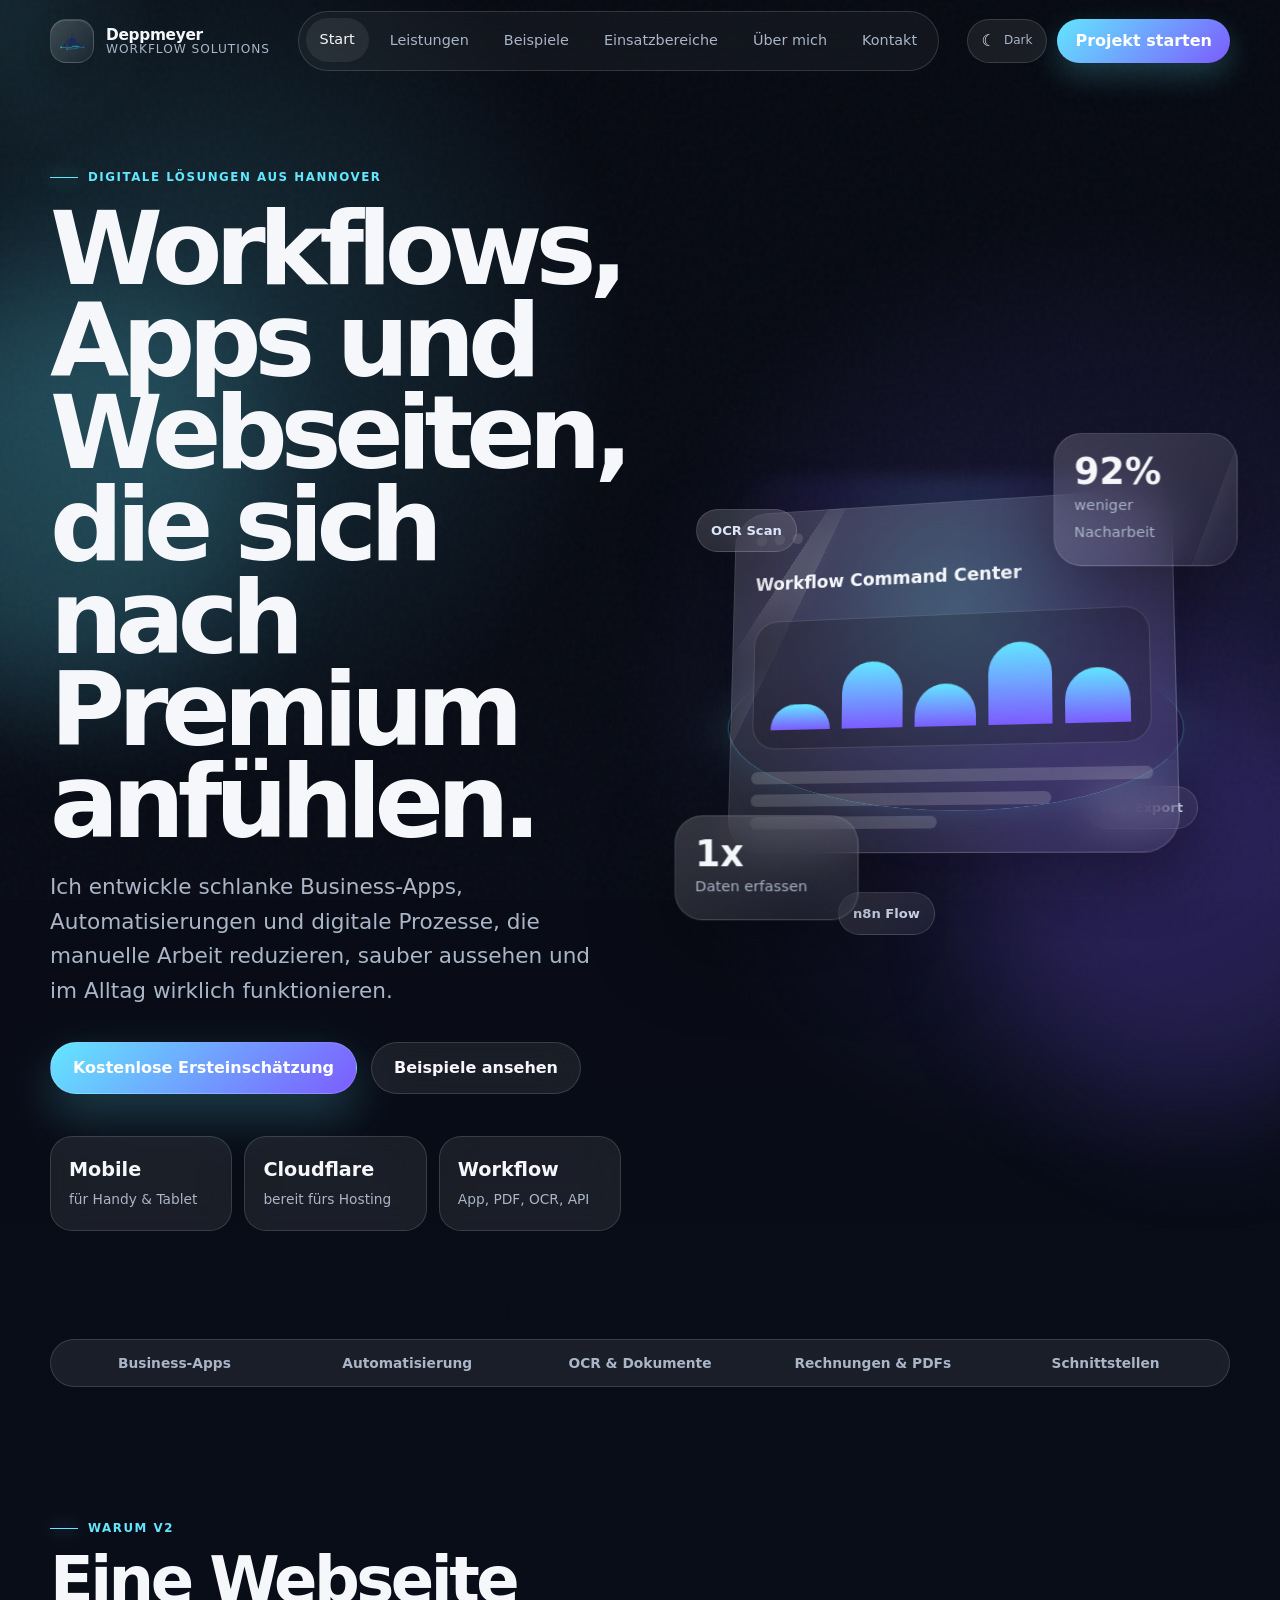
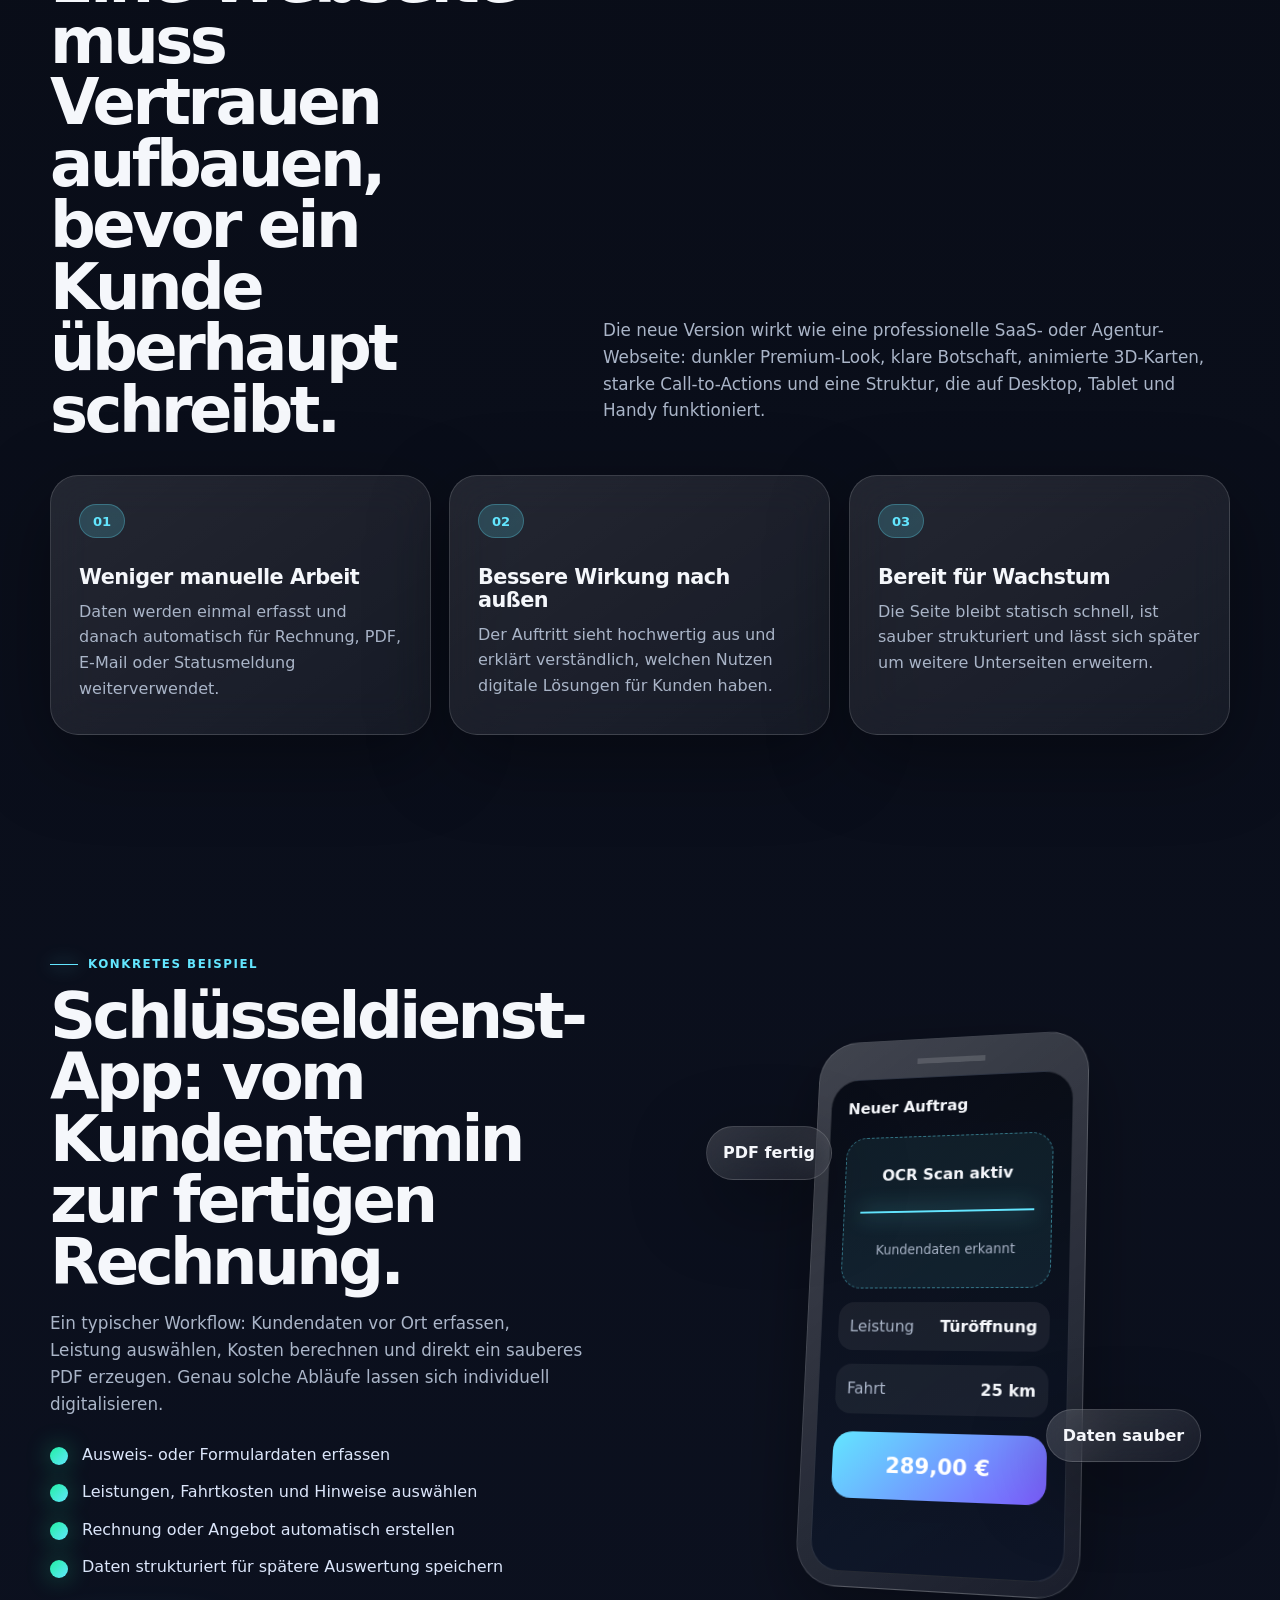
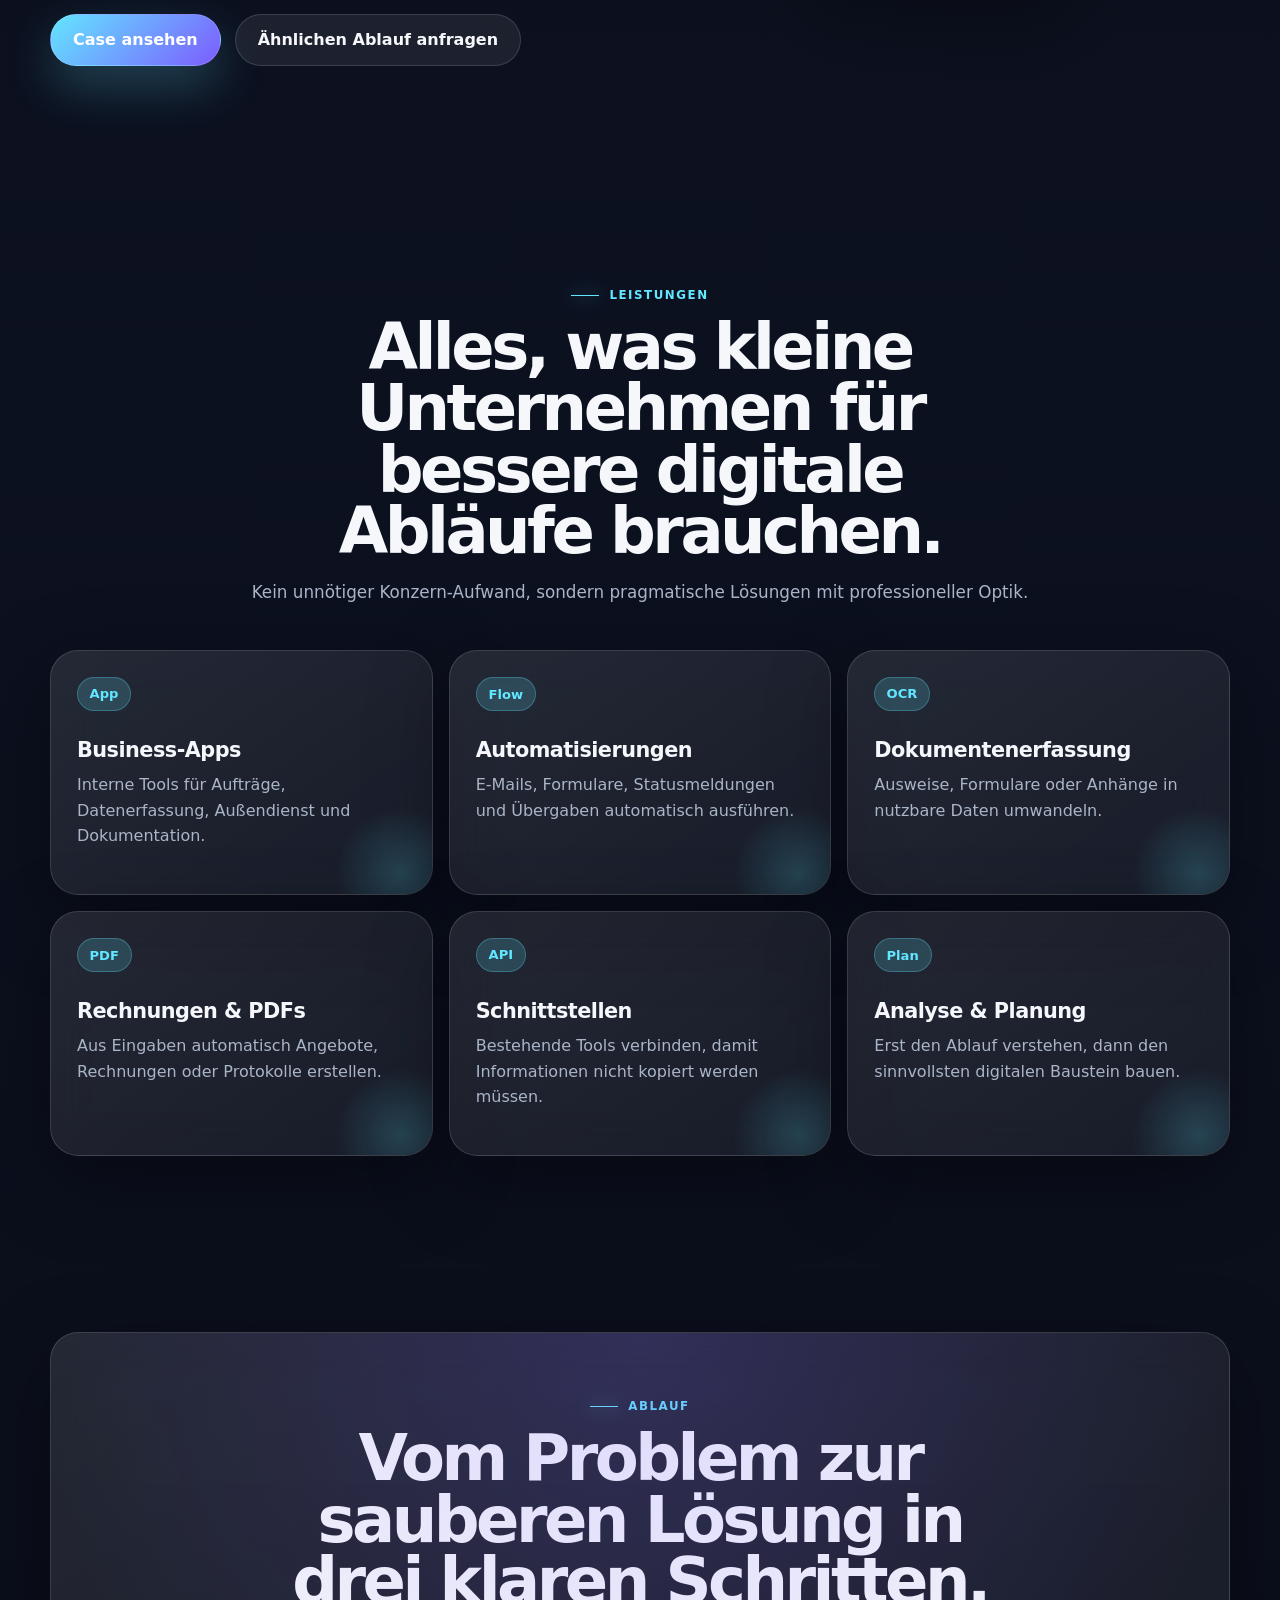
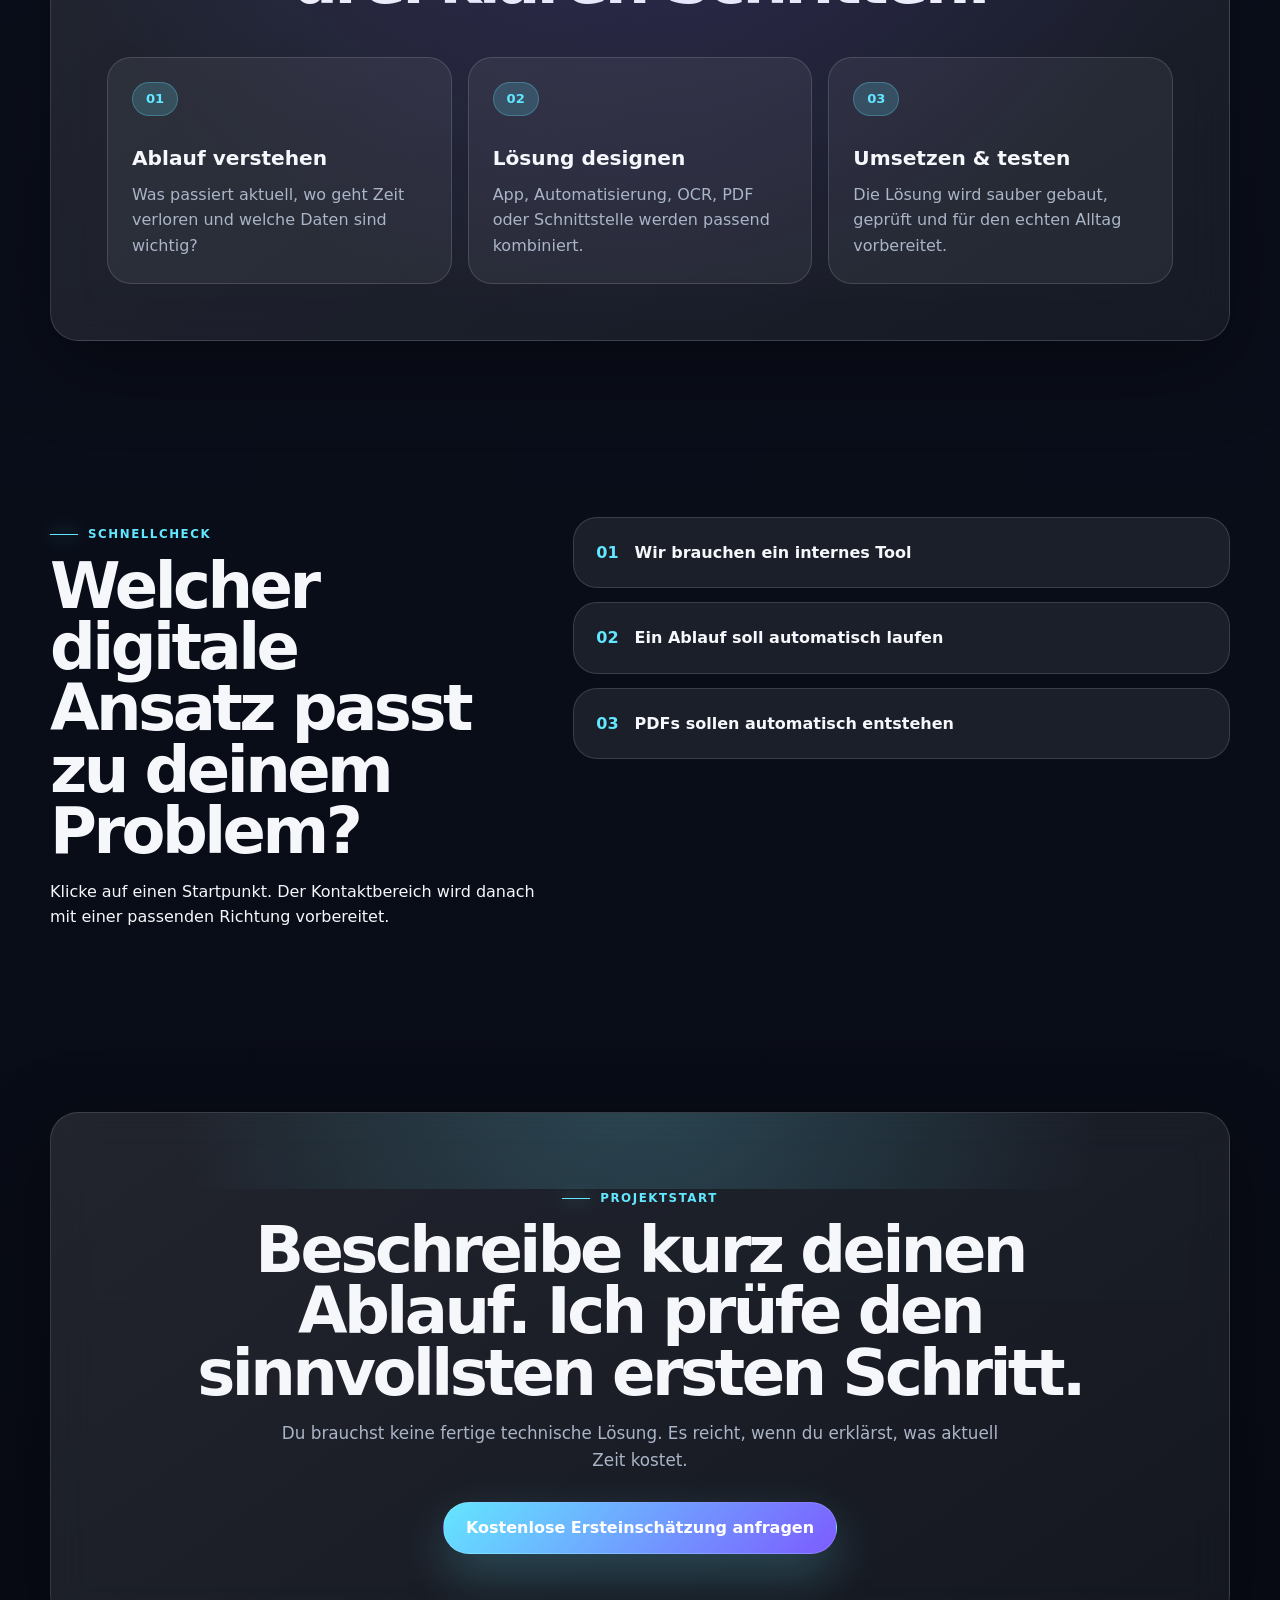
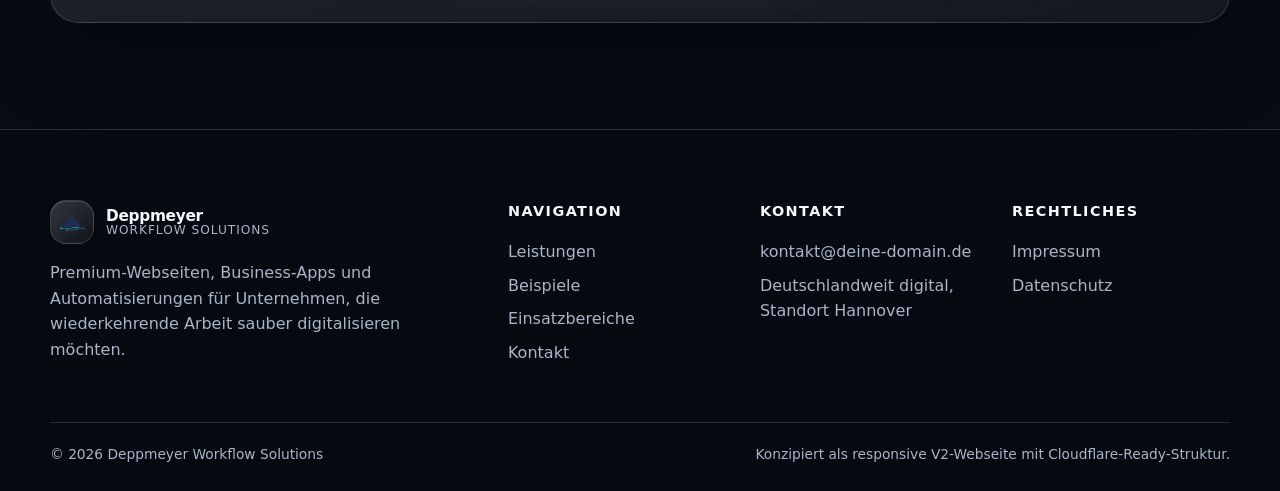
<file: index.html>
<!DOCTYPE html>
<html lang="de">
<head>
<meta charset="utf-8"/>
<meta name="viewport" content="width=device-width, initial-scale=1"/>
<title>Deppmeyer Workflow Solutions | Premium Business-Apps & Automatisierungen</title>
<meta name="description" content="Professionelle Business-Apps, Automatisierungen und digitale Workflows für Unternehmen, die manuelle Arbeit reduzieren und moderner auftreten möchten."/>
<link rel="preconnect" href="https://fonts.gstatic.com" crossorigin/>
<link href="css/styles.css" rel="stylesheet"/>
<link href="favicon.png" rel="icon" type="image/png"/>
<link href="favicon.ico" rel="shortcut icon"/>
<meta name="theme-color" content="#070a12"/>
<meta property="og:type" content="website"/>
<meta property="og:locale" content="de_DE"/>
<meta property="og:site_name" content="Deppmeyer Workflow Solutions"/>
<meta property="og:title" content="Deppmeyer Workflow Solutions | Premium Business-Apps & Automatisierungen"/>
<meta property="og:description" content="Professionelle Business-Apps, Automatisierungen und digitale Workflows für Unternehmen, die manuelle Arbeit reduzieren und moderner auftreten möchten."/>
<meta name="twitter:card" content="summary"/>
<meta name="twitter:title" content="Deppmeyer Workflow Solutions | Premium Business-Apps & Automatisierungen"/>
<meta name="twitter:description" content="Professionelle Business-Apps, Automatisierungen und digitale Workflows für Unternehmen, die manuelle Arbeit reduzieren und moderner auftreten möchten."/>
<script>try{const t=localStorage.getItem('deppmeyer-theme-v2')||'dark';document.documentElement.setAttribute('data-theme',t);document.documentElement.style.colorScheme=t;}catch(e){}</script>
</head>
<body class="page-shell" data-page="index.html">
<div class="site-noise" aria-hidden="true"></div>
<div class="orb orb-one" aria-hidden="true"></div>
<div class="orb orb-two" aria-hidden="true"></div>
<div class="scroll-progress" aria-hidden="true"></div>
<div class="cursor-glow" aria-hidden="true"></div>
<header class="topbar" data-topbar>
  <div class="container nav">
    <a class="brand" href="index.html" aria-label="Zur Startseite">
      <span class="brand-mark"><img src="assets/logo-icon.png" alt="" decoding="async"/></span>
      <span class="brand-copy"><strong>Deppmeyer</strong><span>Workflow Solutions</span></span>
    </a>
    <nav class="nav-links" aria-label="Hauptnavigation"><a class="active" href="index.html">Start</a><a class="" href="leistungen.html">Leistungen</a><a class="" href="beispiele.html">Beispiele</a><a class="" href="einsatzbereiche.html">Einsatzbereiche</a><a class="" href="ueber-mich.html">Über mich</a><a class="" href="kontakt.html">Kontakt</a></nav>
    <div class="nav-actions">
      <button class="theme-toggle" type="button" data-theme-toggle aria-label="Designmodus wechseln"><span data-theme-icon>☾</span><small data-theme-label>Dark</small></button>
      <a class="nav-cta" href="kontakt.html">Projekt starten</a>
      <button class="mobile-toggle" type="button" data-mobile-toggle aria-expanded="false" aria-label="Menü öffnen"><span></span><span></span></button>
    </div>
  </div>
  <div class="mobile-panel" data-mobile-panel>
    <div class="container mobile-panel-inner">
      <nav class="mobile-links" aria-label="Mobile Navigation"><a class="active" href="index.html">Start</a><a class="" href="leistungen.html">Leistungen</a><a class="" href="beispiele.html">Beispiele</a><a class="" href="einsatzbereiche.html">Einsatzbereiche</a><a class="" href="ueber-mich.html">Über mich</a><a class="" href="kontakt.html">Kontakt</a></nav>
      <a class="btn btn-full" href="kontakt.html">Kostenlose Ersteinschätzung</a>
    </div>
  </div>
</header>
<main id="main-content" tabindex="-1">
<section class="hero hero-home">
  <div class="container hero-grid">
    <div class="hero-copy reveal">
      <span class="eyebrow"><span></span>Digitale Lösungen aus Hannover</span>
      <h1>Workflows, Apps und Webseiten, die sich nach Premium anfühlen.</h1>
      <p class="hero-lead">Ich entwickle schlanke Business-Apps, Automatisierungen und digitale Prozesse, die manuelle Arbeit reduzieren, sauber aussehen und im Alltag wirklich funktionieren.</p>
      <div class="hero-actions">
        <a class="btn btn-primary magnetic" href="kontakt.html">Kostenlose Ersteinschätzung</a>
        <a class="btn btn-secondary magnetic" href="beispiele.html">Beispiele ansehen</a>
      </div>
      <div class="hero-metrics" aria-label="Projektvorteile">
        <div><strong>Mobile</strong><span>für Handy & Tablet</span></div>
        <div><strong>Cloudflare</strong><span>bereit fürs Hosting</span></div>
        <div><strong>Workflow</strong><span>App, PDF, OCR, API</span></div>
      </div>
    </div>
    <div class="hero-visual reveal delay-1" aria-hidden="true">
      <div class="holo-stage tilt-card" data-tilt>
        <div class="floating-chip chip-a">OCR Scan</div>
        <div class="floating-chip chip-b">PDF Export</div>
        <div class="floating-chip chip-c">n8n Flow</div>
        <div class="dashboard-card dashboard-main">
          <div class="dash-header"><span></span><span></span><span></span></div>
          <div class="dash-title">Workflow Command Center</div>
          <div class="dash-graph"><i></i><i></i><i></i><i></i><i></i></div>
          <div class="dash-list"><span></span><span></span><span></span></div>
        </div>
        <div class="mini-card mini-top"><strong>92%</strong><span>weniger Nacharbeit</span></div>
        <div class="mini-card mini-bottom"><strong>1x</strong><span>Daten erfassen</span></div>
        <div class="orbit-ring"></div>
      </div>
    </div>
  </div>
</section>

<section class="section logo-strip reveal" aria-label="Leistungsbereiche">
  <div class="container strip-grid">
    <span>Business-Apps</span><span>Automatisierung</span><span>OCR & Dokumente</span><span>Rechnungen & PDFs</span><span>Schnittstellen</span>
  </div>
</section>

<section class="section">
  <div class="container section-grid">
    <div class="section-kicker reveal">
      <span class="eyebrow"><span></span>Warum V2</span>
      <h2>Eine Webseite muss Vertrauen aufbauen, bevor ein Kunde überhaupt schreibt.</h2>
    </div>
    <div class="text-block reveal delay-1">
      <p>Die neue Version wirkt wie eine professionelle SaaS- oder Agentur-Webseite: dunkler Premium-Look, klare Botschaft, animierte 3D-Karten, starke Call-to-Actions und eine Struktur, die auf Desktop, Tablet und Handy funktioniert.</p>
    </div>
  </div>
  <div class="container card-grid three">
    <article class="glass-card reveal tilt-card" data-tilt><span class="card-number">01</span><h3>Weniger manuelle Arbeit</h3><p>Daten werden einmal erfasst und danach automatisch für Rechnung, PDF, E-Mail oder Statusmeldung weiterverwendet.</p></article>
    <article class="glass-card reveal delay-1 tilt-card" data-tilt><span class="card-number">02</span><h3>Bessere Wirkung nach außen</h3><p>Der Auftritt sieht hochwertig aus und erklärt verständlich, welchen Nutzen digitale Lösungen für Kunden haben.</p></article>
    <article class="glass-card reveal delay-2 tilt-card" data-tilt><span class="card-number">03</span><h3>Bereit für Wachstum</h3><p>Die Seite bleibt statisch schnell, ist sauber strukturiert und lässt sich später um weitere Unterseiten erweitern.</p></article>
  </div>
</section>

<section class="section feature-section">
  <div class="container feature-grid">
    <div class="feature-copy reveal">
      <span class="eyebrow"><span></span>Konkretes Beispiel</span>
      <h2>Schlüsseldienst-App: vom Kundentermin zur fertigen Rechnung.</h2>
      <p>Ein typischer Workflow: Kundendaten vor Ort erfassen, Leistung auswählen, Kosten berechnen und direkt ein sauberes PDF erzeugen. Genau solche Abläufe lassen sich individuell digitalisieren.</p>
      <ul class="check-list">
        <li>Ausweis- oder Formulardaten erfassen</li>
        <li>Leistungen, Fahrtkosten und Hinweise auswählen</li>
        <li>Rechnung oder Angebot automatisch erstellen</li>
        <li>Daten strukturiert für spätere Auswertung speichern</li>
      </ul>
      <div class="hero-actions"><a class="btn btn-primary" href="beispiele.html#schluesseldienst-app">Case ansehen</a><a class="btn btn-secondary" href="kontakt.html">Ähnlichen Ablauf anfragen</a></div>
    </div>
    <div class="device-scene reveal delay-1" aria-hidden="true">
      <div class="phone-3d tilt-card" data-tilt>
        <div class="phone-speaker"></div>
        <div class="phone-screen">
          <div class="app-top">Neuer Auftrag</div>
          <div class="scan-box"><span></span><strong>OCR Scan aktiv</strong><small>Kundendaten erkannt</small></div>
          <div class="app-row"><span>Leistung</span><strong>Türöffnung</strong></div>
          <div class="app-row"><span>Fahrt</span><strong>25 km</strong></div>
          <div class="app-total">289,00 €</div>
        </div>
      </div>
      <div class="device-note note-left">PDF fertig</div>
      <div class="device-note note-right">Daten sauber</div>
    </div>
  </div>
</section>

<section class="section">
  <div class="container section-head center reveal">
    <span class="eyebrow"><span></span>Leistungen</span>
    <h2>Alles, was kleine Unternehmen für bessere digitale Abläufe brauchen.</h2>
    <p>Kein unnötiger Konzern-Aufwand, sondern pragmatische Lösungen mit professioneller Optik.</p>
  </div>
  <div class="container service-grid">
    <a class="service-card reveal" href="leistungen.html#apps"><span>App</span><h3>Business-Apps</h3><p>Interne Tools für Aufträge, Datenerfassung, Außendienst und Dokumentation.</p></a>
    <a class="service-card reveal delay-1" href="leistungen.html#automatisierung"><span>Flow</span><h3>Automatisierungen</h3><p>E-Mails, Formulare, Statusmeldungen und Übergaben automatisch ausführen.</p></a>
    <a class="service-card reveal delay-2" href="leistungen.html#ocr"><span>OCR</span><h3>Dokumentenerfassung</h3><p>Ausweise, Formulare oder Anhänge in nutzbare Daten umwandeln.</p></a>
    <a class="service-card reveal" href="leistungen.html#pdf"><span>PDF</span><h3>Rechnungen & PDFs</h3><p>Aus Eingaben automatisch Angebote, Rechnungen oder Protokolle erstellen.</p></a>
    <a class="service-card reveal delay-1" href="leistungen.html#schnittstellen"><span>API</span><h3>Schnittstellen</h3><p>Bestehende Tools verbinden, damit Informationen nicht kopiert werden müssen.</p></a>
    <a class="service-card reveal delay-2" href="leistungen.html#analyse"><span>Plan</span><h3>Analyse & Planung</h3><p>Erst den Ablauf verstehen, dann den sinnvollsten digitalen Baustein bauen.</p></a>
  </div>
</section>

<section class="section dark-panel-section">
  <div class="container process-panel reveal">
    <div class="section-head center">
      <span class="eyebrow"><span></span>Ablauf</span>
      <h2>Vom Problem zur sauberen Lösung in drei klaren Schritten.</h2>
    </div>
    <div class="process-grid">
      <div><span>01</span><h3>Ablauf verstehen</h3><p>Was passiert aktuell, wo geht Zeit verloren und welche Daten sind wichtig?</p></div>
      <div><span>02</span><h3>Lösung designen</h3><p>App, Automatisierung, OCR, PDF oder Schnittstelle werden passend kombiniert.</p></div>
      <div><span>03</span><h3>Umsetzen & testen</h3><p>Die Lösung wird sauber gebaut, geprüft und für den echten Alltag vorbereitet.</p></div>
    </div>
  </div>
</section>

<section class="section quickcheck-section">
  <div class="container quickcheck-grid">
    <div class="reveal"><span class="eyebrow"><span></span>Schnellcheck</span><h2>Welcher digitale Ansatz passt zu deinem Problem?</h2><p>Klicke auf einen Startpunkt. Der Kontaktbereich wird danach mit einer passenden Richtung vorbereitet.</p></div>
    <div class="quickcheck-cards reveal delay-1">
      <button class="quick-card" data-prefill-topic="Individuelle App / internes Tool" data-prefill-message="Ich brauche eine individuelle App oder ein internes Tool, weil wir aktuell Daten mehrfach erfassen oder Abläufe manuell organisieren."><span>01</span>Wir brauchen ein internes Tool</button>
      <button class="quick-card" data-prefill-topic="Workflow-Automatisierung" data-prefill-message="Ich möchte einen wiederkehrenden Workflow automatisieren, zum Beispiel E-Mails, Formulare, Statusmeldungen oder Übergaben."><span>02</span>Ein Ablauf soll automatisch laufen</button>
      <button class="quick-card" data-prefill-topic="Rechnung / Angebot / PDF-Erstellung" data-prefill-message="Ich möchte aus einmal erfassten Daten automatisch Rechnungen, Angebote oder PDF-Dokumente erstellen lassen."><span>03</span>PDFs sollen automatisch entstehen</button>
    </div>
  </div>
</section>

<section class="section final-cta reveal">
  <div class="container cta-card tilt-card" data-tilt>
    <span class="eyebrow"><span></span>Projektstart</span>
    <h2>Beschreibe kurz deinen Ablauf. Ich prüfe den sinnvollsten ersten Schritt.</h2>
    <p>Du brauchst keine fertige technische Lösung. Es reicht, wenn du erklärst, was aktuell Zeit kostet.</p>
    <a class="btn btn-primary" href="kontakt.html">Kostenlose Ersteinschätzung anfragen</a>
  </div>
</section>
</main>
<footer class="footer">
  <div class="container footer-grid">
    <div class="footer-main">
      <a class="footer-brand" href="index.html" aria-label="Startseite">
        <span class="brand-mark"><img src="assets/logo-icon.png" alt="" decoding="async"/></span>
        <span class="brand-copy"><strong>Deppmeyer</strong><span>Workflow Solutions</span></span>
      </a>
      <p>Premium-Webseiten, Business-Apps und Automatisierungen für Unternehmen, die wiederkehrende Arbeit sauber digitalisieren möchten.</p>
    </div>
    <div class="footer-col">
      <h3>Navigation</h3>
      <a href="leistungen.html">Leistungen</a>
      <a href="beispiele.html">Beispiele</a>
      <a href="einsatzbereiche.html">Einsatzbereiche</a>
      <a href="kontakt.html">Kontakt</a>
    </div>
    <div class="footer-col">
      <h3>Kontakt</h3>
      <a data-config="email" href="mailto:kontakt@deine-domain.de">kontakt@deine-domain.de</a>
      <a data-config="phone" href=""></a>
      <span data-config="location">Deutschlandweit digital, Standort Hannover</span>
    </div>
    <div class="footer-col">
      <h3>Rechtliches</h3>
      <a href="impressum.html">Impressum</a>
      <a href="datenschutz.html">Datenschutz</a>
    </div>
  </div>
  <div class="container footer-bottom">
    <span>© <span data-year></span> <span data-config="companyName">Deppmeyer Workflow Solutions</span></span>
    <span>Konzipiert als responsive V2-Webseite mit Cloudflare-Ready-Struktur.</span>
  </div>
</footer>
<script src="site-config.js"></script>
<script src="js/script.js"></script>
</body>
</html>
</file>
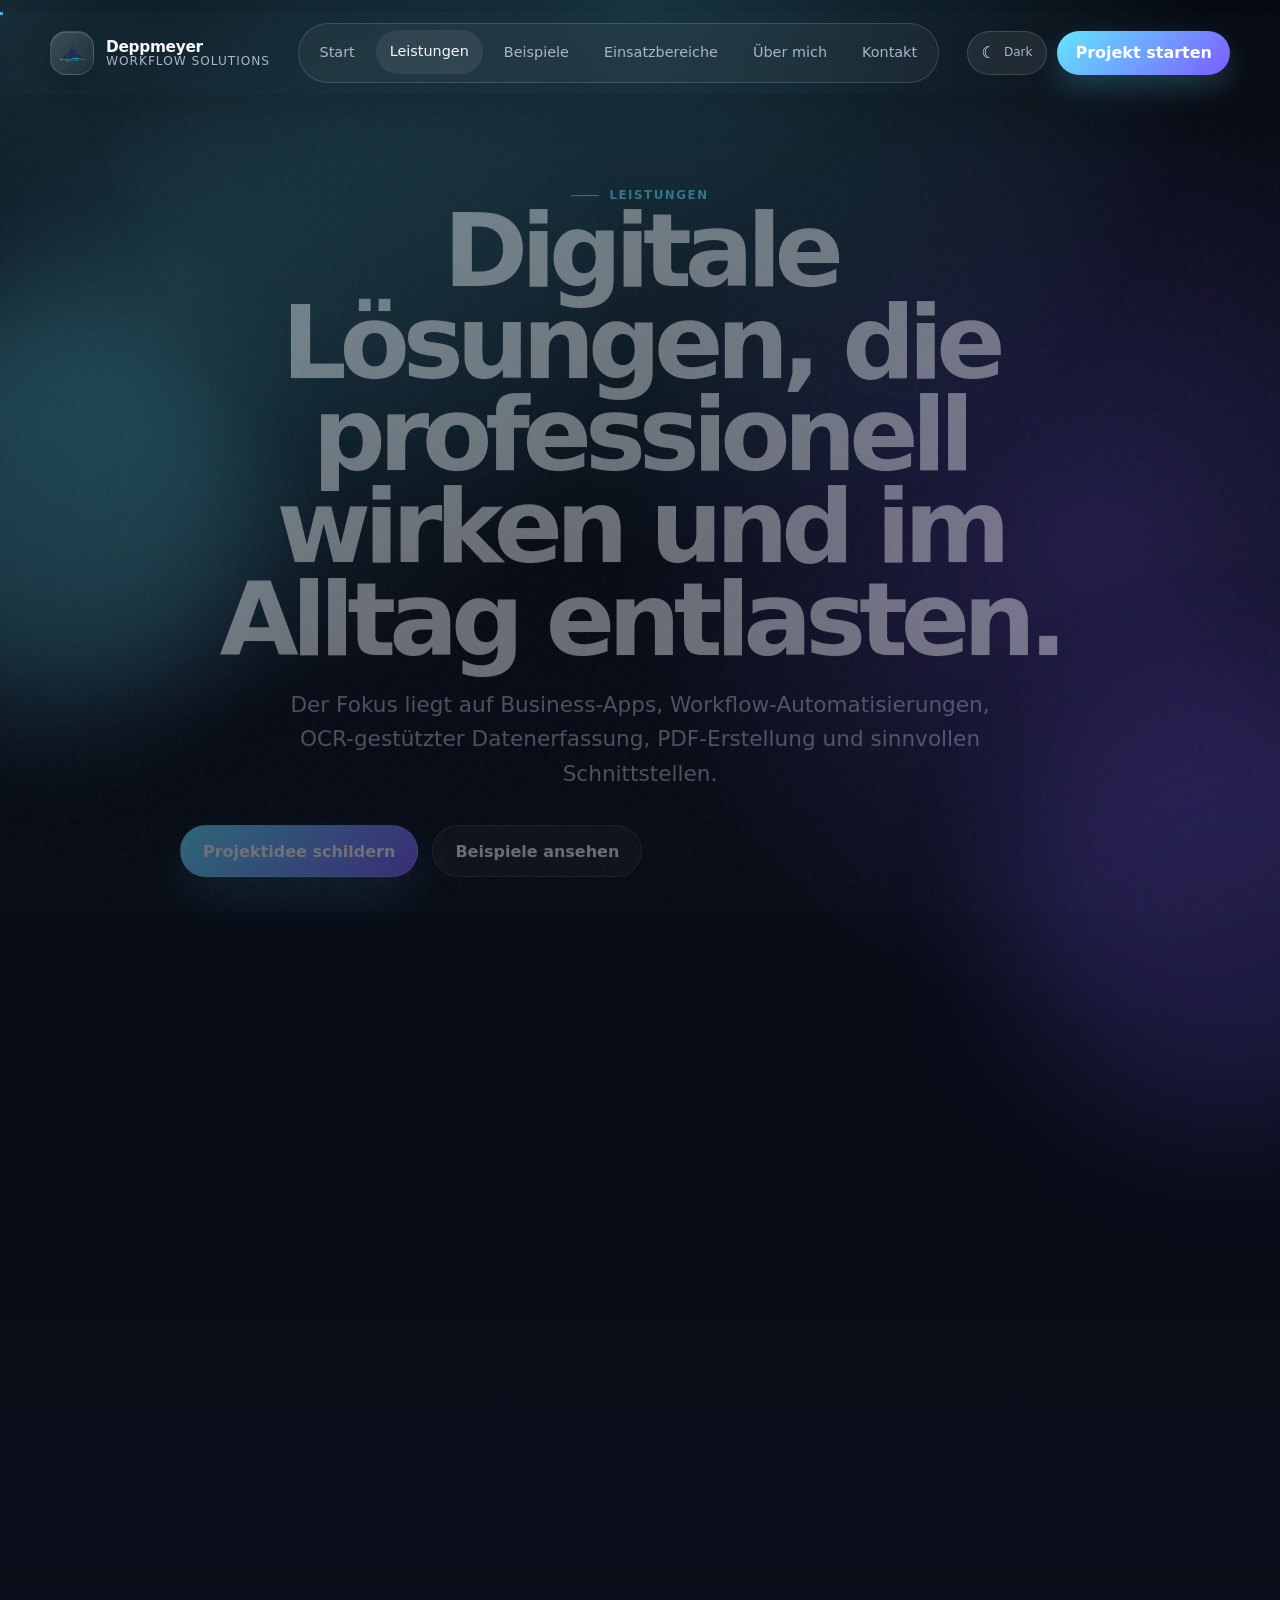
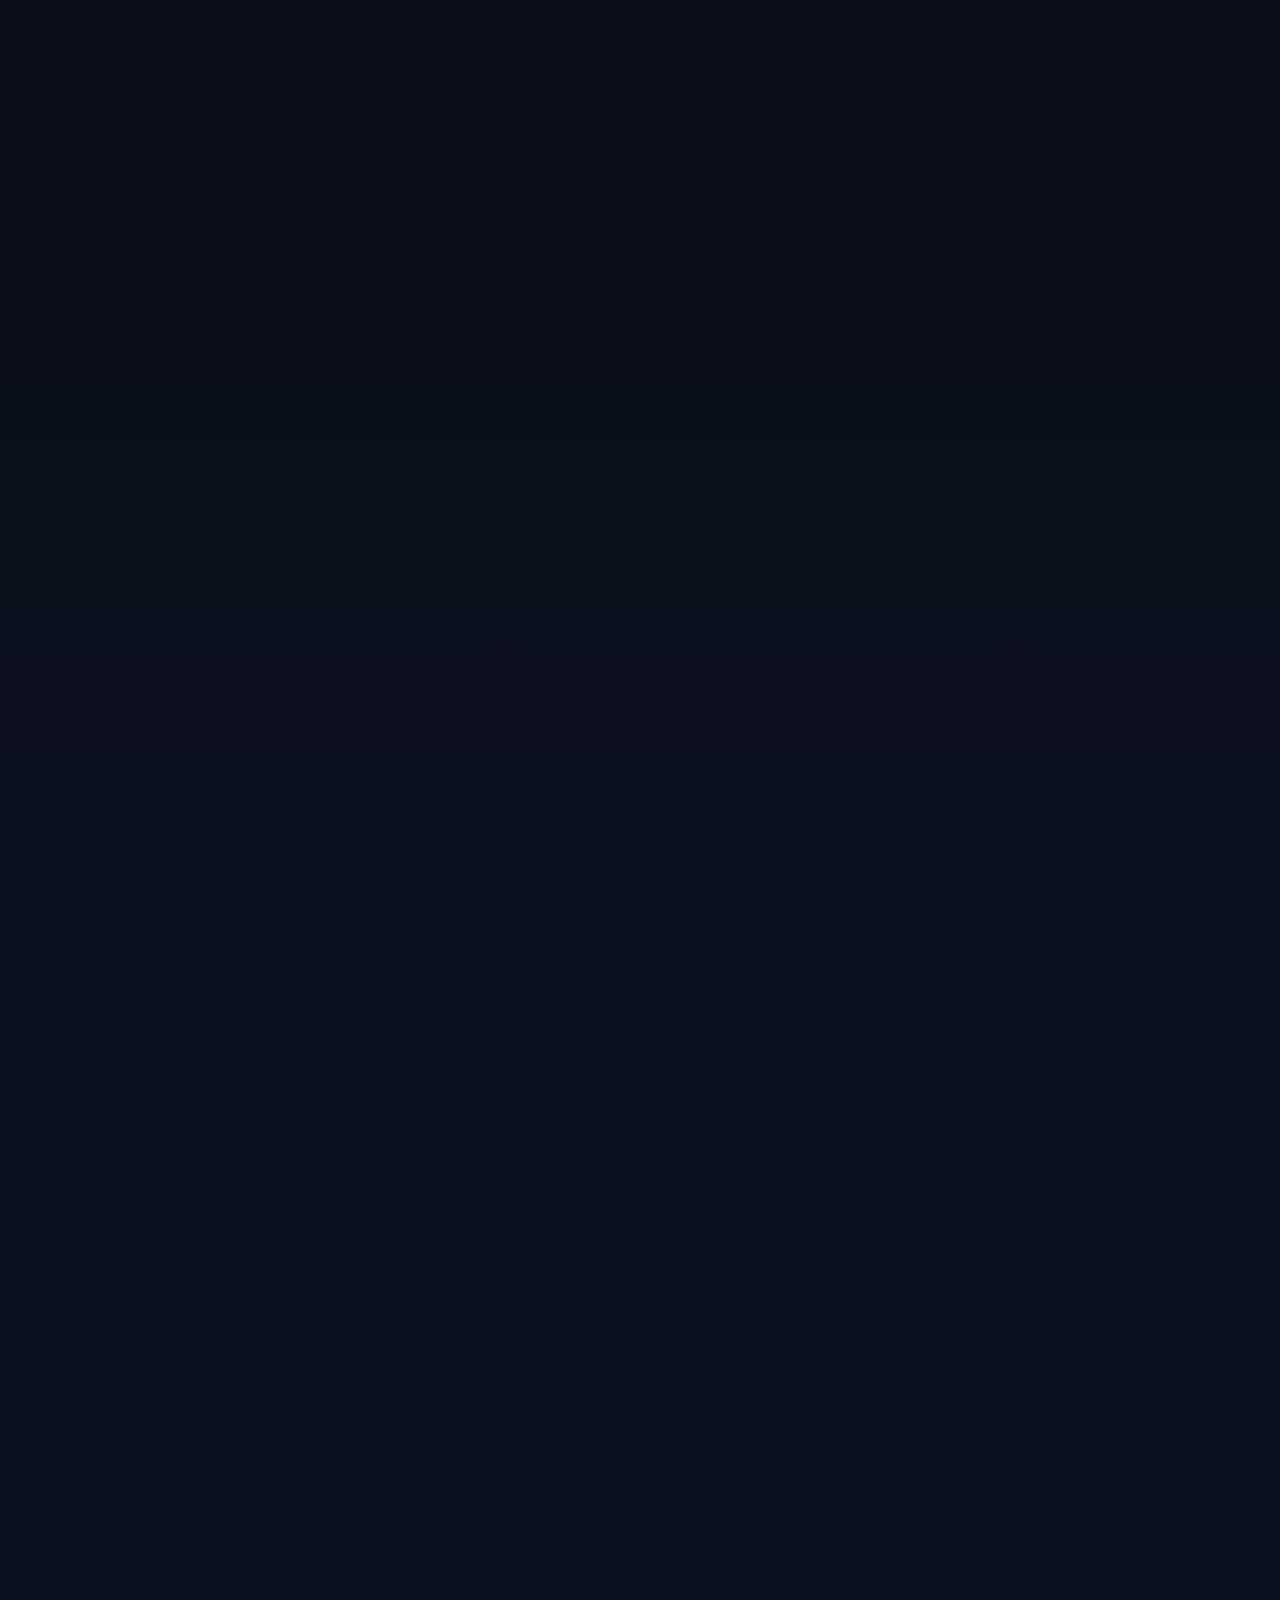
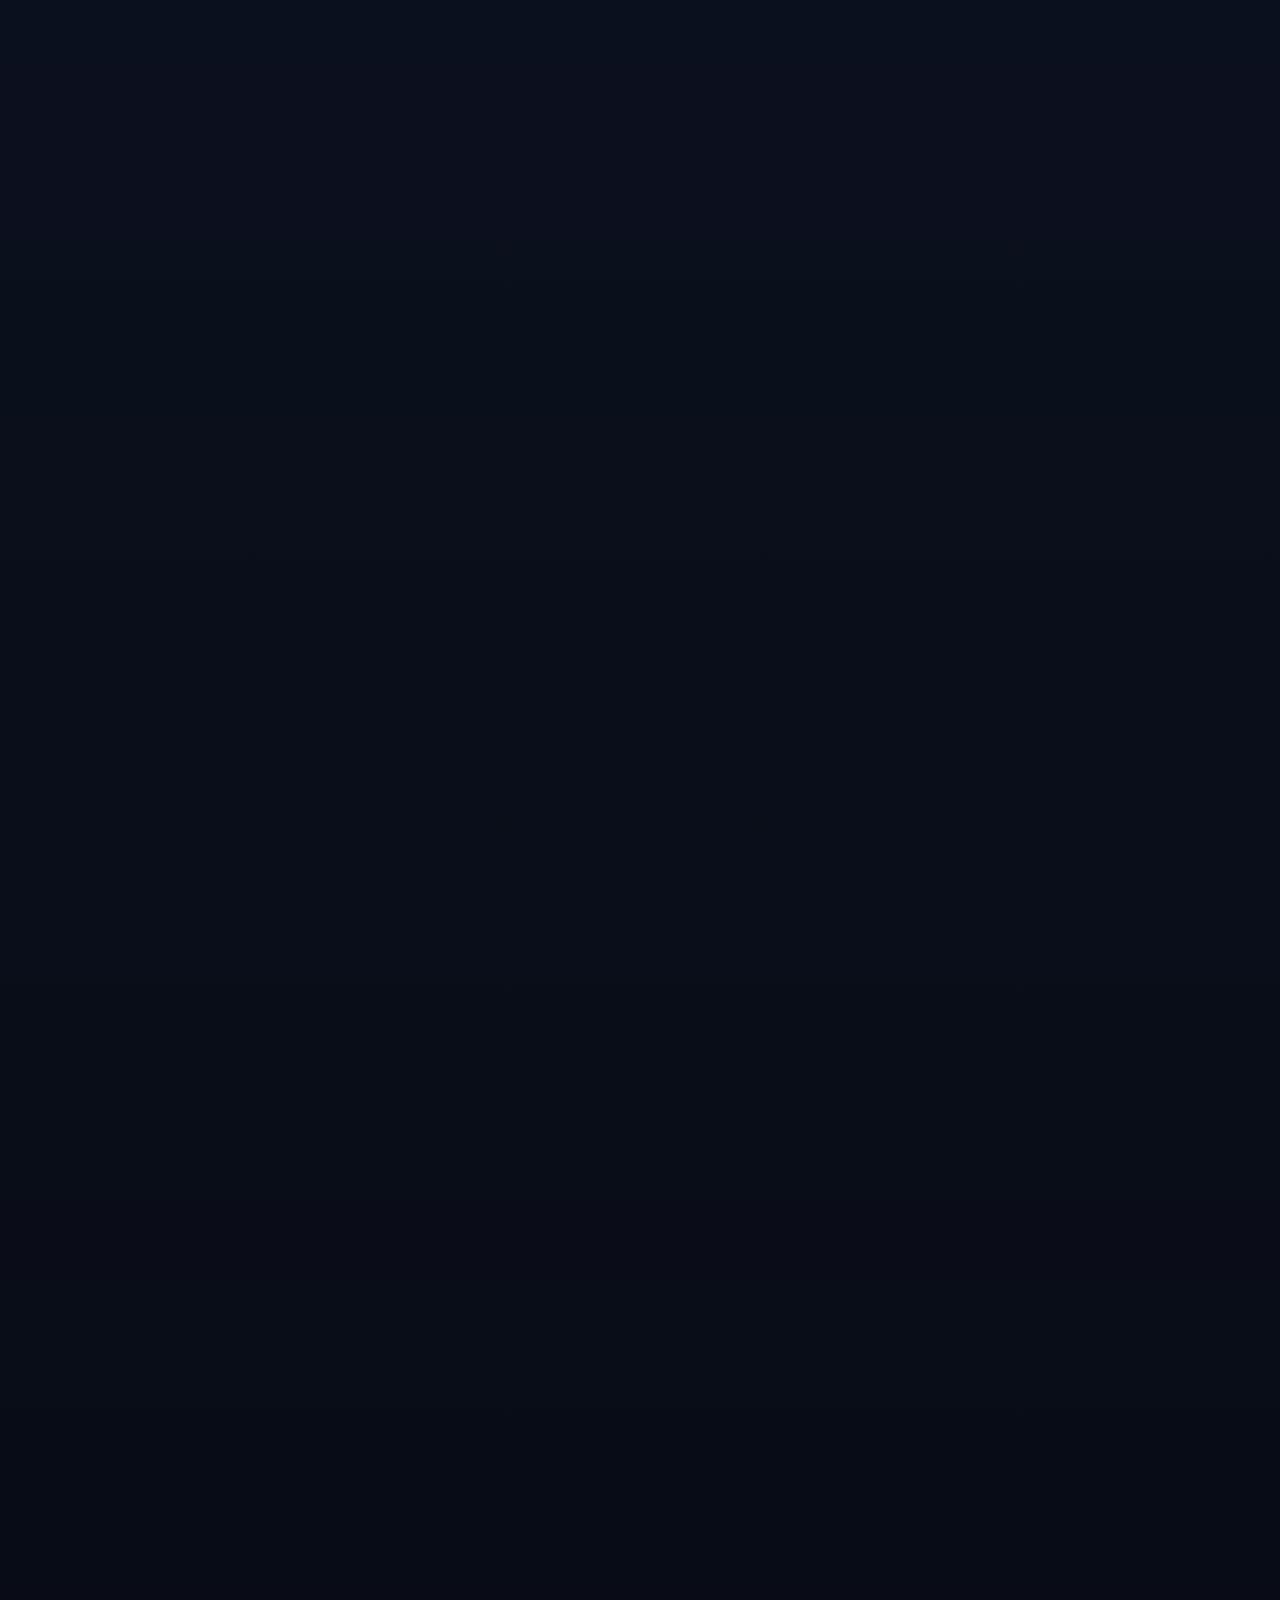
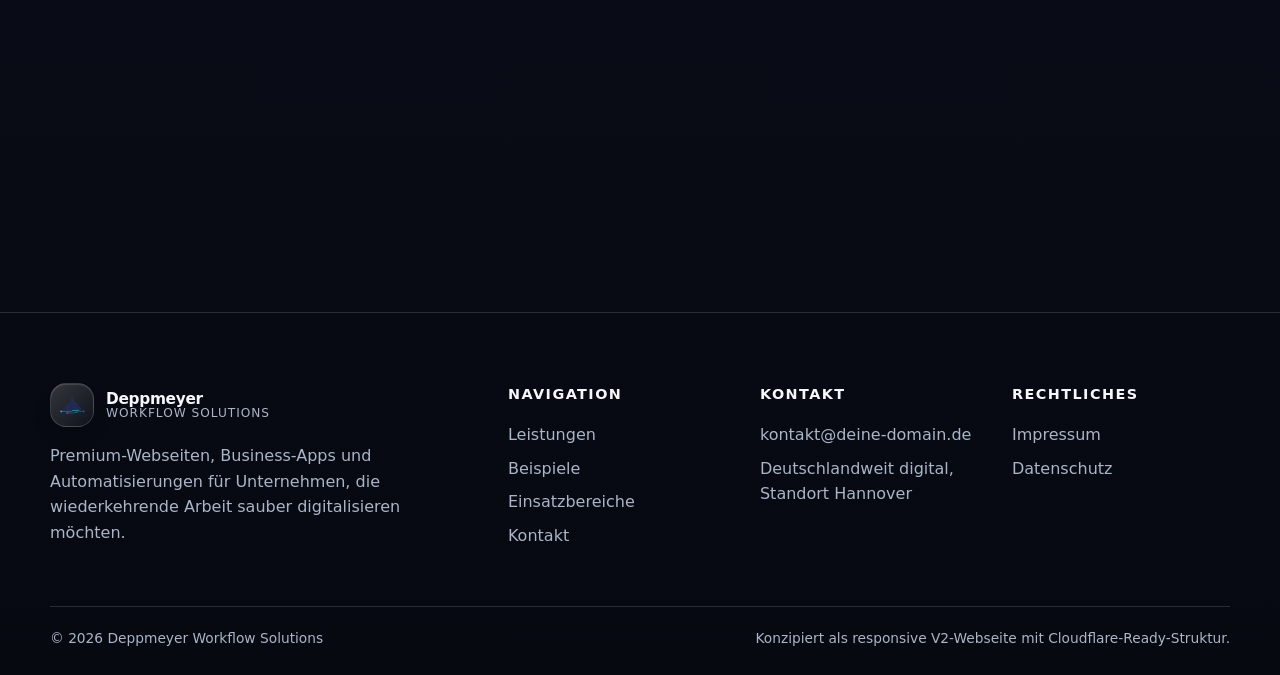
<file: ablauf.html>
<!DOCTYPE html>
<html lang="de"><head><meta charset="utf-8"/><meta name="viewport" content="width=device-width, initial-scale=1"/><meta http-equiv="refresh" content="0; url=leistungen.html#ablauf-drei-schritte"/><title>Ablauf | Weiterleitung</title><link href="css/styles.css" rel="stylesheet"/><link href="favicon.png" rel="icon" type="image/png"/></head><body class="page-shell"><main class="redirect-page"><div class="container cta-card"><span class="eyebrow"><span></span>Weiterleitung</span><h1>Der Ablauf ist jetzt bei den Leistungen integriert.</h1><p>Du wirst automatisch weitergeleitet.</p><div class="hero-actions"><a class="btn btn-primary" href="leistungen.html#ablauf-drei-schritte">Zum Ablauf</a><a class="btn btn-secondary" href="index.html">Zur Startseite</a></div></div></main></body></html>
</file>
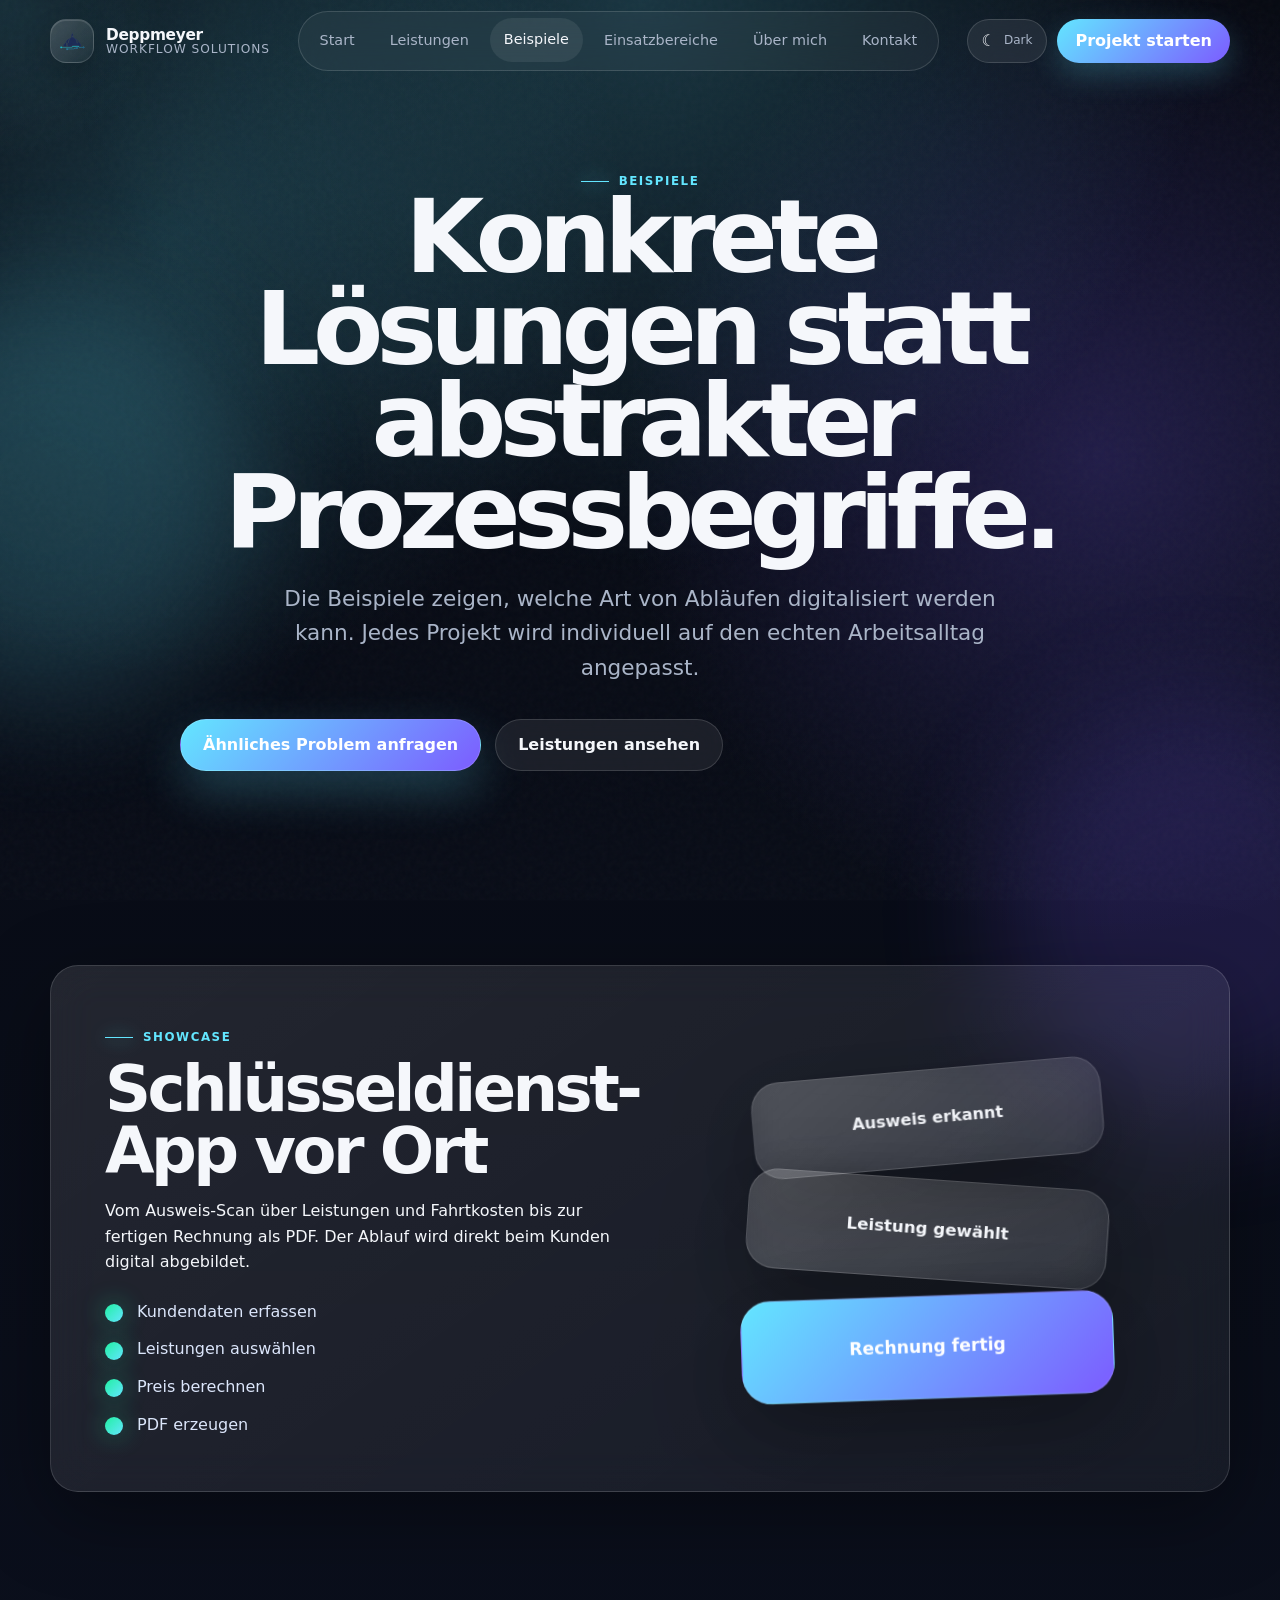
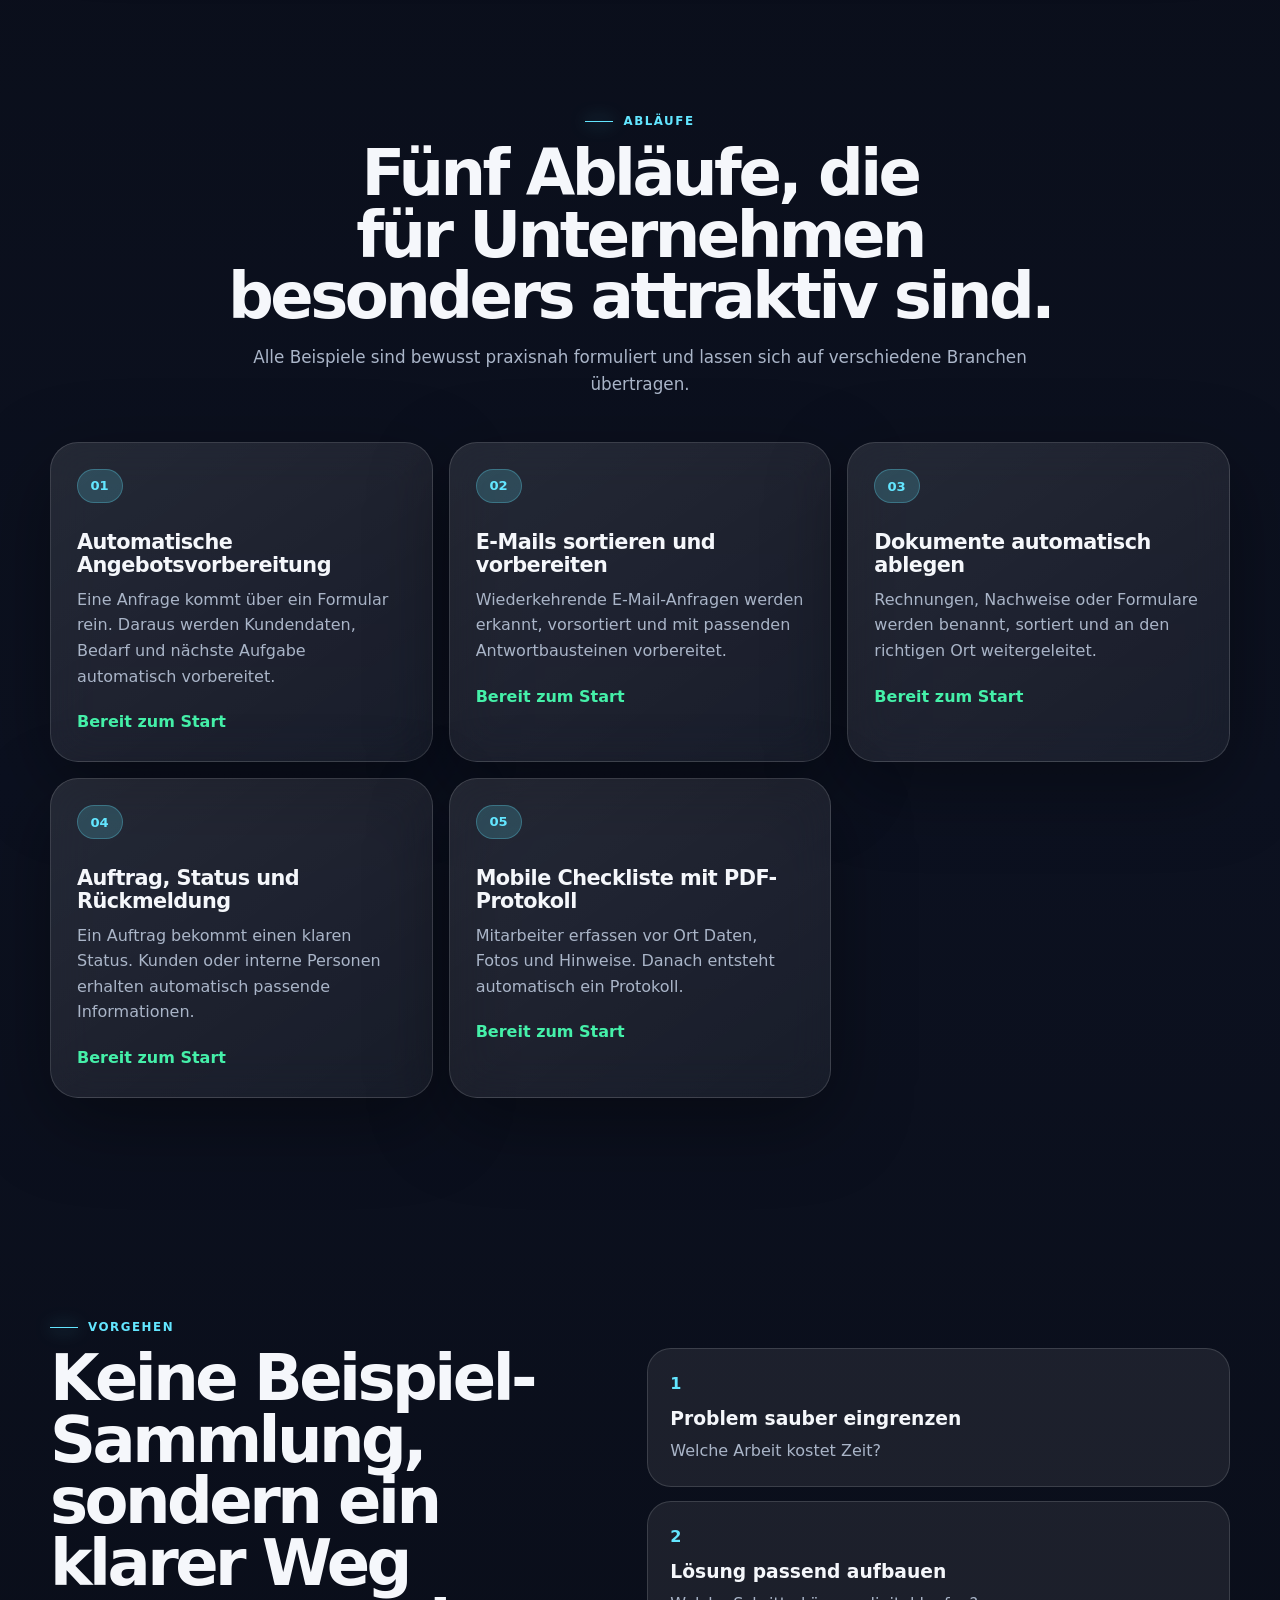
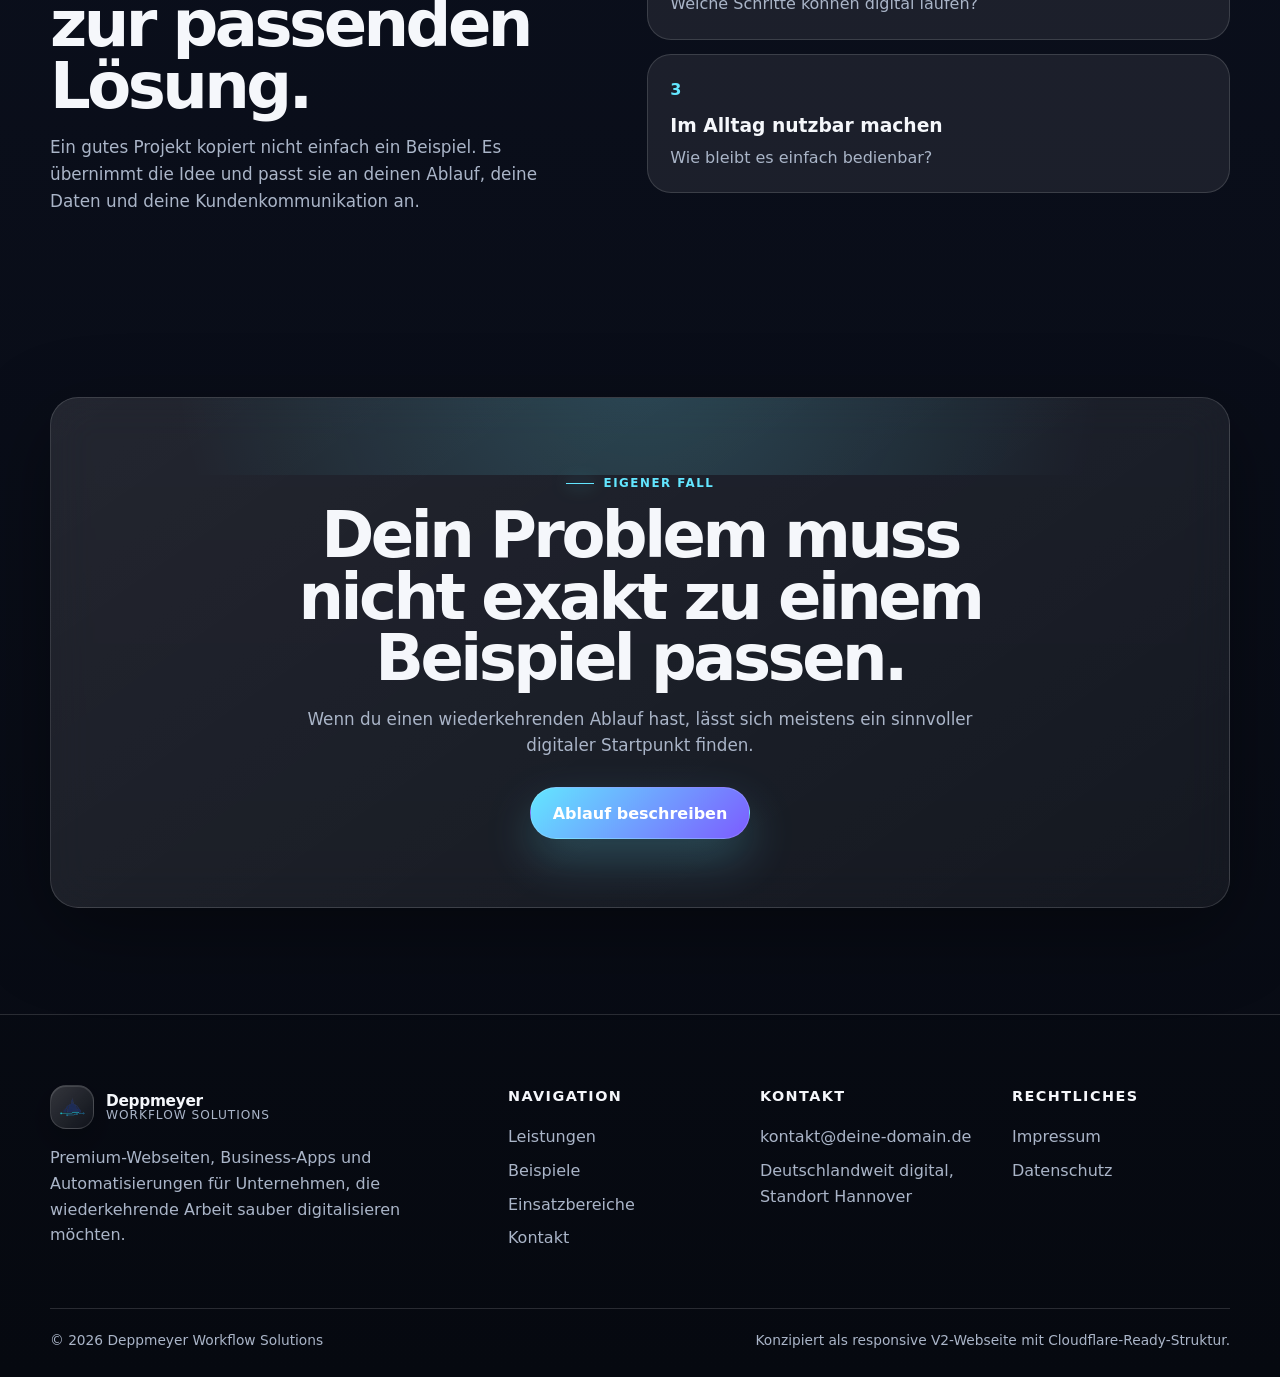
<file: beispiele.html>
<!DOCTYPE html>
<html lang="de">
<head>
<meta charset="utf-8"/>
<meta name="viewport" content="width=device-width, initial-scale=1"/>
<title>Beispiele | Deppmeyer Workflow Solutions</title>
<meta name="description" content="Konkrete Beispiele für digitale Workflows: Schlüsseldienst-App, automatische Angebote, E-Mail-Sortierung, Dokumentenablage und mobile Protokolle."/>
<link rel="preconnect" href="https://fonts.gstatic.com" crossorigin/>
<link href="css/styles.css" rel="stylesheet"/>
<link href="favicon.png" rel="icon" type="image/png"/>
<link href="favicon.ico" rel="shortcut icon"/>
<meta name="theme-color" content="#070a12"/>
<meta property="og:type" content="website"/>
<meta property="og:locale" content="de_DE"/>
<meta property="og:site_name" content="Deppmeyer Workflow Solutions"/>
<meta property="og:title" content="Beispiele | Deppmeyer Workflow Solutions"/>
<meta property="og:description" content="Konkrete Beispiele für digitale Workflows: Schlüsseldienst-App, automatische Angebote, E-Mail-Sortierung, Dokumentenablage und mobile Protokolle."/>
<meta name="twitter:card" content="summary"/>
<meta name="twitter:title" content="Beispiele | Deppmeyer Workflow Solutions"/>
<meta name="twitter:description" content="Konkrete Beispiele für digitale Workflows: Schlüsseldienst-App, automatische Angebote, E-Mail-Sortierung, Dokumentenablage und mobile Protokolle."/>
<script>try{const t=localStorage.getItem('deppmeyer-theme-v2')||'dark';document.documentElement.setAttribute('data-theme',t);document.documentElement.style.colorScheme=t;}catch(e){}</script>
</head>
<body class="page-shell" data-page="beispiele.html">
<div class="site-noise" aria-hidden="true"></div>
<div class="orb orb-one" aria-hidden="true"></div>
<div class="orb orb-two" aria-hidden="true"></div>
<div class="scroll-progress" aria-hidden="true"></div>
<div class="cursor-glow" aria-hidden="true"></div>
<header class="topbar" data-topbar>
  <div class="container nav">
    <a class="brand" href="index.html" aria-label="Zur Startseite">
      <span class="brand-mark"><img src="assets/logo-icon.png" alt="" decoding="async"/></span>
      <span class="brand-copy"><strong>Deppmeyer</strong><span>Workflow Solutions</span></span>
    </a>
    <nav class="nav-links" aria-label="Hauptnavigation"><a class="" href="index.html">Start</a><a class="" href="leistungen.html">Leistungen</a><a class="active" href="beispiele.html">Beispiele</a><a class="" href="einsatzbereiche.html">Einsatzbereiche</a><a class="" href="ueber-mich.html">Über mich</a><a class="" href="kontakt.html">Kontakt</a></nav>
    <div class="nav-actions">
      <button class="theme-toggle" type="button" data-theme-toggle aria-label="Designmodus wechseln"><span data-theme-icon>☾</span><small data-theme-label>Dark</small></button>
      <a class="nav-cta" href="kontakt.html">Projekt starten</a>
      <button class="mobile-toggle" type="button" data-mobile-toggle aria-expanded="false" aria-label="Menü öffnen"><span></span><span></span></button>
    </div>
  </div>
  <div class="mobile-panel" data-mobile-panel>
    <div class="container mobile-panel-inner">
      <nav class="mobile-links" aria-label="Mobile Navigation"><a class="" href="index.html">Start</a><a class="" href="leistungen.html">Leistungen</a><a class="active" href="beispiele.html">Beispiele</a><a class="" href="einsatzbereiche.html">Einsatzbereiche</a><a class="" href="ueber-mich.html">Über mich</a><a class="" href="kontakt.html">Kontakt</a></nav>
      <a class="btn btn-full" href="kontakt.html">Kostenlose Ersteinschätzung</a>
    </div>
  </div>
</header>
<main id="main-content" tabindex="-1">
<section class="page-hero"><div class="container narrow reveal"><span class="eyebrow"><span></span>Beispiele</span><h1>Konkrete Lösungen statt abstrakter Prozessbegriffe.</h1><p>Die Beispiele zeigen, welche Art von Abläufen digitalisiert werden kann. Jedes Projekt wird individuell auf den echten Arbeitsalltag angepasst.</p><div class="hero-actions"><a class="btn btn-primary" href="kontakt.html">Ähnliches Problem anfragen</a><a class="btn btn-secondary" href="leistungen.html">Leistungen ansehen</a></div></div></section>
<section class="section" id="schluesseldienst-app"><div class="container case-hero reveal"><div><span class="eyebrow"><span></span>Showcase</span><h2>Schlüsseldienst-App vor Ort</h2><p>Vom Ausweis-Scan über Leistungen und Fahrtkosten bis zur fertigen Rechnung als PDF. Der Ablauf wird direkt beim Kunden digital abgebildet.</p><ul class="check-list"><li>Kundendaten erfassen</li><li>Leistungen auswählen</li><li>Preis berechnen</li><li>PDF erzeugen</li></ul></div><div class="case-stack" aria-hidden="true"><div class="case-card card-one">Ausweis erkannt</div><div class="case-card card-two">Leistung gewählt</div><div class="case-card card-three">Rechnung fertig</div></div></div></section>
<section class="section"><div class="container section-head center reveal"><span class="eyebrow"><span></span>Abläufe</span><h2>Fünf Abläufe, die für Unternehmen besonders attraktiv sind.</h2><p>Alle Beispiele sind bewusst praxisnah formuliert und lassen sich auf verschiedene Branchen übertragen.</p></div><div class="container example-grid">
  <article class="example-card reveal"><span>01</span><h3>Automatische Angebotsvorbereitung</h3><p>Eine Anfrage kommt über ein Formular rein. Daraus werden Kundendaten, Bedarf und nächste Aufgabe automatisch vorbereitet.</p><b>Bereit zum Start</b></article>
  <article class="example-card reveal delay-1"><span>02</span><h3>E-Mails sortieren und vorbereiten</h3><p>Wiederkehrende E-Mail-Anfragen werden erkannt, vorsortiert und mit passenden Antwortbausteinen vorbereitet.</p><b>Bereit zum Start</b></article>
  <article class="example-card reveal delay-2"><span>03</span><h3>Dokumente automatisch ablegen</h3><p>Rechnungen, Nachweise oder Formulare werden benannt, sortiert und an den richtigen Ort weitergeleitet.</p><b>Bereit zum Start</b></article>
  <article class="example-card reveal"><span>04</span><h3>Auftrag, Status und Rückmeldung</h3><p>Ein Auftrag bekommt einen klaren Status. Kunden oder interne Personen erhalten automatisch passende Informationen.</p><b>Bereit zum Start</b></article>
  <article class="example-card reveal delay-1"><span>05</span><h3>Mobile Checkliste mit PDF-Protokoll</h3><p>Mitarbeiter erfassen vor Ort Daten, Fotos und Hinweise. Danach entsteht automatisch ein Protokoll.</p><b>Bereit zum Start</b></article>
</div></section>
<section class="section feature-section"><div class="container feature-grid"><div class="feature-copy reveal"><span class="eyebrow"><span></span>Vorgehen</span><h2>Keine Beispiel-Sammlung, sondern ein klarer Weg zur passenden Lösung.</h2><p>Ein gutes Projekt kopiert nicht einfach ein Beispiel. Es übernimmt die Idee und passt sie an deinen Ablauf, deine Daten und deine Kundenkommunikation an.</p></div><div class="stacked-steps reveal delay-1"><div><span>1</span><h3>Problem sauber eingrenzen</h3><p>Welche Arbeit kostet Zeit?</p></div><div><span>2</span><h3>Lösung passend aufbauen</h3><p>Welche Schritte können digital laufen?</p></div><div><span>3</span><h3>Im Alltag nutzbar machen</h3><p>Wie bleibt es einfach bedienbar?</p></div></div></div></section>
<section class="section final-cta reveal"><div class="container cta-card"><span class="eyebrow"><span></span>Eigener Fall</span><h2>Dein Problem muss nicht exakt zu einem Beispiel passen.</h2><p>Wenn du einen wiederkehrenden Ablauf hast, lässt sich meistens ein sinnvoller digitaler Startpunkt finden.</p><a class="btn btn-primary" href="kontakt.html">Ablauf beschreiben</a></div></section>
</main>
<footer class="footer">
  <div class="container footer-grid">
    <div class="footer-main">
      <a class="footer-brand" href="index.html" aria-label="Startseite">
        <span class="brand-mark"><img src="assets/logo-icon.png" alt="" decoding="async"/></span>
        <span class="brand-copy"><strong>Deppmeyer</strong><span>Workflow Solutions</span></span>
      </a>
      <p>Premium-Webseiten, Business-Apps und Automatisierungen für Unternehmen, die wiederkehrende Arbeit sauber digitalisieren möchten.</p>
    </div>
    <div class="footer-col">
      <h3>Navigation</h3>
      <a href="leistungen.html">Leistungen</a>
      <a href="beispiele.html">Beispiele</a>
      <a href="einsatzbereiche.html">Einsatzbereiche</a>
      <a href="kontakt.html">Kontakt</a>
    </div>
    <div class="footer-col">
      <h3>Kontakt</h3>
      <a data-config="email" href="mailto:kontakt@deine-domain.de">kontakt@deine-domain.de</a>
      <a data-config="phone" href=""></a>
      <span data-config="location">Deutschlandweit digital, Standort Hannover</span>
    </div>
    <div class="footer-col">
      <h3>Rechtliches</h3>
      <a href="impressum.html">Impressum</a>
      <a href="datenschutz.html">Datenschutz</a>
    </div>
  </div>
  <div class="container footer-bottom">
    <span>© <span data-year></span> <span data-config="companyName">Deppmeyer Workflow Solutions</span></span>
    <span>Konzipiert als responsive V2-Webseite mit Cloudflare-Ready-Struktur.</span>
  </div>
</footer>
<script src="site-config.js"></script>
<script src="js/script.js"></script>
</body>
</html>
</file>
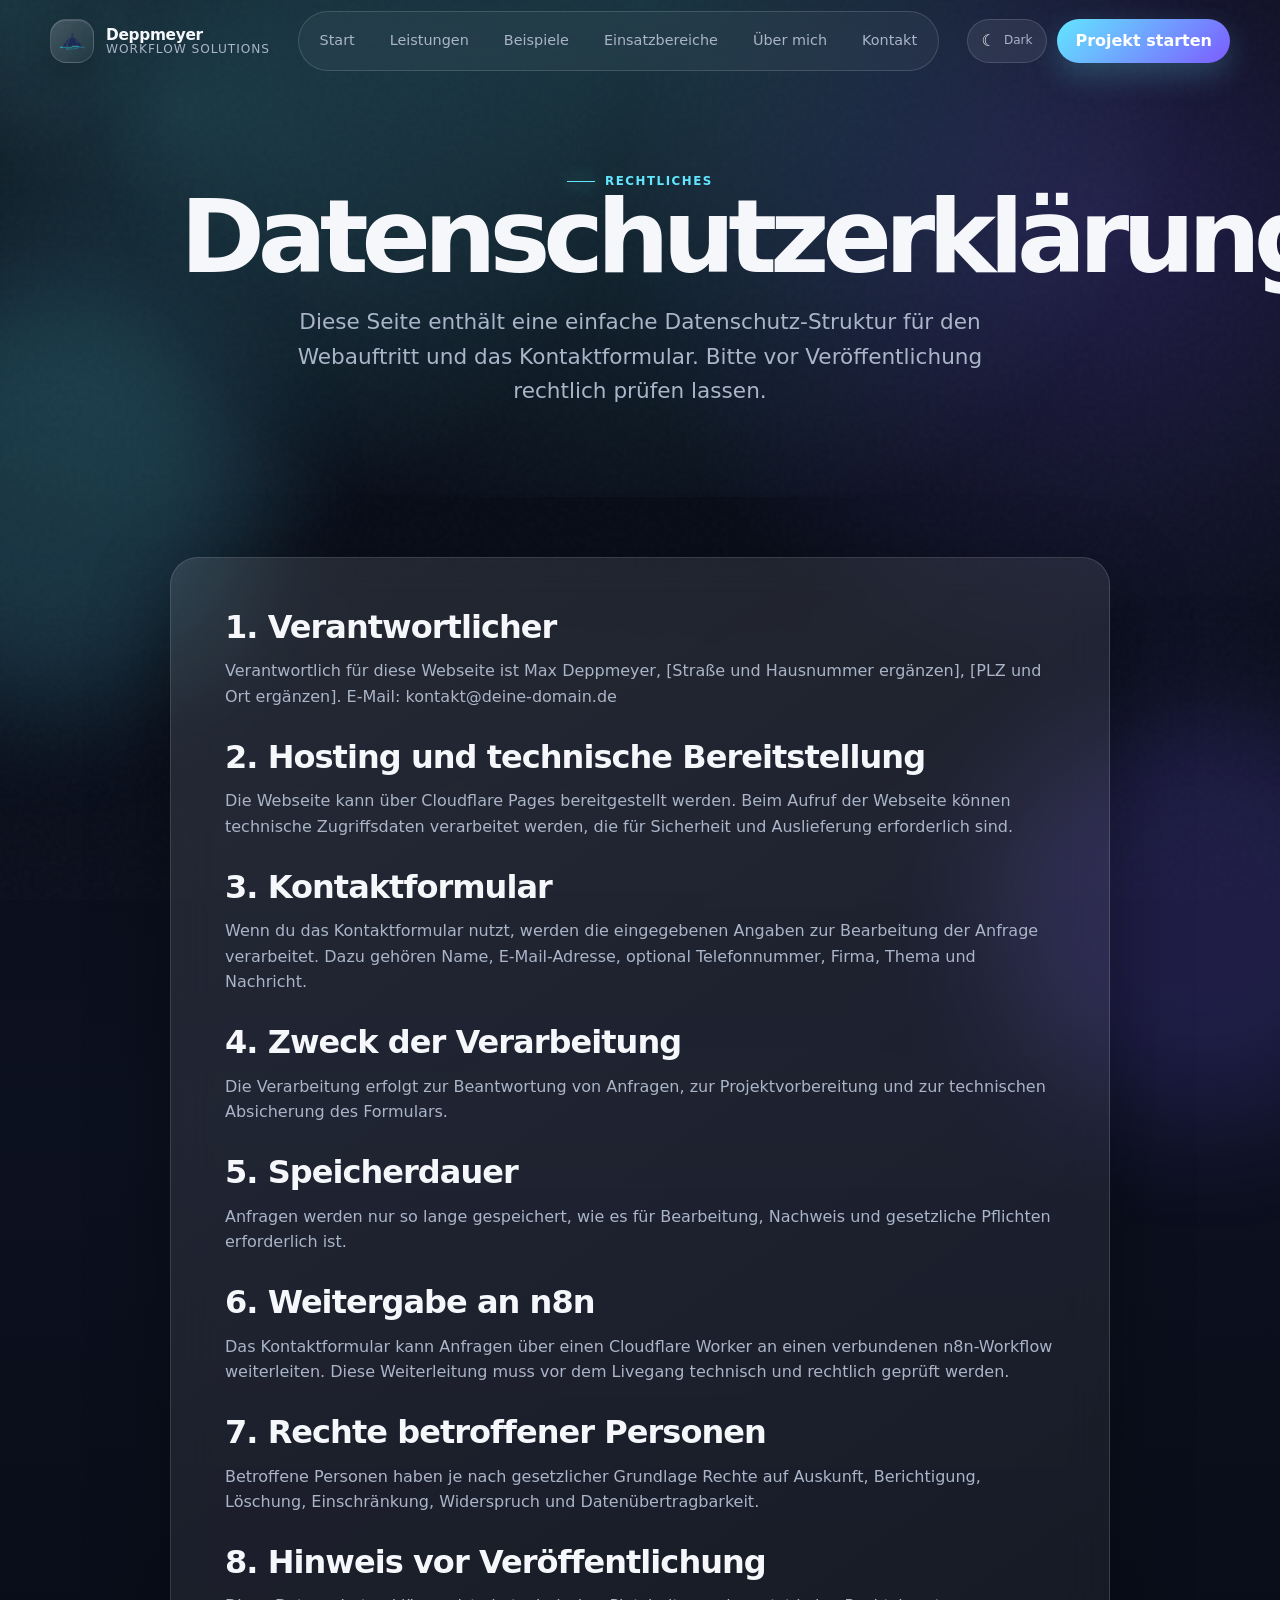
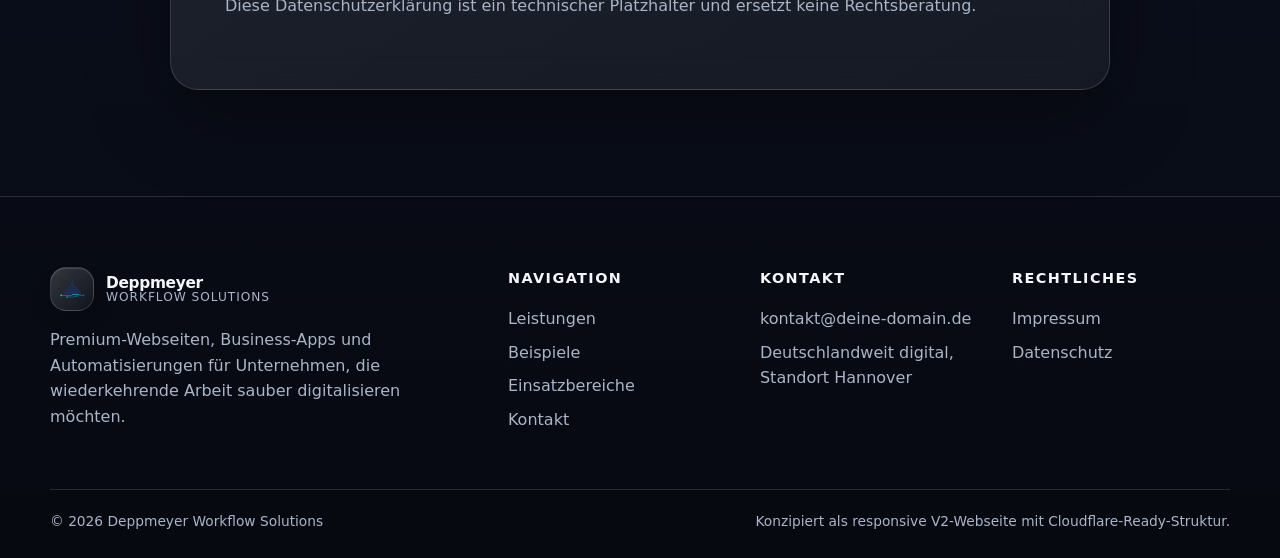
<file: datenschutz.html>
<!DOCTYPE html>
<html lang="de">
<head>
<meta charset="utf-8"/>
<meta name="viewport" content="width=device-width, initial-scale=1"/>
<title>Datenschutz | Deppmeyer Workflow Solutions</title>
<meta name="description" content="Datenschutzerklärung für die Webseite und das Kontaktformular von Deppmeyer Workflow Solutions."/>
<link rel="preconnect" href="https://fonts.gstatic.com" crossorigin/>
<link href="css/styles.css" rel="stylesheet"/>
<link href="favicon.png" rel="icon" type="image/png"/>
<link href="favicon.ico" rel="shortcut icon"/>
<meta name="theme-color" content="#070a12"/>
<meta property="og:type" content="website"/>
<meta property="og:locale" content="de_DE"/>
<meta property="og:site_name" content="Deppmeyer Workflow Solutions"/>
<meta property="og:title" content="Datenschutz | Deppmeyer Workflow Solutions"/>
<meta property="og:description" content="Datenschutzerklärung für die Webseite und das Kontaktformular von Deppmeyer Workflow Solutions."/>
<meta name="twitter:card" content="summary"/>
<meta name="twitter:title" content="Datenschutz | Deppmeyer Workflow Solutions"/>
<meta name="twitter:description" content="Datenschutzerklärung für die Webseite und das Kontaktformular von Deppmeyer Workflow Solutions."/>
<script>try{const t=localStorage.getItem('deppmeyer-theme-v2')||'dark';document.documentElement.setAttribute('data-theme',t);document.documentElement.style.colorScheme=t;}catch(e){}</script>
</head>
<body class="page-shell" data-page="datenschutz.html">
<div class="site-noise" aria-hidden="true"></div>
<div class="orb orb-one" aria-hidden="true"></div>
<div class="orb orb-two" aria-hidden="true"></div>
<div class="scroll-progress" aria-hidden="true"></div>
<div class="cursor-glow" aria-hidden="true"></div>
<header class="topbar" data-topbar>
  <div class="container nav">
    <a class="brand" href="index.html" aria-label="Zur Startseite">
      <span class="brand-mark"><img src="assets/logo-icon.png" alt="" decoding="async"/></span>
      <span class="brand-copy"><strong>Deppmeyer</strong><span>Workflow Solutions</span></span>
    </a>
    <nav class="nav-links" aria-label="Hauptnavigation"><a class="" href="index.html">Start</a><a class="" href="leistungen.html">Leistungen</a><a class="" href="beispiele.html">Beispiele</a><a class="" href="einsatzbereiche.html">Einsatzbereiche</a><a class="" href="ueber-mich.html">Über mich</a><a class="" href="kontakt.html">Kontakt</a></nav>
    <div class="nav-actions">
      <button class="theme-toggle" type="button" data-theme-toggle aria-label="Designmodus wechseln"><span data-theme-icon>☾</span><small data-theme-label>Dark</small></button>
      <a class="nav-cta" href="kontakt.html">Projekt starten</a>
      <button class="mobile-toggle" type="button" data-mobile-toggle aria-expanded="false" aria-label="Menü öffnen"><span></span><span></span></button>
    </div>
  </div>
  <div class="mobile-panel" data-mobile-panel>
    <div class="container mobile-panel-inner">
      <nav class="mobile-links" aria-label="Mobile Navigation"><a class="" href="index.html">Start</a><a class="" href="leistungen.html">Leistungen</a><a class="" href="beispiele.html">Beispiele</a><a class="" href="einsatzbereiche.html">Einsatzbereiche</a><a class="" href="ueber-mich.html">Über mich</a><a class="" href="kontakt.html">Kontakt</a></nav>
      <a class="btn btn-full" href="kontakt.html">Kostenlose Ersteinschätzung</a>
    </div>
  </div>
</header>
<main id="main-content" tabindex="-1">
<section class="page-hero"><div class="container narrow reveal"><span class="eyebrow"><span></span>Rechtliches</span><h1>Datenschutzerklärung</h1><p>Diese Seite enthält eine einfache Datenschutz-Struktur für den Webauftritt und das Kontaktformular. Bitte vor Veröffentlichung rechtlich prüfen lassen.</p></div></section>
<section class="section legal-section"><div class="container legal-card reveal"><h2>1. Verantwortlicher</h2><p>Verantwortlich für diese Webseite ist <span data-config="legalName">Max Deppmeyer</span>, <span data-config="street">[Straße und Hausnummer ergänzen]</span>, <span data-config="cityZip">[PLZ und Ort ergänzen]</span>. E-Mail: <a data-config="email" href="mailto:kontakt@deine-domain.de">kontakt@deine-domain.de</a></p><h2>2. Hosting und technische Bereitstellung</h2><p>Die Webseite kann über Cloudflare Pages bereitgestellt werden. Beim Aufruf der Webseite können technische Zugriffsdaten verarbeitet werden, die für Sicherheit und Auslieferung erforderlich sind.</p><h2>3. Kontaktformular</h2><p>Wenn du das Kontaktformular nutzt, werden die eingegebenen Angaben zur Bearbeitung der Anfrage verarbeitet. Dazu gehören Name, E-Mail-Adresse, optional Telefonnummer, Firma, Thema und Nachricht.</p><h2>4. Zweck der Verarbeitung</h2><p>Die Verarbeitung erfolgt zur Beantwortung von Anfragen, zur Projektvorbereitung und zur technischen Absicherung des Formulars.</p><h2>5. Speicherdauer</h2><p>Anfragen werden nur so lange gespeichert, wie es für Bearbeitung, Nachweis und gesetzliche Pflichten erforderlich ist.</p><h2>6. Weitergabe an n8n</h2><p>Das Kontaktformular kann Anfragen über einen Cloudflare Worker an einen verbundenen n8n-Workflow weiterleiten. Diese Weiterleitung muss vor dem Livegang technisch und rechtlich geprüft werden.</p><h2>7. Rechte betroffener Personen</h2><p>Betroffene Personen haben je nach gesetzlicher Grundlage Rechte auf Auskunft, Berichtigung, Löschung, Einschränkung, Widerspruch und Datenübertragbarkeit.</p><h2>8. Hinweis vor Veröffentlichung</h2><p>Diese Datenschutzerklärung ist ein technischer Platzhalter und ersetzt keine Rechtsberatung.</p></div></section>
</main>
<footer class="footer">
  <div class="container footer-grid">
    <div class="footer-main">
      <a class="footer-brand" href="index.html" aria-label="Startseite">
        <span class="brand-mark"><img src="assets/logo-icon.png" alt="" decoding="async"/></span>
        <span class="brand-copy"><strong>Deppmeyer</strong><span>Workflow Solutions</span></span>
      </a>
      <p>Premium-Webseiten, Business-Apps und Automatisierungen für Unternehmen, die wiederkehrende Arbeit sauber digitalisieren möchten.</p>
    </div>
    <div class="footer-col">
      <h3>Navigation</h3>
      <a href="leistungen.html">Leistungen</a>
      <a href="beispiele.html">Beispiele</a>
      <a href="einsatzbereiche.html">Einsatzbereiche</a>
      <a href="kontakt.html">Kontakt</a>
    </div>
    <div class="footer-col">
      <h3>Kontakt</h3>
      <a data-config="email" href="mailto:kontakt@deine-domain.de">kontakt@deine-domain.de</a>
      <a data-config="phone" href=""></a>
      <span data-config="location">Deutschlandweit digital, Standort Hannover</span>
    </div>
    <div class="footer-col">
      <h3>Rechtliches</h3>
      <a href="impressum.html">Impressum</a>
      <a href="datenschutz.html">Datenschutz</a>
    </div>
  </div>
  <div class="container footer-bottom">
    <span>© <span data-year></span> <span data-config="companyName">Deppmeyer Workflow Solutions</span></span>
    <span>Konzipiert als responsive V2-Webseite mit Cloudflare-Ready-Struktur.</span>
  </div>
</footer>
<script src="site-config.js"></script>
<script src="js/script.js"></script>
</body>
</html>
</file>
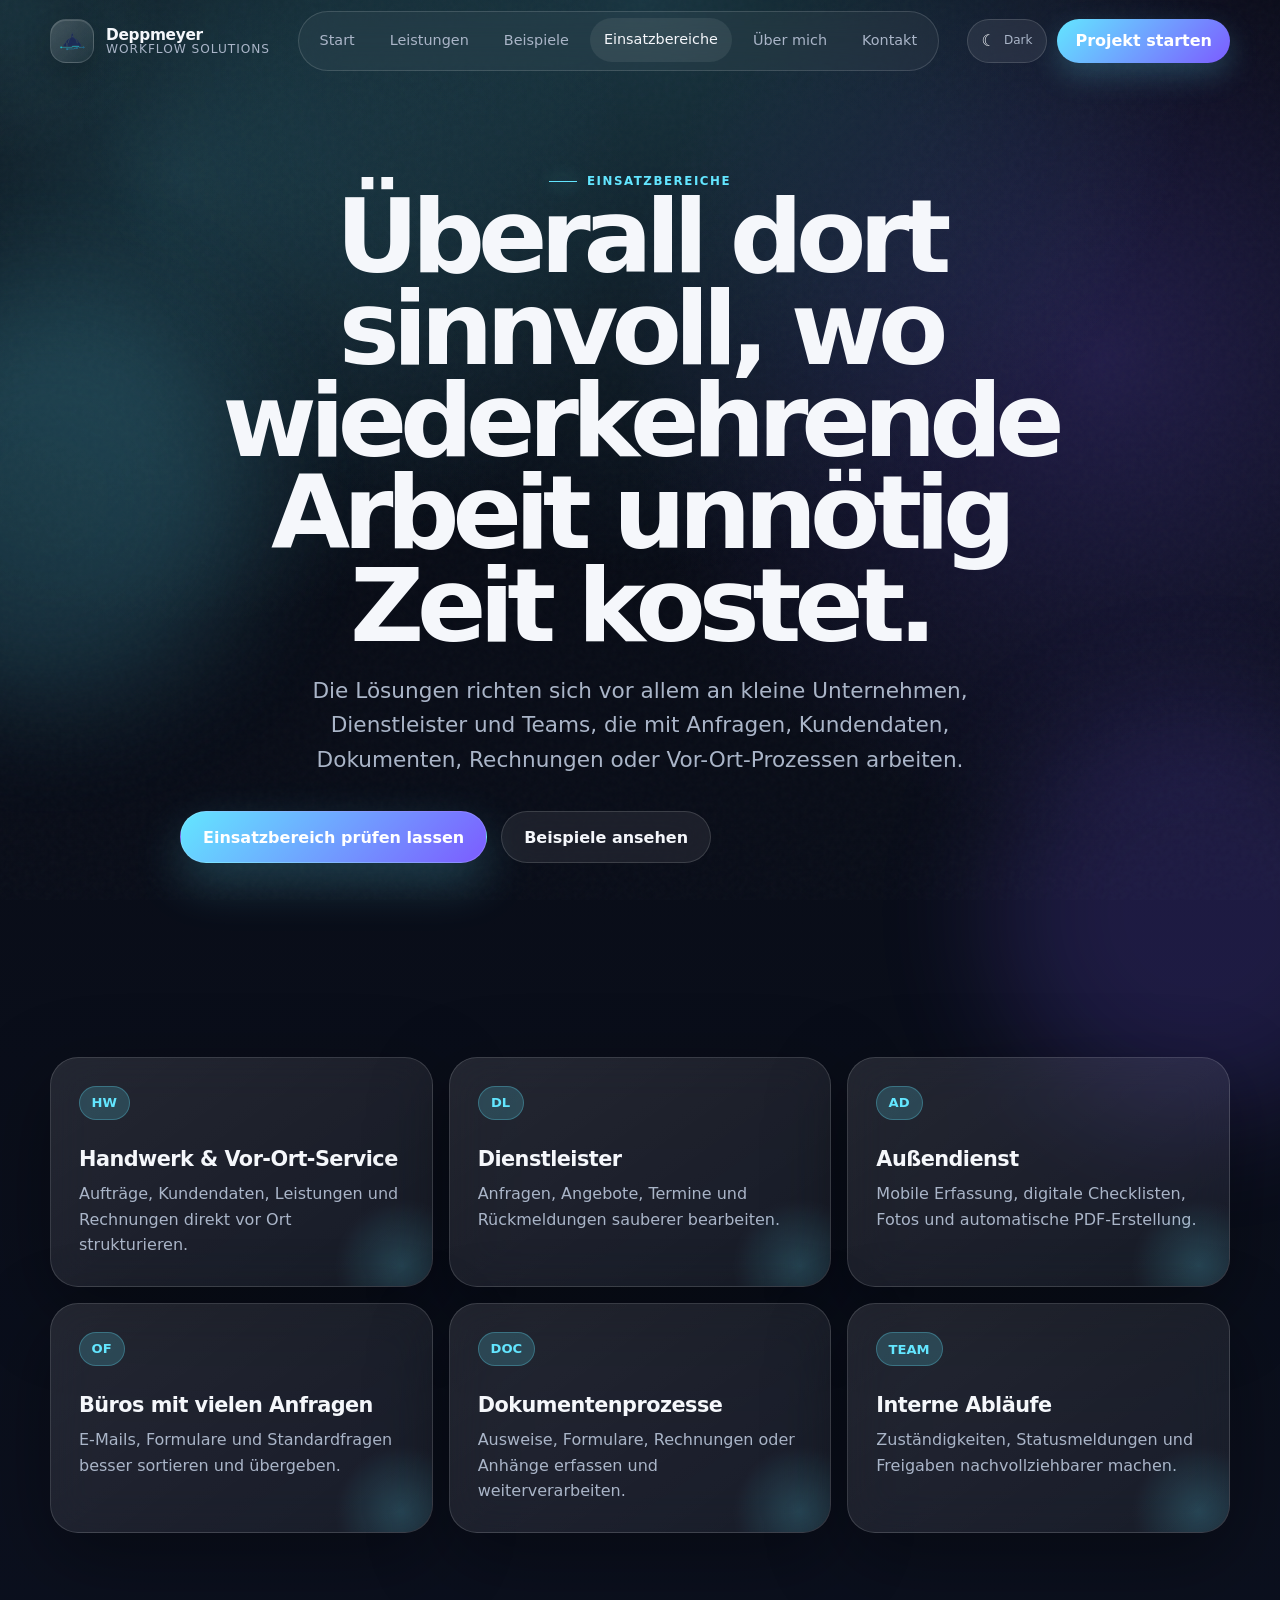
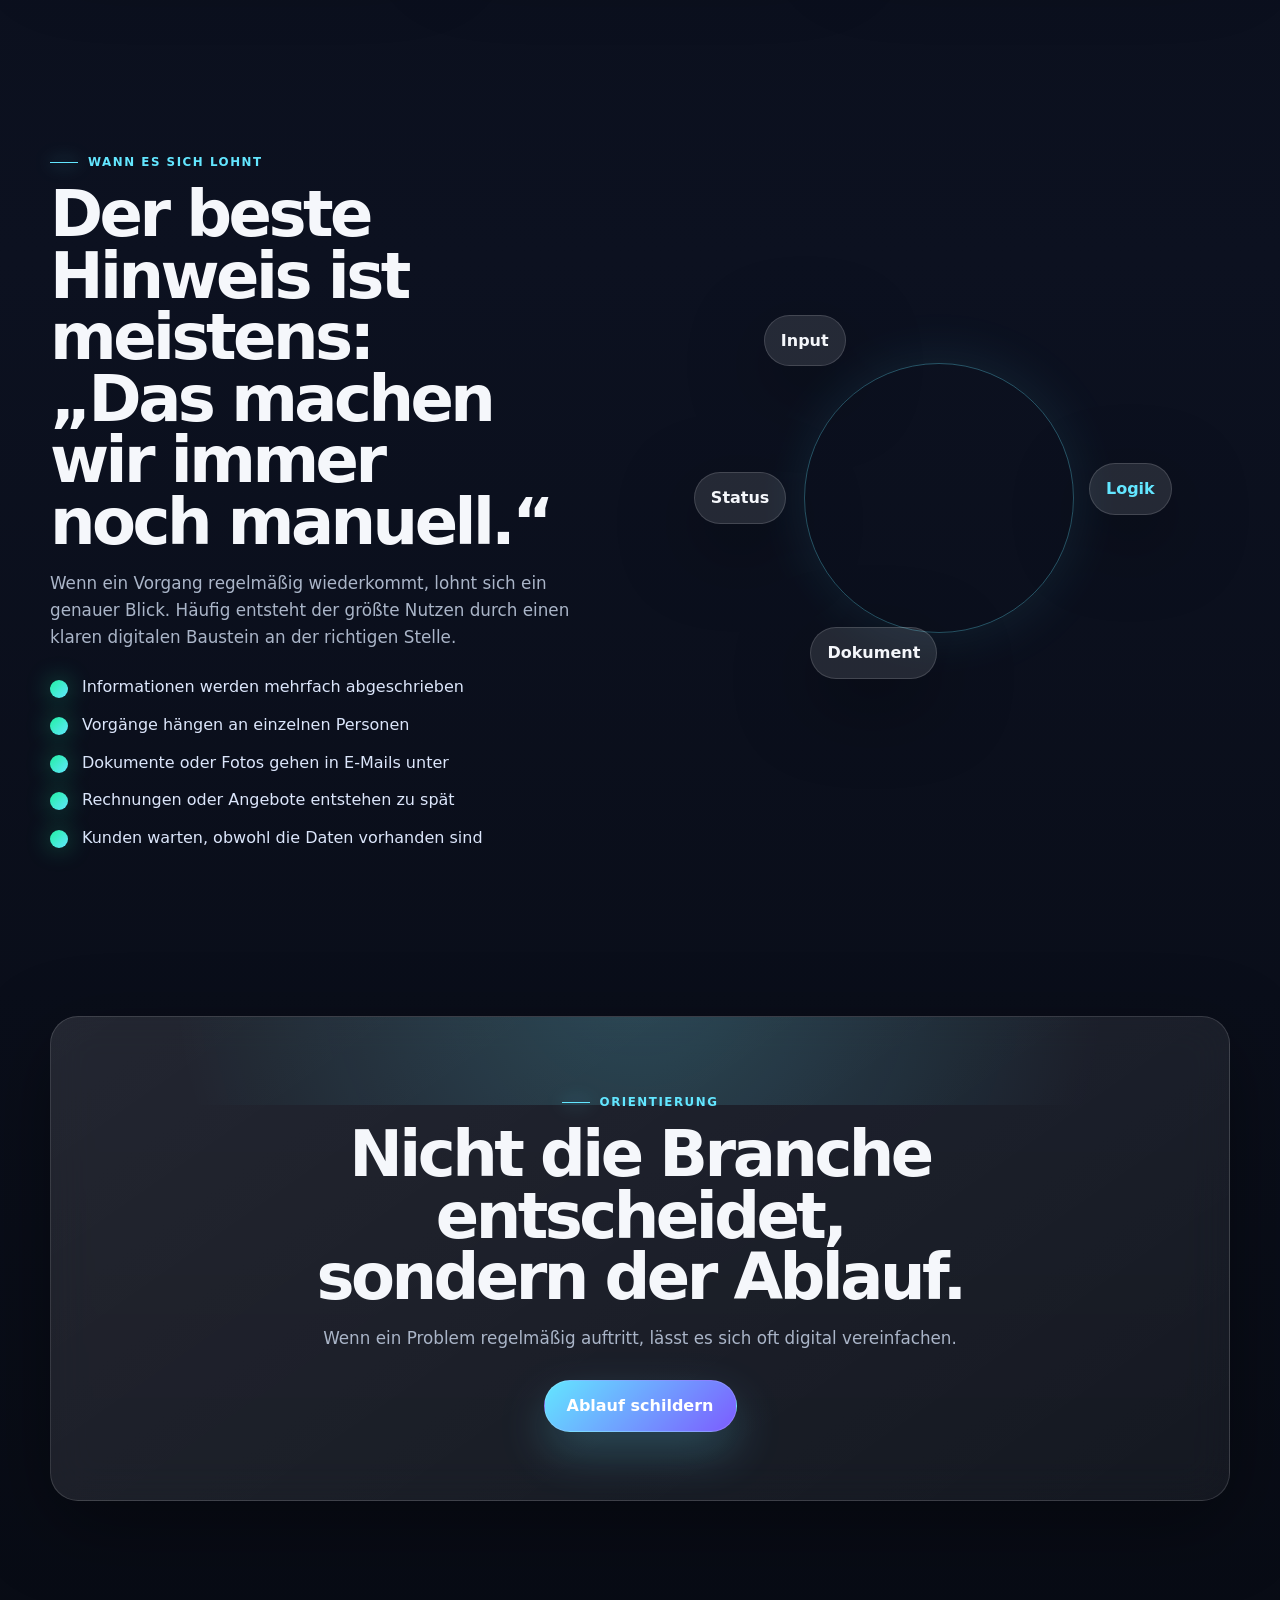
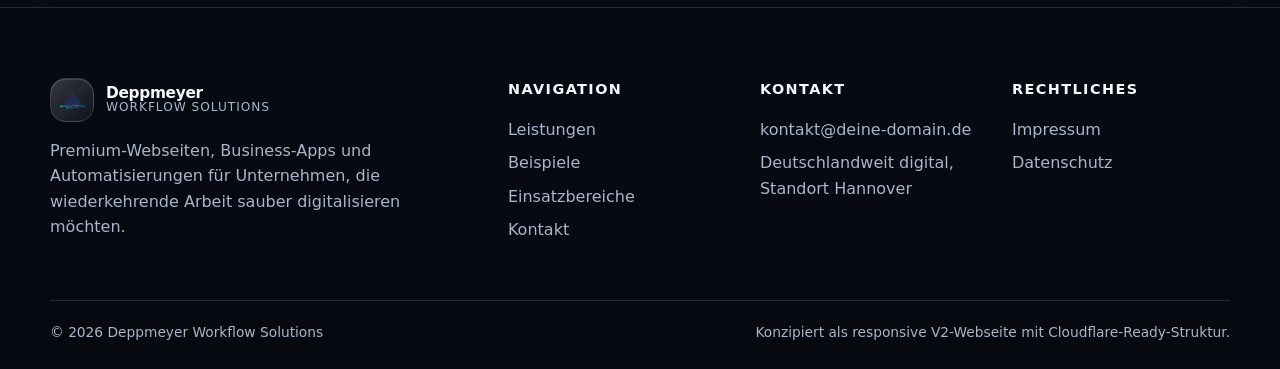
<file: einsatzbereiche.html>
<!DOCTYPE html>
<html lang="de">
<head>
<meta charset="utf-8"/>
<meta name="viewport" content="width=device-width, initial-scale=1"/>
<title>Einsatzbereiche | Deppmeyer Workflow Solutions</title>
<meta name="description" content="Digitale Lösungen für Handwerk, Dienstleister, Außendienst, Büros mit vielen Anfragen, Dokumentenprozesse und interne Abläufe."/>
<link rel="preconnect" href="https://fonts.gstatic.com" crossorigin/>
<link href="css/styles.css" rel="stylesheet"/>
<link href="favicon.png" rel="icon" type="image/png"/>
<link href="favicon.ico" rel="shortcut icon"/>
<meta name="theme-color" content="#070a12"/>
<meta property="og:type" content="website"/>
<meta property="og:locale" content="de_DE"/>
<meta property="og:site_name" content="Deppmeyer Workflow Solutions"/>
<meta property="og:title" content="Einsatzbereiche | Deppmeyer Workflow Solutions"/>
<meta property="og:description" content="Digitale Lösungen für Handwerk, Dienstleister, Außendienst, Büros mit vielen Anfragen, Dokumentenprozesse und interne Abläufe."/>
<meta name="twitter:card" content="summary"/>
<meta name="twitter:title" content="Einsatzbereiche | Deppmeyer Workflow Solutions"/>
<meta name="twitter:description" content="Digitale Lösungen für Handwerk, Dienstleister, Außendienst, Büros mit vielen Anfragen, Dokumentenprozesse und interne Abläufe."/>
<script>try{const t=localStorage.getItem('deppmeyer-theme-v2')||'dark';document.documentElement.setAttribute('data-theme',t);document.documentElement.style.colorScheme=t;}catch(e){}</script>
</head>
<body class="page-shell" data-page="einsatzbereiche.html">
<div class="site-noise" aria-hidden="true"></div>
<div class="orb orb-one" aria-hidden="true"></div>
<div class="orb orb-two" aria-hidden="true"></div>
<div class="scroll-progress" aria-hidden="true"></div>
<div class="cursor-glow" aria-hidden="true"></div>
<header class="topbar" data-topbar>
  <div class="container nav">
    <a class="brand" href="index.html" aria-label="Zur Startseite">
      <span class="brand-mark"><img src="assets/logo-icon.png" alt="" decoding="async"/></span>
      <span class="brand-copy"><strong>Deppmeyer</strong><span>Workflow Solutions</span></span>
    </a>
    <nav class="nav-links" aria-label="Hauptnavigation"><a class="" href="index.html">Start</a><a class="" href="leistungen.html">Leistungen</a><a class="" href="beispiele.html">Beispiele</a><a class="active" href="einsatzbereiche.html">Einsatzbereiche</a><a class="" href="ueber-mich.html">Über mich</a><a class="" href="kontakt.html">Kontakt</a></nav>
    <div class="nav-actions">
      <button class="theme-toggle" type="button" data-theme-toggle aria-label="Designmodus wechseln"><span data-theme-icon>☾</span><small data-theme-label>Dark</small></button>
      <a class="nav-cta" href="kontakt.html">Projekt starten</a>
      <button class="mobile-toggle" type="button" data-mobile-toggle aria-expanded="false" aria-label="Menü öffnen"><span></span><span></span></button>
    </div>
  </div>
  <div class="mobile-panel" data-mobile-panel>
    <div class="container mobile-panel-inner">
      <nav class="mobile-links" aria-label="Mobile Navigation"><a class="" href="index.html">Start</a><a class="" href="leistungen.html">Leistungen</a><a class="" href="beispiele.html">Beispiele</a><a class="active" href="einsatzbereiche.html">Einsatzbereiche</a><a class="" href="ueber-mich.html">Über mich</a><a class="" href="kontakt.html">Kontakt</a></nav>
      <a class="btn btn-full" href="kontakt.html">Kostenlose Ersteinschätzung</a>
    </div>
  </div>
</header>
<main id="main-content" tabindex="-1">
<section class="page-hero"><div class="container narrow reveal"><span class="eyebrow"><span></span>Einsatzbereiche</span><h1>Überall dort sinnvoll, wo wiederkehrende Arbeit unnötig Zeit kostet.</h1><p>Die Lösungen richten sich vor allem an kleine Unternehmen, Dienstleister und Teams, die mit Anfragen, Kundendaten, Dokumenten, Rechnungen oder Vor-Ort-Prozessen arbeiten.</p><div class="hero-actions"><a class="btn btn-primary" href="kontakt.html">Einsatzbereich prüfen lassen</a><a class="btn btn-secondary" href="beispiele.html">Beispiele ansehen</a></div></div></section>
<section class="section"><div class="container industry-grid">
  <article class="industry-card reveal"><span>HW</span><h3>Handwerk & Vor-Ort-Service</h3><p>Aufträge, Kundendaten, Leistungen und Rechnungen direkt vor Ort strukturieren.</p></article>
  <article class="industry-card reveal delay-1"><span>DL</span><h3>Dienstleister</h3><p>Anfragen, Angebote, Termine und Rückmeldungen sauberer bearbeiten.</p></article>
  <article class="industry-card reveal delay-2"><span>AD</span><h3>Außendienst</h3><p>Mobile Erfassung, digitale Checklisten, Fotos und automatische PDF-Erstellung.</p></article>
  <article class="industry-card reveal"><span>OF</span><h3>Büros mit vielen Anfragen</h3><p>E-Mails, Formulare und Standardfragen besser sortieren und übergeben.</p></article>
  <article class="industry-card reveal delay-1"><span>DOC</span><h3>Dokumentenprozesse</h3><p>Ausweise, Formulare, Rechnungen oder Anhänge erfassen und weiterverarbeiten.</p></article>
  <article class="industry-card reveal delay-2"><span>TEAM</span><h3>Interne Abläufe</h3><p>Zuständigkeiten, Statusmeldungen und Freigaben nachvollziehbarer machen.</p></article>
</div></section>
<section class="section feature-section"><div class="container feature-grid"><div class="feature-copy reveal"><span class="eyebrow"><span></span>Wann es sich lohnt</span><h2>Der beste Hinweis ist meistens: „Das machen wir immer noch manuell.“</h2><p>Wenn ein Vorgang regelmäßig wiederkommt, lohnt sich ein genauer Blick. Häufig entsteht der größte Nutzen durch einen klaren digitalen Baustein an der richtigen Stelle.</p><ul class="check-list"><li>Informationen werden mehrfach abgeschrieben</li><li>Vorgänge hängen an einzelnen Personen</li><li>Dokumente oder Fotos gehen in E-Mails unter</li><li>Rechnungen oder Angebote entstehen zu spät</li><li>Kunden warten, obwohl die Daten vorhanden sind</li></ul></div><div class="flow-orbit reveal delay-1" aria-hidden="true"><span>Input</span><span>Logik</span><span>Dokument</span><span>Status</span><div></div></div></div></section>
<section class="section final-cta reveal"><div class="container cta-card"><span class="eyebrow"><span></span>Orientierung</span><h2>Nicht die Branche entscheidet, sondern der Ablauf.</h2><p>Wenn ein Problem regelmäßig auftritt, lässt es sich oft digital vereinfachen.</p><a class="btn btn-primary" href="kontakt.html">Ablauf schildern</a></div></section>
</main>
<footer class="footer">
  <div class="container footer-grid">
    <div class="footer-main">
      <a class="footer-brand" href="index.html" aria-label="Startseite">
        <span class="brand-mark"><img src="assets/logo-icon.png" alt="" decoding="async"/></span>
        <span class="brand-copy"><strong>Deppmeyer</strong><span>Workflow Solutions</span></span>
      </a>
      <p>Premium-Webseiten, Business-Apps und Automatisierungen für Unternehmen, die wiederkehrende Arbeit sauber digitalisieren möchten.</p>
    </div>
    <div class="footer-col">
      <h3>Navigation</h3>
      <a href="leistungen.html">Leistungen</a>
      <a href="beispiele.html">Beispiele</a>
      <a href="einsatzbereiche.html">Einsatzbereiche</a>
      <a href="kontakt.html">Kontakt</a>
    </div>
    <div class="footer-col">
      <h3>Kontakt</h3>
      <a data-config="email" href="mailto:kontakt@deine-domain.de">kontakt@deine-domain.de</a>
      <a data-config="phone" href=""></a>
      <span data-config="location">Deutschlandweit digital, Standort Hannover</span>
    </div>
    <div class="footer-col">
      <h3>Rechtliches</h3>
      <a href="impressum.html">Impressum</a>
      <a href="datenschutz.html">Datenschutz</a>
    </div>
  </div>
  <div class="container footer-bottom">
    <span>© <span data-year></span> <span data-config="companyName">Deppmeyer Workflow Solutions</span></span>
    <span>Konzipiert als responsive V2-Webseite mit Cloudflare-Ready-Struktur.</span>
  </div>
</footer>
<script src="site-config.js"></script>
<script src="js/script.js"></script>
</body>
</html>
</file>
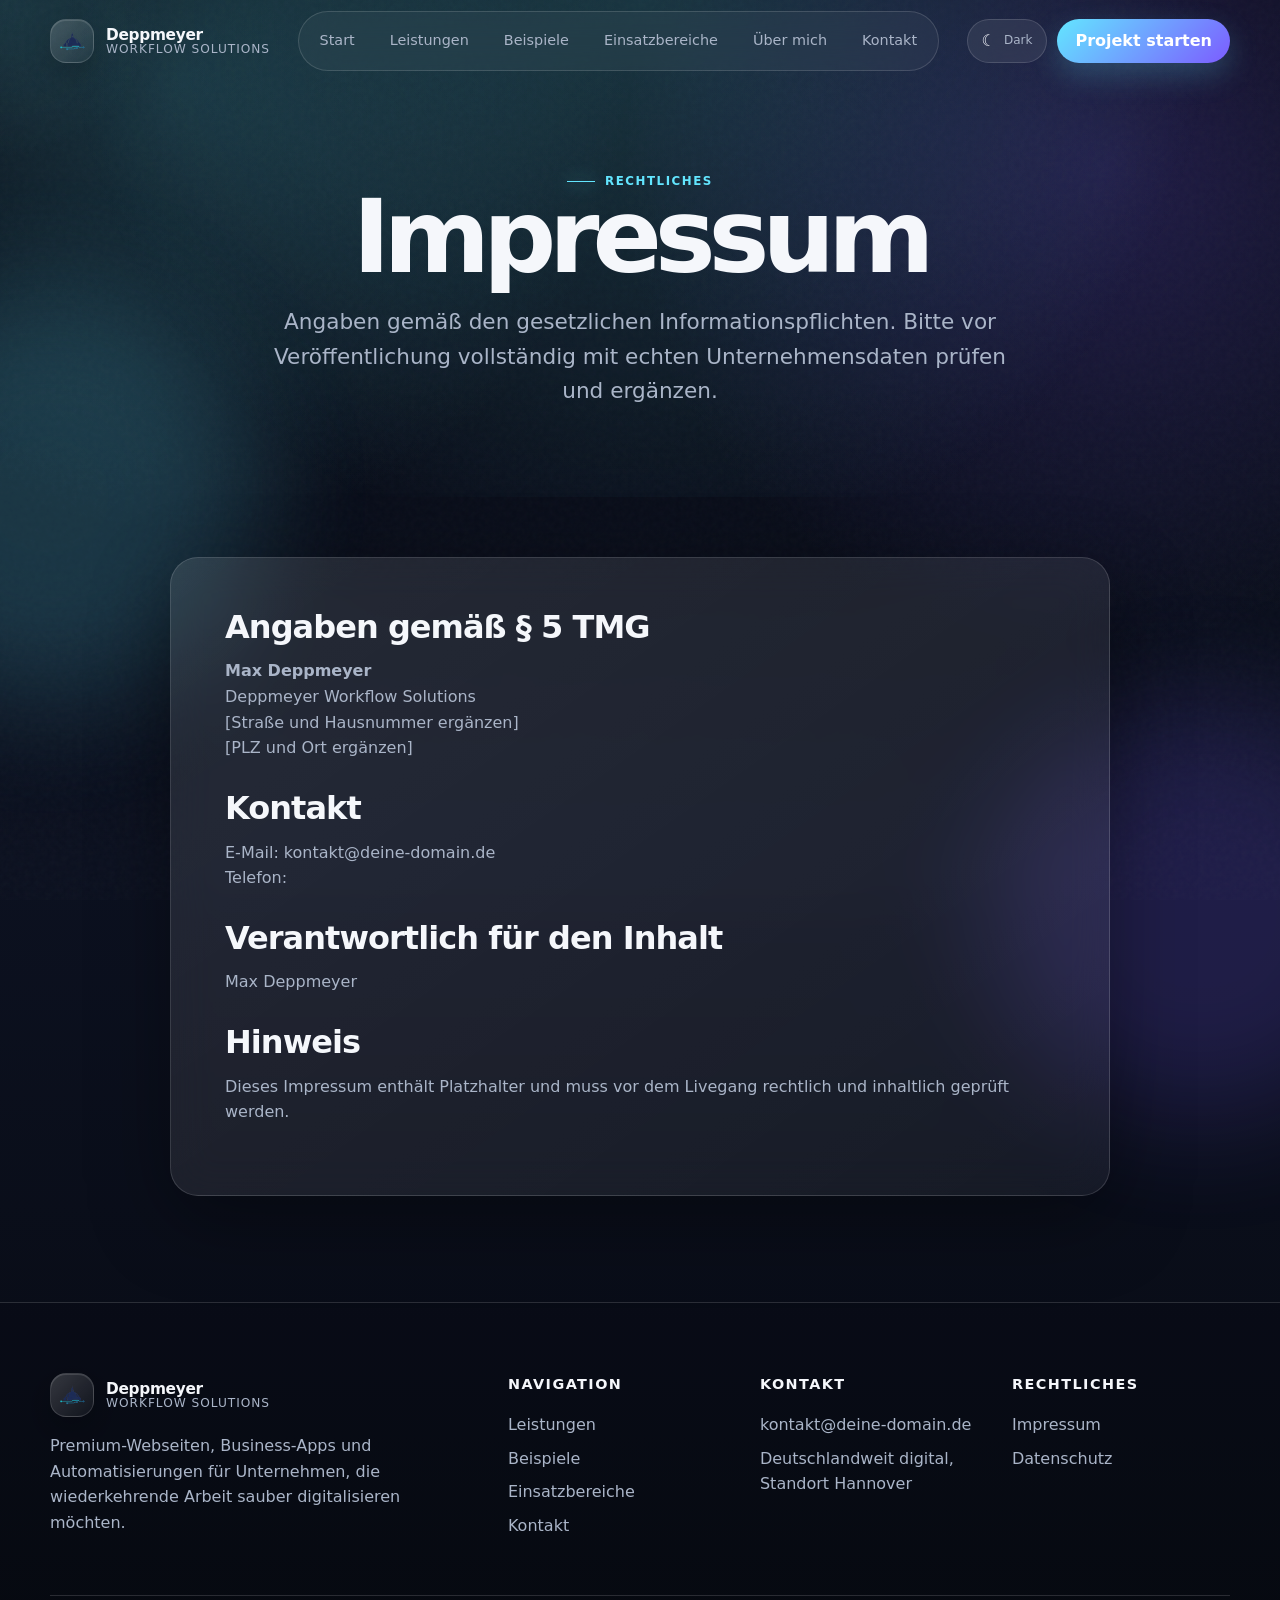
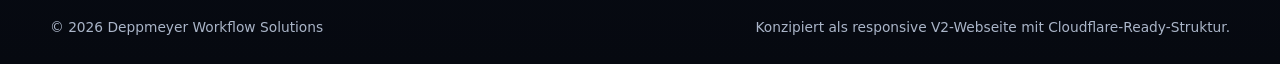
<file: impressum.html>
<!DOCTYPE html>
<html lang="de">
<head>
<meta charset="utf-8"/>
<meta name="viewport" content="width=device-width, initial-scale=1"/>
<title>Impressum | Deppmeyer Workflow Solutions</title>
<meta name="description" content="Impressum und rechtliche Angaben von Deppmeyer Workflow Solutions."/>
<link rel="preconnect" href="https://fonts.gstatic.com" crossorigin/>
<link href="css/styles.css" rel="stylesheet"/>
<link href="favicon.png" rel="icon" type="image/png"/>
<link href="favicon.ico" rel="shortcut icon"/>
<meta name="theme-color" content="#070a12"/>
<meta property="og:type" content="website"/>
<meta property="og:locale" content="de_DE"/>
<meta property="og:site_name" content="Deppmeyer Workflow Solutions"/>
<meta property="og:title" content="Impressum | Deppmeyer Workflow Solutions"/>
<meta property="og:description" content="Impressum und rechtliche Angaben von Deppmeyer Workflow Solutions."/>
<meta name="twitter:card" content="summary"/>
<meta name="twitter:title" content="Impressum | Deppmeyer Workflow Solutions"/>
<meta name="twitter:description" content="Impressum und rechtliche Angaben von Deppmeyer Workflow Solutions."/>
<script>try{const t=localStorage.getItem('deppmeyer-theme-v2')||'dark';document.documentElement.setAttribute('data-theme',t);document.documentElement.style.colorScheme=t;}catch(e){}</script>
</head>
<body class="page-shell" data-page="impressum.html">
<div class="site-noise" aria-hidden="true"></div>
<div class="orb orb-one" aria-hidden="true"></div>
<div class="orb orb-two" aria-hidden="true"></div>
<div class="scroll-progress" aria-hidden="true"></div>
<div class="cursor-glow" aria-hidden="true"></div>
<header class="topbar" data-topbar>
  <div class="container nav">
    <a class="brand" href="index.html" aria-label="Zur Startseite">
      <span class="brand-mark"><img src="assets/logo-icon.png" alt="" decoding="async"/></span>
      <span class="brand-copy"><strong>Deppmeyer</strong><span>Workflow Solutions</span></span>
    </a>
    <nav class="nav-links" aria-label="Hauptnavigation"><a class="" href="index.html">Start</a><a class="" href="leistungen.html">Leistungen</a><a class="" href="beispiele.html">Beispiele</a><a class="" href="einsatzbereiche.html">Einsatzbereiche</a><a class="" href="ueber-mich.html">Über mich</a><a class="" href="kontakt.html">Kontakt</a></nav>
    <div class="nav-actions">
      <button class="theme-toggle" type="button" data-theme-toggle aria-label="Designmodus wechseln"><span data-theme-icon>☾</span><small data-theme-label>Dark</small></button>
      <a class="nav-cta" href="kontakt.html">Projekt starten</a>
      <button class="mobile-toggle" type="button" data-mobile-toggle aria-expanded="false" aria-label="Menü öffnen"><span></span><span></span></button>
    </div>
  </div>
  <div class="mobile-panel" data-mobile-panel>
    <div class="container mobile-panel-inner">
      <nav class="mobile-links" aria-label="Mobile Navigation"><a class="" href="index.html">Start</a><a class="" href="leistungen.html">Leistungen</a><a class="" href="beispiele.html">Beispiele</a><a class="" href="einsatzbereiche.html">Einsatzbereiche</a><a class="" href="ueber-mich.html">Über mich</a><a class="" href="kontakt.html">Kontakt</a></nav>
      <a class="btn btn-full" href="kontakt.html">Kostenlose Ersteinschätzung</a>
    </div>
  </div>
</header>
<main id="main-content" tabindex="-1">
<section class="page-hero"><div class="container narrow reveal"><span class="eyebrow"><span></span>Rechtliches</span><h1>Impressum</h1><p>Angaben gemäß den gesetzlichen Informationspflichten. Bitte vor Veröffentlichung vollständig mit echten Unternehmensdaten prüfen und ergänzen.</p></div></section>
<section class="section legal-section"><div class="container legal-card reveal"><h2>Angaben gemäß § 5 TMG</h2><p><strong data-config="legalName">Max Deppmeyer</strong><br><span data-config="companyName">Deppmeyer Workflow Solutions</span><br><span data-config="street">[Straße und Hausnummer ergänzen]</span><br><span data-config="cityZip">[PLZ und Ort ergänzen]</span></p><h2>Kontakt</h2><p>E-Mail: <a data-config="email" href="mailto:kontakt@deine-domain.de">kontakt@deine-domain.de</a><br>Telefon: <a data-config="phone" href=""></a></p><h2>Verantwortlich für den Inhalt</h2><p><span data-config="legalName">Max Deppmeyer</span></p><h2>Hinweis</h2><p>Dieses Impressum enthält Platzhalter und muss vor dem Livegang rechtlich und inhaltlich geprüft werden.</p></div></section>
</main>
<footer class="footer">
  <div class="container footer-grid">
    <div class="footer-main">
      <a class="footer-brand" href="index.html" aria-label="Startseite">
        <span class="brand-mark"><img src="assets/logo-icon.png" alt="" decoding="async"/></span>
        <span class="brand-copy"><strong>Deppmeyer</strong><span>Workflow Solutions</span></span>
      </a>
      <p>Premium-Webseiten, Business-Apps und Automatisierungen für Unternehmen, die wiederkehrende Arbeit sauber digitalisieren möchten.</p>
    </div>
    <div class="footer-col">
      <h3>Navigation</h3>
      <a href="leistungen.html">Leistungen</a>
      <a href="beispiele.html">Beispiele</a>
      <a href="einsatzbereiche.html">Einsatzbereiche</a>
      <a href="kontakt.html">Kontakt</a>
    </div>
    <div class="footer-col">
      <h3>Kontakt</h3>
      <a data-config="email" href="mailto:kontakt@deine-domain.de">kontakt@deine-domain.de</a>
      <a data-config="phone" href=""></a>
      <span data-config="location">Deutschlandweit digital, Standort Hannover</span>
    </div>
    <div class="footer-col">
      <h3>Rechtliches</h3>
      <a href="impressum.html">Impressum</a>
      <a href="datenschutz.html">Datenschutz</a>
    </div>
  </div>
  <div class="container footer-bottom">
    <span>© <span data-year></span> <span data-config="companyName">Deppmeyer Workflow Solutions</span></span>
    <span>Konzipiert als responsive V2-Webseite mit Cloudflare-Ready-Struktur.</span>
  </div>
</footer>
<script src="site-config.js"></script>
<script src="js/script.js"></script>
</body>
</html>
</file>
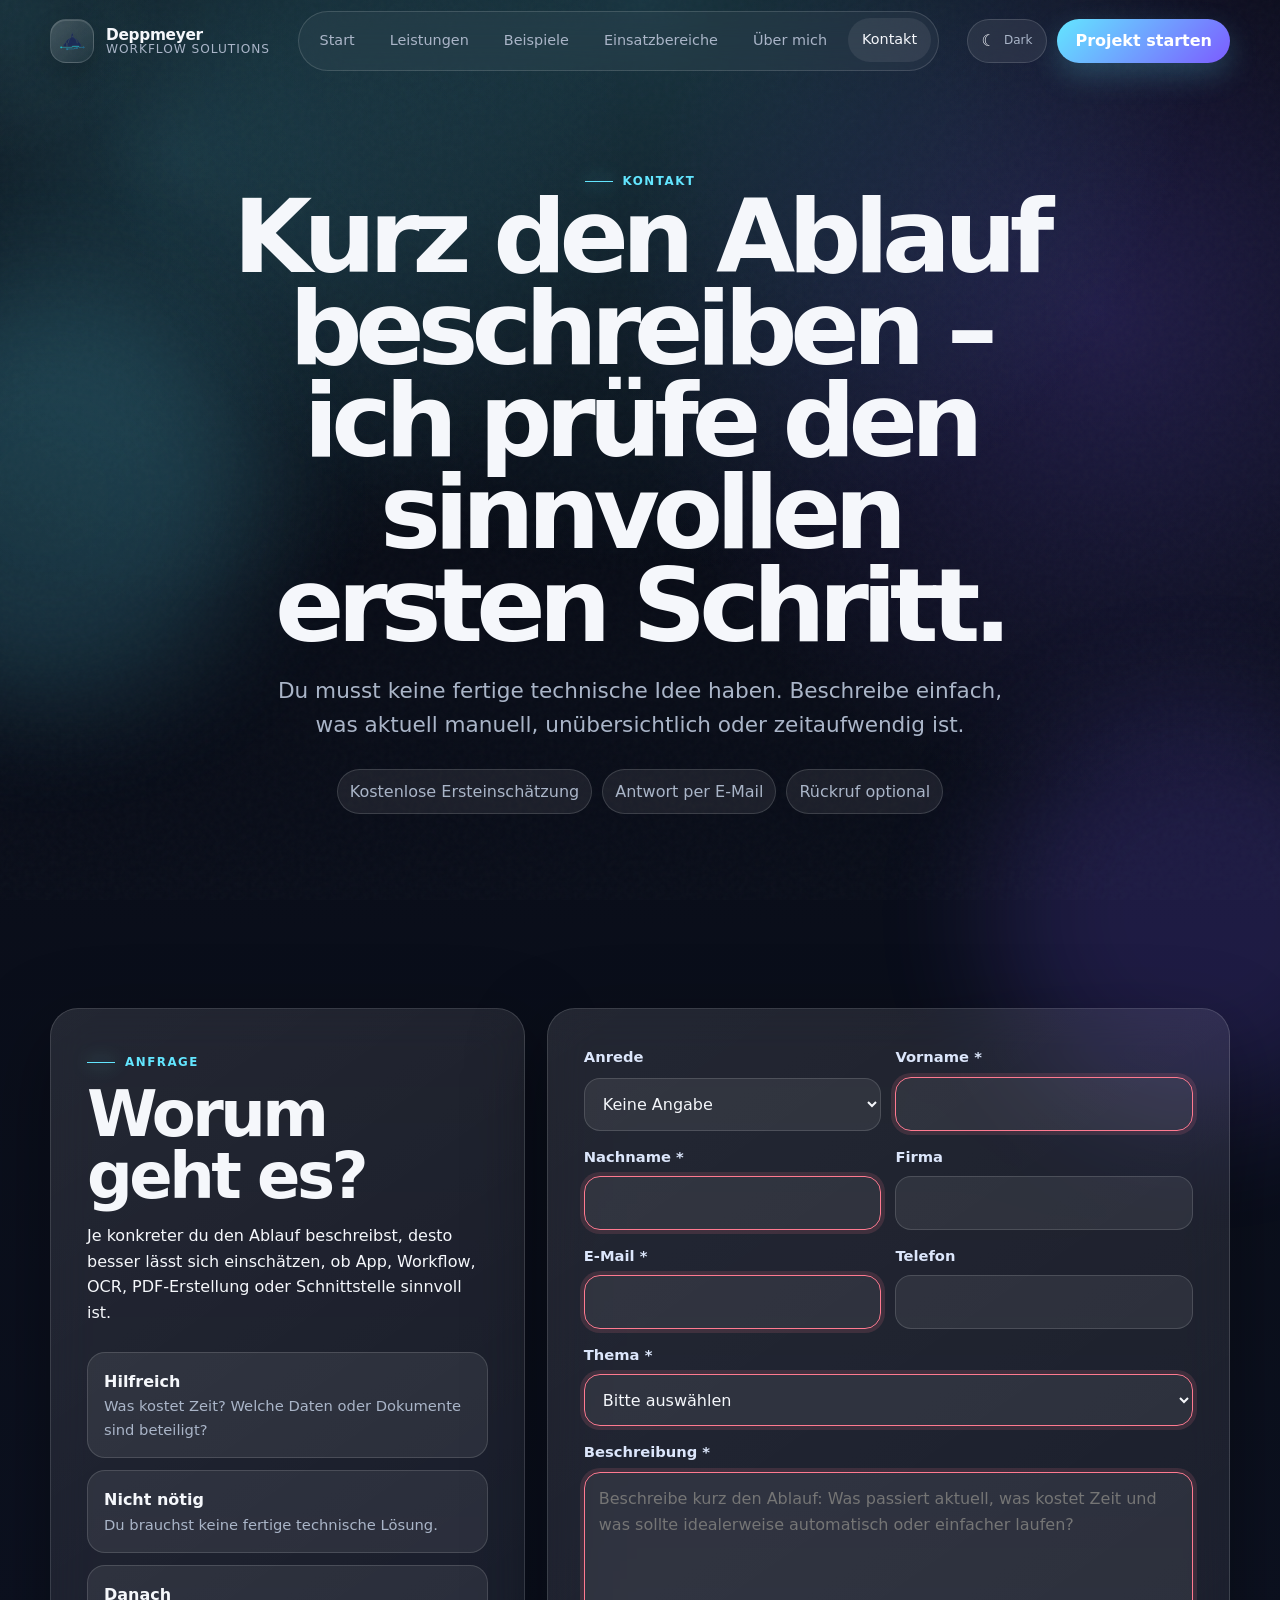
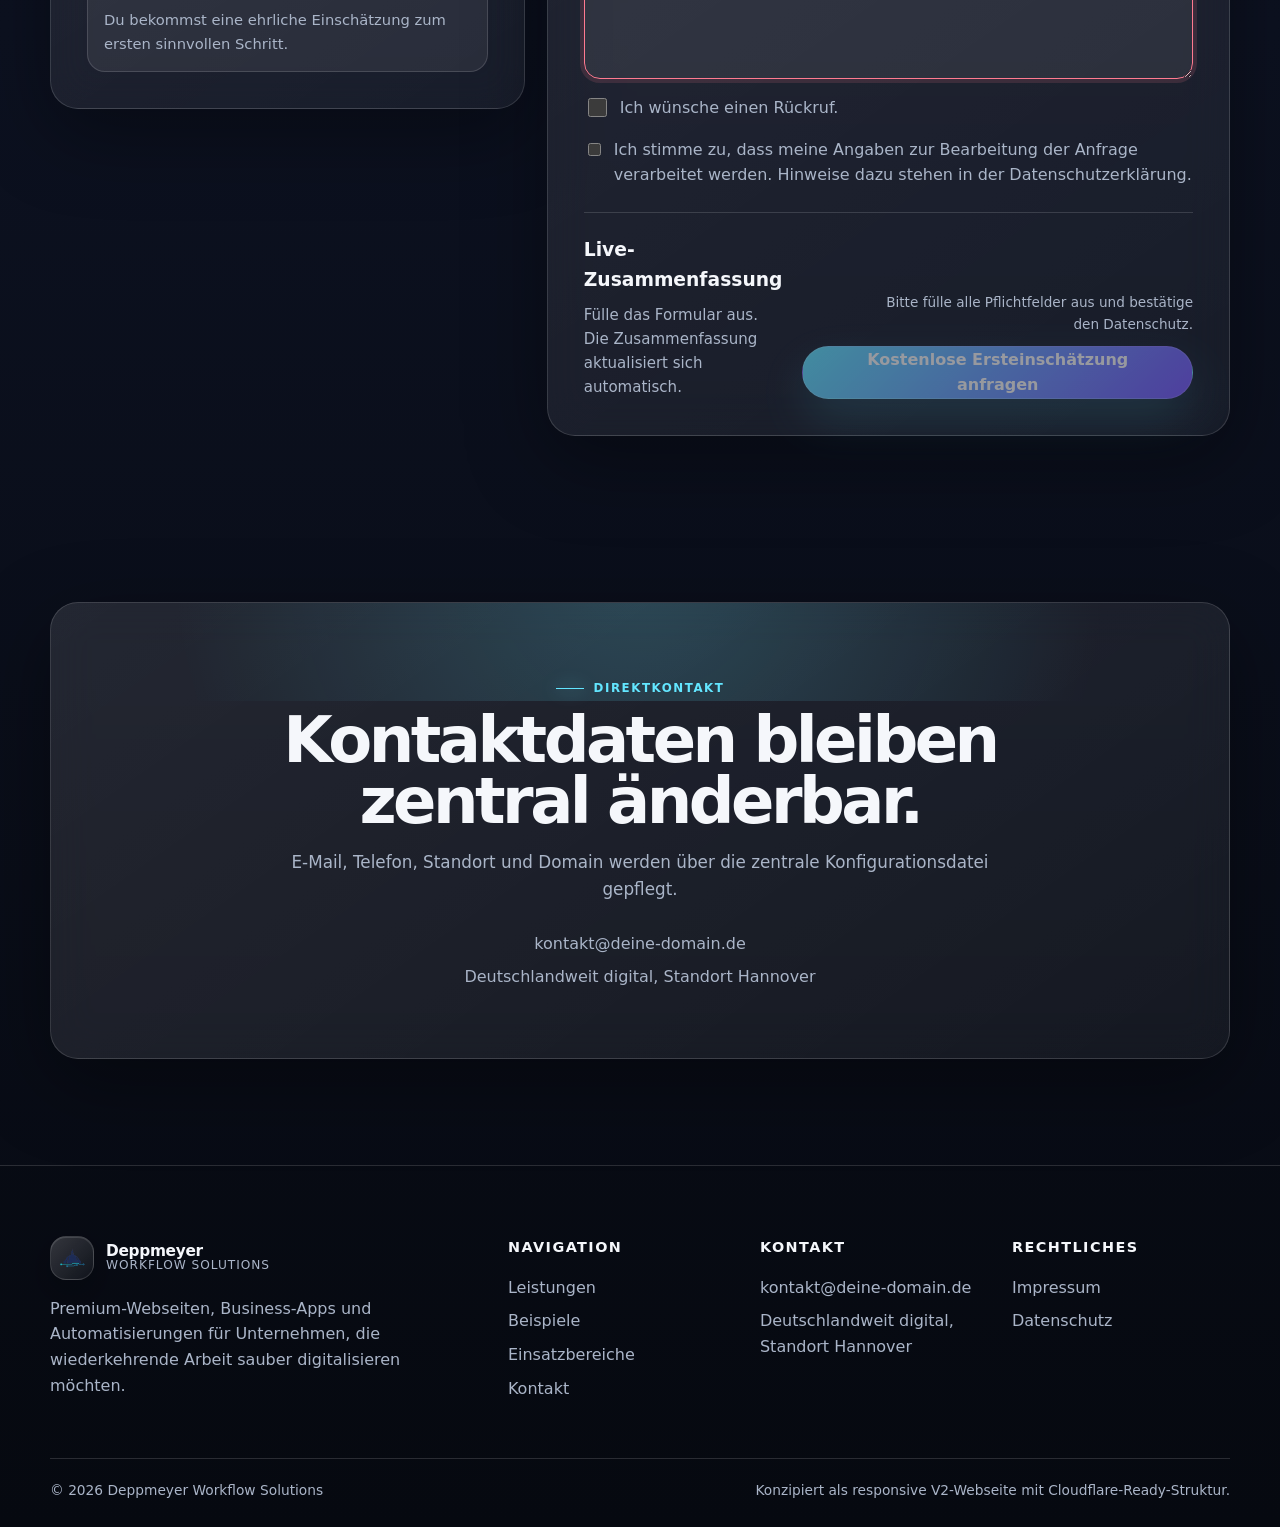
<file: kontakt.html>
<!DOCTYPE html>
<html lang="de">
<head>
<meta charset="utf-8"/>
<meta name="viewport" content="width=device-width, initial-scale=1"/>
<title>Kontakt | Deppmeyer Workflow Solutions</title>
<meta name="description" content="Beschreibe deinen Ablauf und erhalte eine kostenlose Ersteinschätzung, welcher digitale Schritt für dein Unternehmen sinnvoll ist."/>
<link rel="preconnect" href="https://fonts.gstatic.com" crossorigin/>
<link href="css/styles.css" rel="stylesheet"/>
<link href="favicon.png" rel="icon" type="image/png"/>
<link href="favicon.ico" rel="shortcut icon"/>
<meta name="theme-color" content="#070a12"/>
<meta property="og:type" content="website"/>
<meta property="og:locale" content="de_DE"/>
<meta property="og:site_name" content="Deppmeyer Workflow Solutions"/>
<meta property="og:title" content="Kontakt | Deppmeyer Workflow Solutions"/>
<meta property="og:description" content="Beschreibe deinen Ablauf und erhalte eine kostenlose Ersteinschätzung, welcher digitale Schritt für dein Unternehmen sinnvoll ist."/>
<meta name="twitter:card" content="summary"/>
<meta name="twitter:title" content="Kontakt | Deppmeyer Workflow Solutions"/>
<meta name="twitter:description" content="Beschreibe deinen Ablauf und erhalte eine kostenlose Ersteinschätzung, welcher digitale Schritt für dein Unternehmen sinnvoll ist."/>
<script>try{const t=localStorage.getItem('deppmeyer-theme-v2')||'dark';document.documentElement.setAttribute('data-theme',t);document.documentElement.style.colorScheme=t;}catch(e){}</script>
</head>
<body class="page-shell" data-page="kontakt.html">
<div class="site-noise" aria-hidden="true"></div>
<div class="orb orb-one" aria-hidden="true"></div>
<div class="orb orb-two" aria-hidden="true"></div>
<div class="scroll-progress" aria-hidden="true"></div>
<div class="cursor-glow" aria-hidden="true"></div>
<header class="topbar" data-topbar>
  <div class="container nav">
    <a class="brand" href="index.html" aria-label="Zur Startseite">
      <span class="brand-mark"><img src="assets/logo-icon.png" alt="" decoding="async"/></span>
      <span class="brand-copy"><strong>Deppmeyer</strong><span>Workflow Solutions</span></span>
    </a>
    <nav class="nav-links" aria-label="Hauptnavigation"><a class="" href="index.html">Start</a><a class="" href="leistungen.html">Leistungen</a><a class="" href="beispiele.html">Beispiele</a><a class="" href="einsatzbereiche.html">Einsatzbereiche</a><a class="" href="ueber-mich.html">Über mich</a><a class="active" href="kontakt.html">Kontakt</a></nav>
    <div class="nav-actions">
      <button class="theme-toggle" type="button" data-theme-toggle aria-label="Designmodus wechseln"><span data-theme-icon>☾</span><small data-theme-label>Dark</small></button>
      <a class="nav-cta" href="kontakt.html">Projekt starten</a>
      <button class="mobile-toggle" type="button" data-mobile-toggle aria-expanded="false" aria-label="Menü öffnen"><span></span><span></span></button>
    </div>
  </div>
  <div class="mobile-panel" data-mobile-panel>
    <div class="container mobile-panel-inner">
      <nav class="mobile-links" aria-label="Mobile Navigation"><a class="" href="index.html">Start</a><a class="" href="leistungen.html">Leistungen</a><a class="" href="beispiele.html">Beispiele</a><a class="" href="einsatzbereiche.html">Einsatzbereiche</a><a class="" href="ueber-mich.html">Über mich</a><a class="active" href="kontakt.html">Kontakt</a></nav>
      <a class="btn btn-full" href="kontakt.html">Kostenlose Ersteinschätzung</a>
    </div>
  </div>
</header>
<main id="main-content" tabindex="-1">
<section class="page-hero contact-hero"><div class="container narrow reveal"><span class="eyebrow"><span></span>Kontakt</span><h1>Kurz den Ablauf beschreiben – ich prüfe den sinnvollen ersten Schritt.</h1><p>Du musst keine fertige technische Idee haben. Beschreibe einfach, was aktuell manuell, unübersichtlich oder zeitaufwendig ist.</p><div class="contact-pills"><span>Kostenlose Ersteinschätzung</span><span>Antwort per E-Mail</span><span>Rückruf optional</span></div></div></section>
<section class="section" id="kontaktformular"><div class="container contact-layout"><div class="contact-side reveal"><span class="eyebrow"><span></span>Anfrage</span><h2>Worum geht es?</h2><p>Je konkreter du den Ablauf beschreibst, desto besser lässt sich einschätzen, ob App, Workflow, OCR, PDF-Erstellung oder Schnittstelle sinnvoll ist.</p><div class="info-list"><div><strong>Hilfreich</strong><span>Was kostet Zeit? Welche Daten oder Dokumente sind beteiligt?</span></div><div><strong>Nicht nötig</strong><span>Du brauchst keine fertige technische Lösung.</span></div><div><strong>Danach</strong><span>Du bekommst eine ehrliche Einschätzung zum ersten sinnvollen Schritt.</span></div></div></div>
<form class="contact-form reveal delay-1" data-contact-form novalidate>
  <div class="contact-prefill" data-contact-prefill hidden><p data-contact-prefill-text></p><button class="btn btn-secondary btn-small" type="button" data-contact-prefill-clear>Vorschlag entfernen</button></div>
  <div class="form-grid">
    <label class="field"><span>Anrede</span><select id="gender" name="gender"><option value="">Keine Angabe</option><option value="female">Frau</option><option value="male">Herr</option><option value="other">Divers / keine Angabe</option></select></label>
    <label class="field"><span>Vorname *</span><input id="firstName" name="firstName" autocomplete="given-name" required type="text"/></label>
    <label class="field"><span>Nachname *</span><input id="name" name="name" autocomplete="family-name" required type="text"/></label>
    <label class="field"><span>Firma</span><input id="company" name="company" autocomplete="organization" type="text"/></label>
    <label class="field"><span>E-Mail *</span><input id="email" name="email" autocomplete="email" required type="email"/></label>
    <label class="field"><span>Telefon</span><input id="phone" name="phone" autocomplete="tel" type="tel"/></label>
    <label class="field field-full"><span>Thema *</span><select id="topic" name="topic" required><option value="">Bitte auswählen</option><option>Individuelle App / internes Tool</option><option>Workflow-Automatisierung</option><option>OCR / Dokumentenerfassung</option><option>Rechnung / Angebot / PDF-Erstellung</option><option>Kontaktformular / Kundenanfragen</option><option>Schnittstelle zwischen Tools</option><option>Ich bin mir noch nicht sicher</option></select></label>
    <label class="field field-full"><span>Beschreibung *</span><textarea id="message" name="message" required rows="7" placeholder="Beschreibe kurz den Ablauf: Was passiert aktuell, was kostet Zeit und was sollte idealerweise automatisch oder einfacher laufen?"></textarea></label>
  </div>
  <label class="checkbox-line"><input id="callbackRequested" name="callbackRequested" type="checkbox"/> <span>Ich wünsche einen Rückruf.</span></label>
  <label class="checkbox-line"><input id="consent" name="consent" required type="checkbox"/> <span>Ich stimme zu, dass meine Angaben zur Bearbeitung der Anfrage verarbeitet werden. Hinweise dazu stehen in der Datenschutzerklärung.</span></label>
  <input autocomplete="off" class="hp-field" name="website" tabindex="-1" type="text"/>
  <input name="assessment" type="hidden" data-assessment-field/>
  <div class="contact-summary-panel"><div><h3>Live-Zusammenfassung</h3><div class="contact-summary" data-contact-summary>Fülle das Formular aus. Die Zusammenfassung aktualisiert sich automatisch.</div></div><div class="contact-response"><span data-contact-note>Bitte fülle alle Pflichtfelder aus und bestätige den Datenschutz.</span><button class="btn btn-primary" data-contact-submit type="submit" disabled>Kostenlose Ersteinschätzung anfragen</button></div></div>
</form></div></section>
<section class="section final-cta reveal" id="kontakt-info"><div class="container cta-card"><span class="eyebrow"><span></span>Direktkontakt</span><h2>Kontaktdaten bleiben zentral änderbar.</h2><p>E-Mail, Telefon, Standort und Domain werden über die zentrale Konfigurationsdatei gepflegt.</p><div class="footer-col inline-contact"><a data-config="email" href="mailto:kontakt@deine-domain.de">kontakt@deine-domain.de</a><a data-config="phone" href=""></a><span data-config="location">Deutschlandweit digital, Standort Hannover</span></div></div></section>
</main>
<footer class="footer">
  <div class="container footer-grid">
    <div class="footer-main">
      <a class="footer-brand" href="index.html" aria-label="Startseite">
        <span class="brand-mark"><img src="assets/logo-icon.png" alt="" decoding="async"/></span>
        <span class="brand-copy"><strong>Deppmeyer</strong><span>Workflow Solutions</span></span>
      </a>
      <p>Premium-Webseiten, Business-Apps und Automatisierungen für Unternehmen, die wiederkehrende Arbeit sauber digitalisieren möchten.</p>
    </div>
    <div class="footer-col">
      <h3>Navigation</h3>
      <a href="leistungen.html">Leistungen</a>
      <a href="beispiele.html">Beispiele</a>
      <a href="einsatzbereiche.html">Einsatzbereiche</a>
      <a href="kontakt.html">Kontakt</a>
    </div>
    <div class="footer-col">
      <h3>Kontakt</h3>
      <a data-config="email" href="mailto:kontakt@deine-domain.de">kontakt@deine-domain.de</a>
      <a data-config="phone" href=""></a>
      <span data-config="location">Deutschlandweit digital, Standort Hannover</span>
    </div>
    <div class="footer-col">
      <h3>Rechtliches</h3>
      <a href="impressum.html">Impressum</a>
      <a href="datenschutz.html">Datenschutz</a>
    </div>
  </div>
  <div class="container footer-bottom">
    <span>© <span data-year></span> <span data-config="companyName">Deppmeyer Workflow Solutions</span></span>
    <span>Konzipiert als responsive V2-Webseite mit Cloudflare-Ready-Struktur.</span>
  </div>
</footer>
<script src="site-config.js"></script>
<script src="js/script.js"></script>
</body>
</html>
</file>
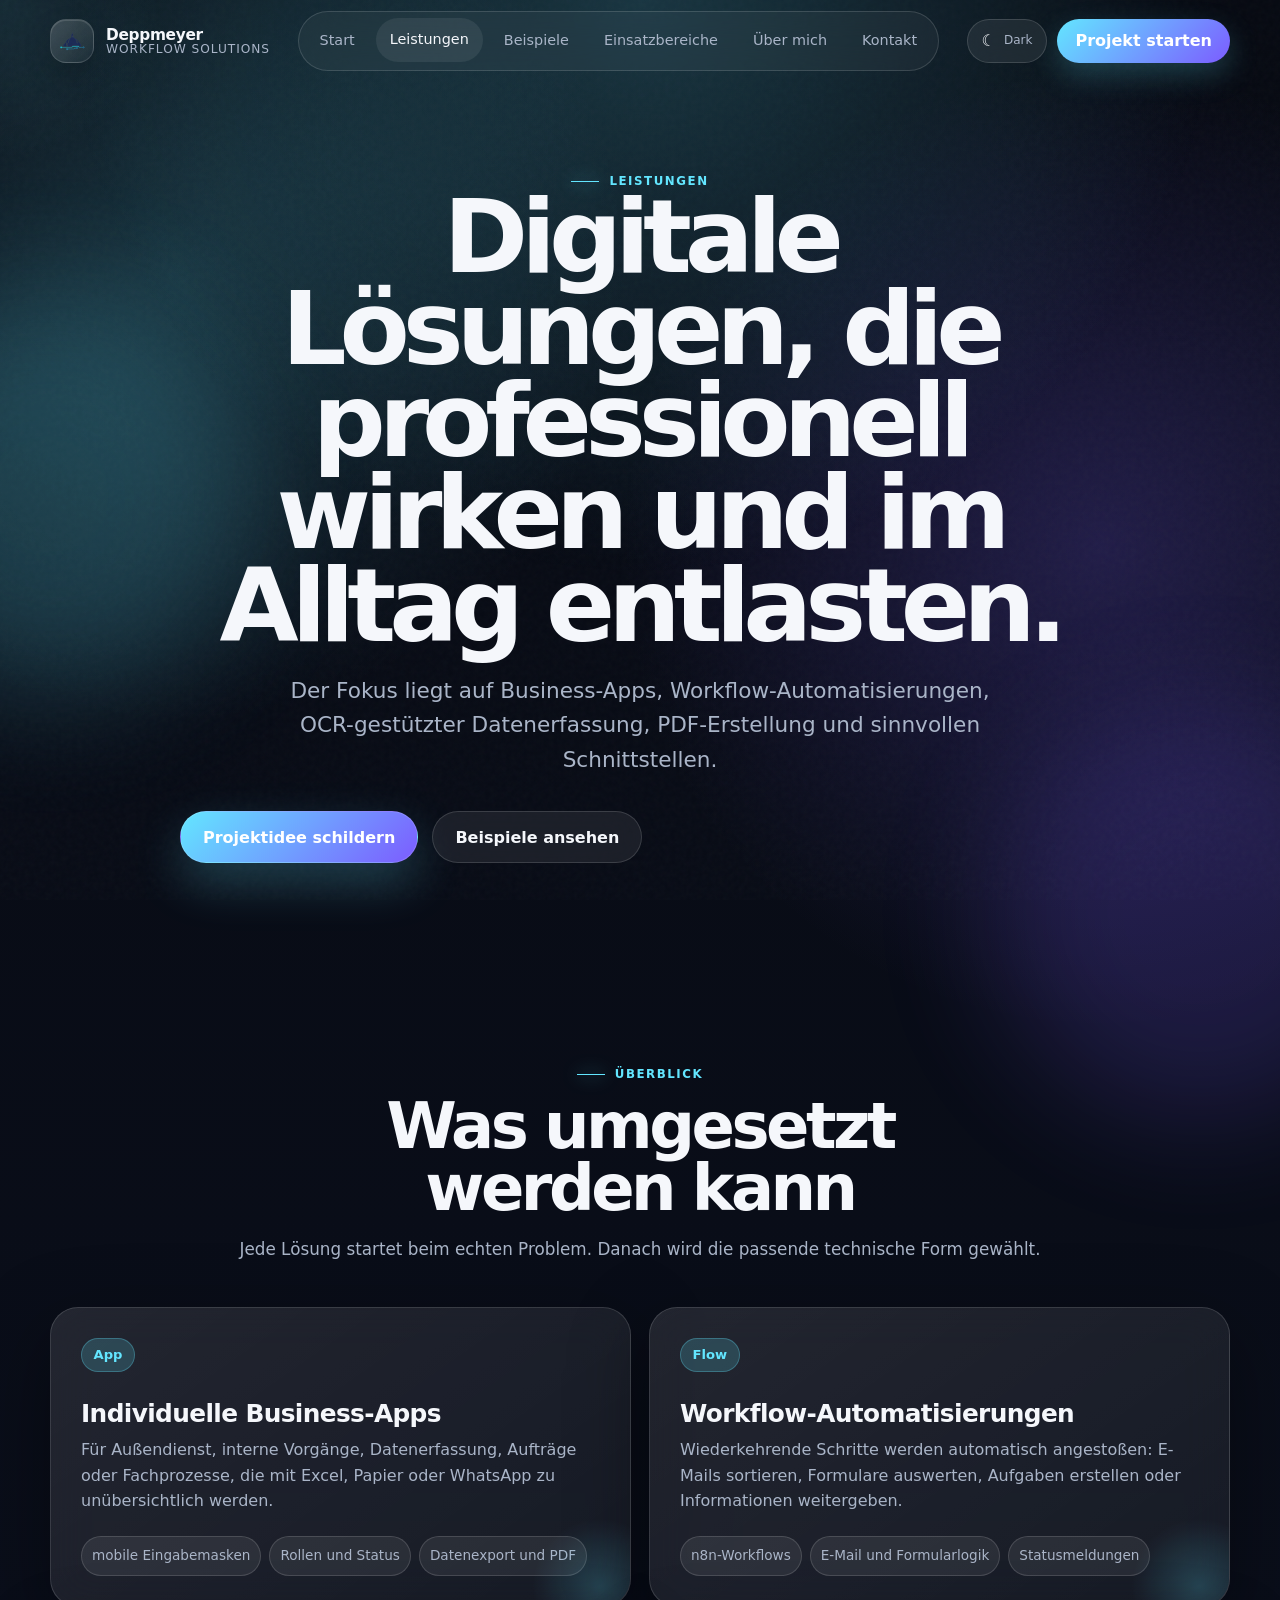
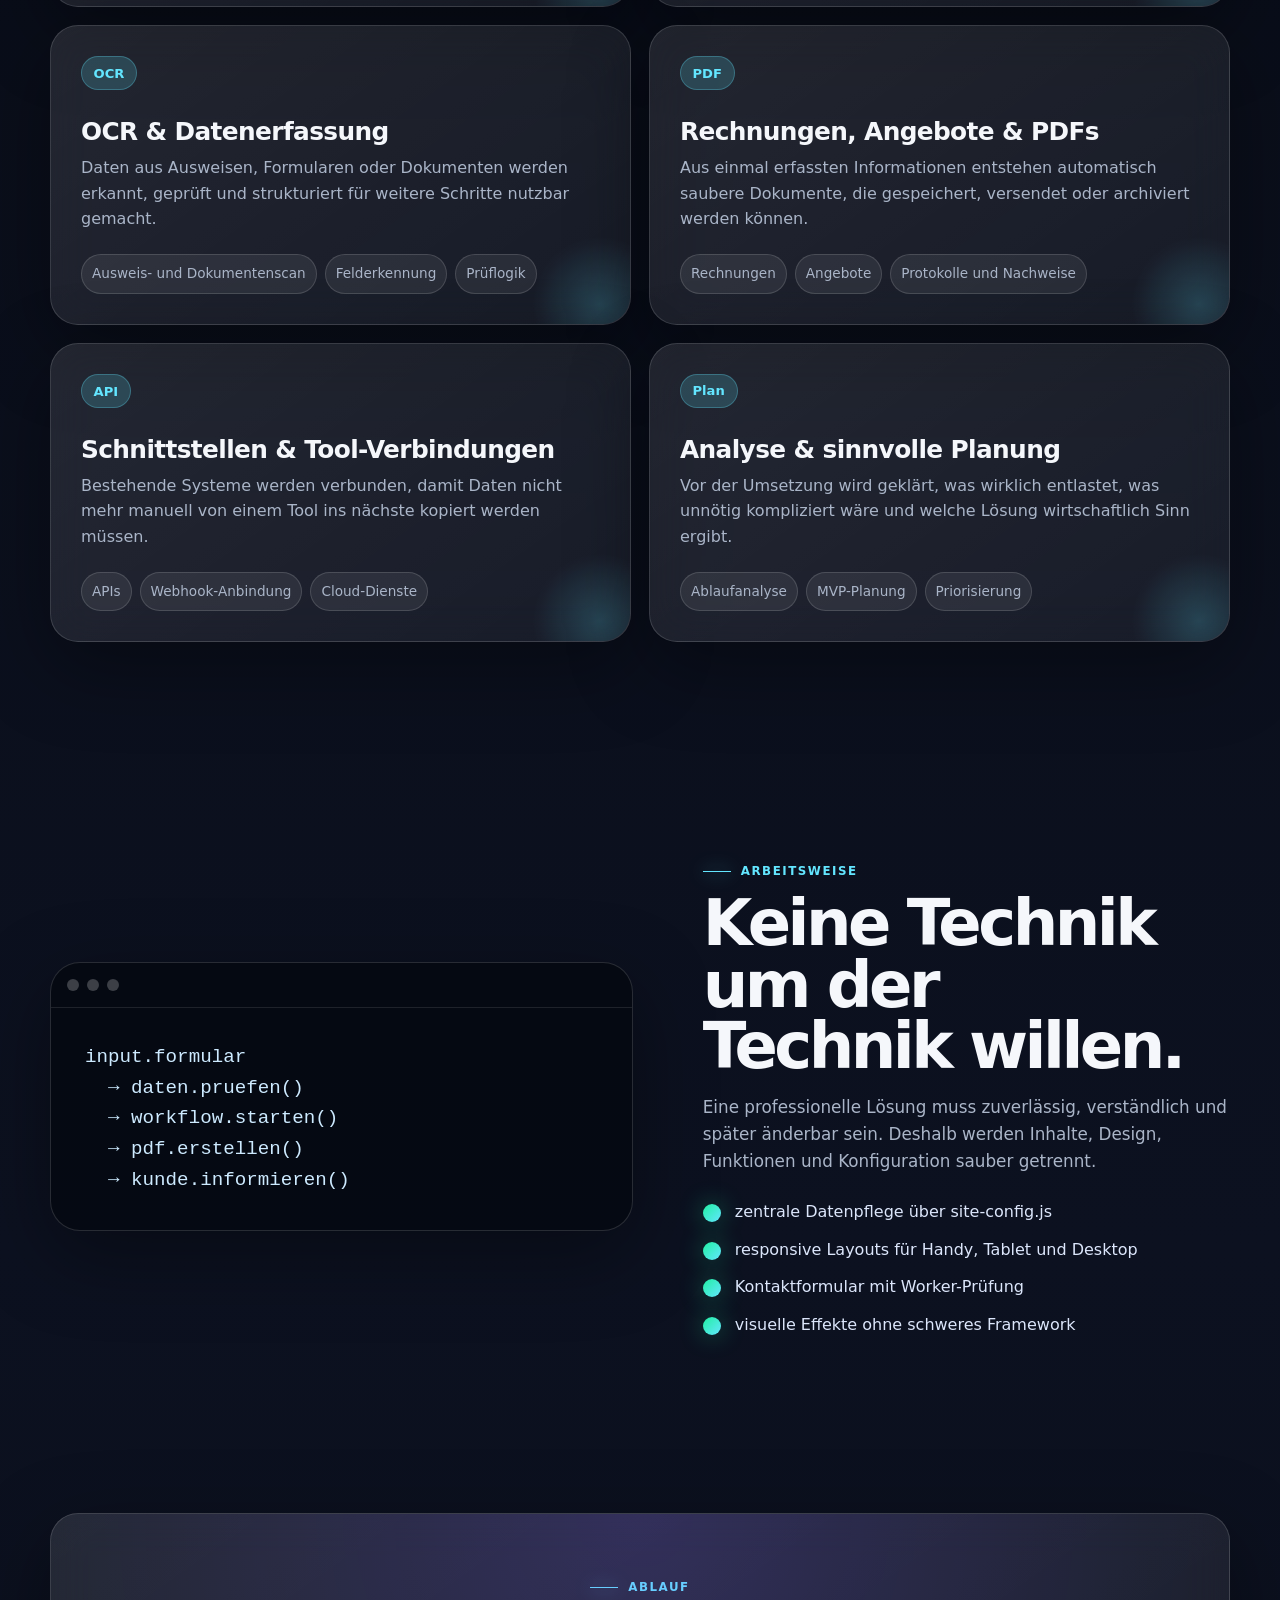
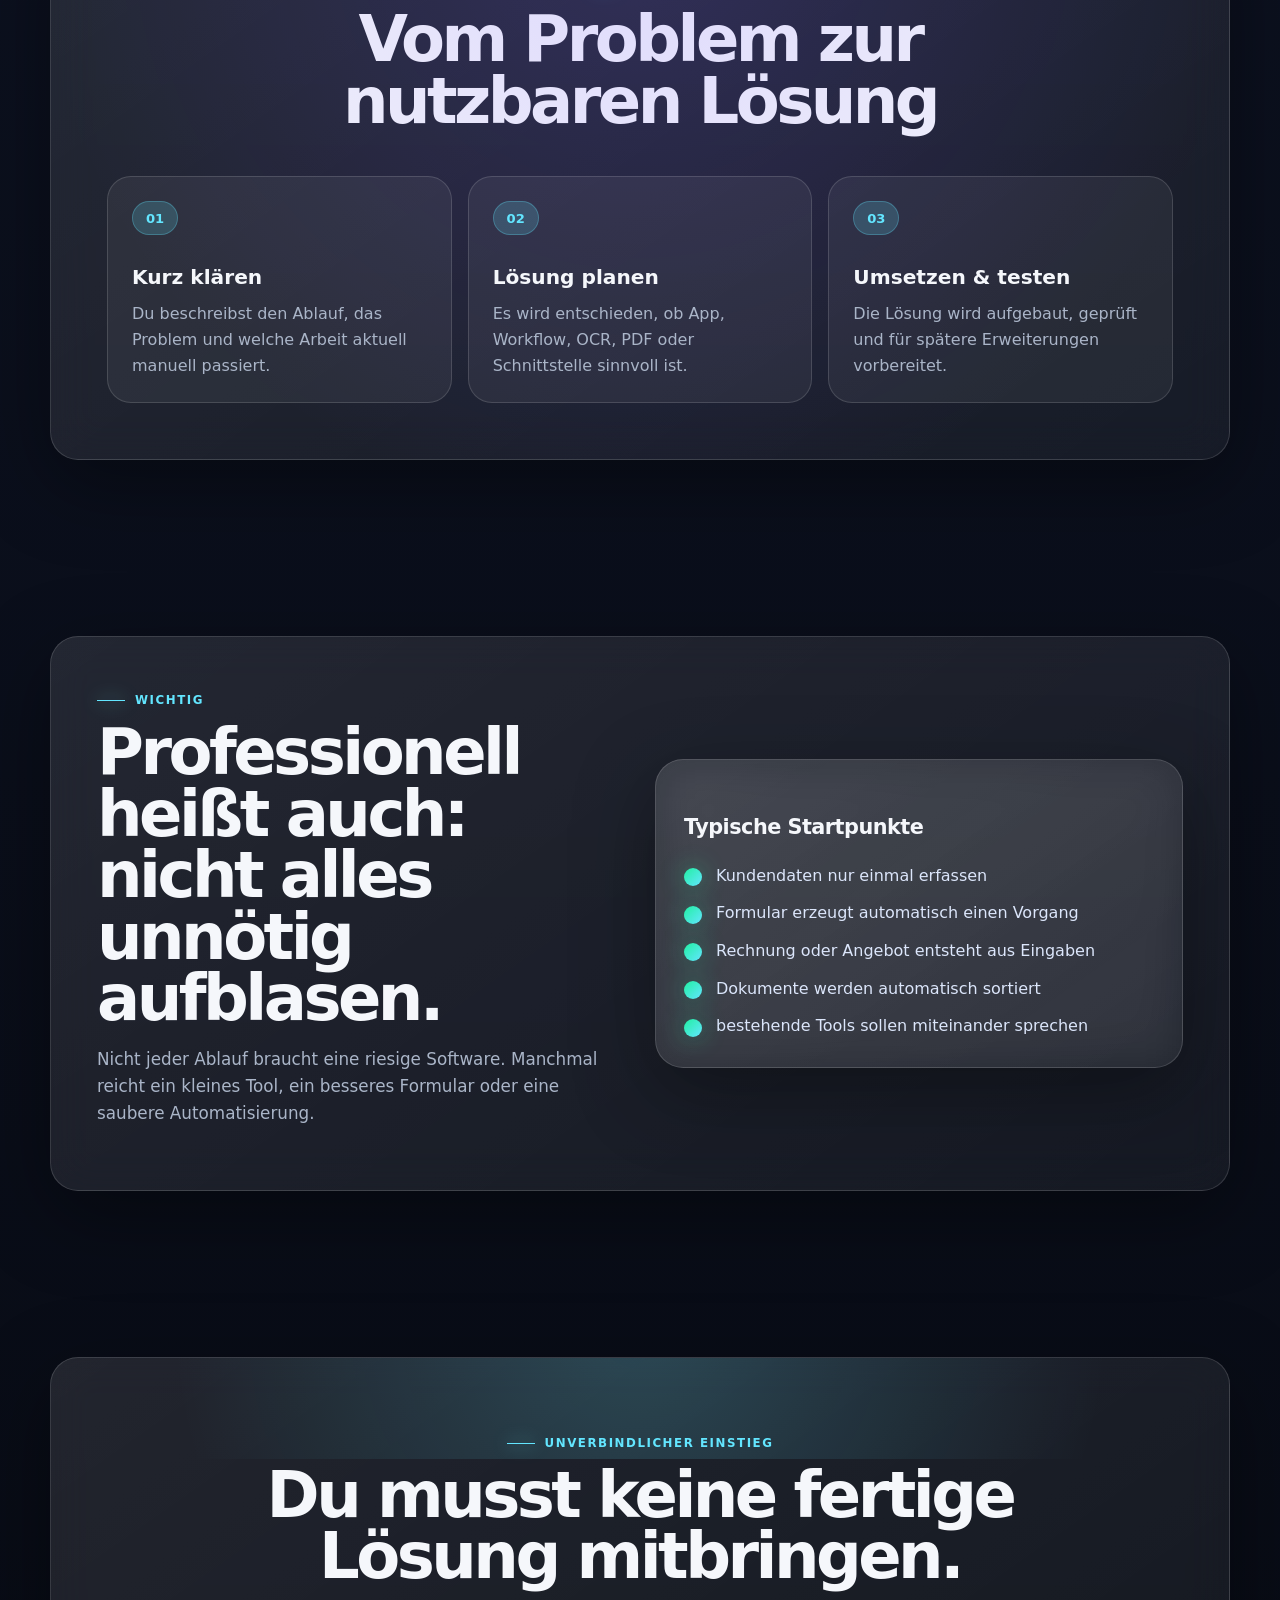
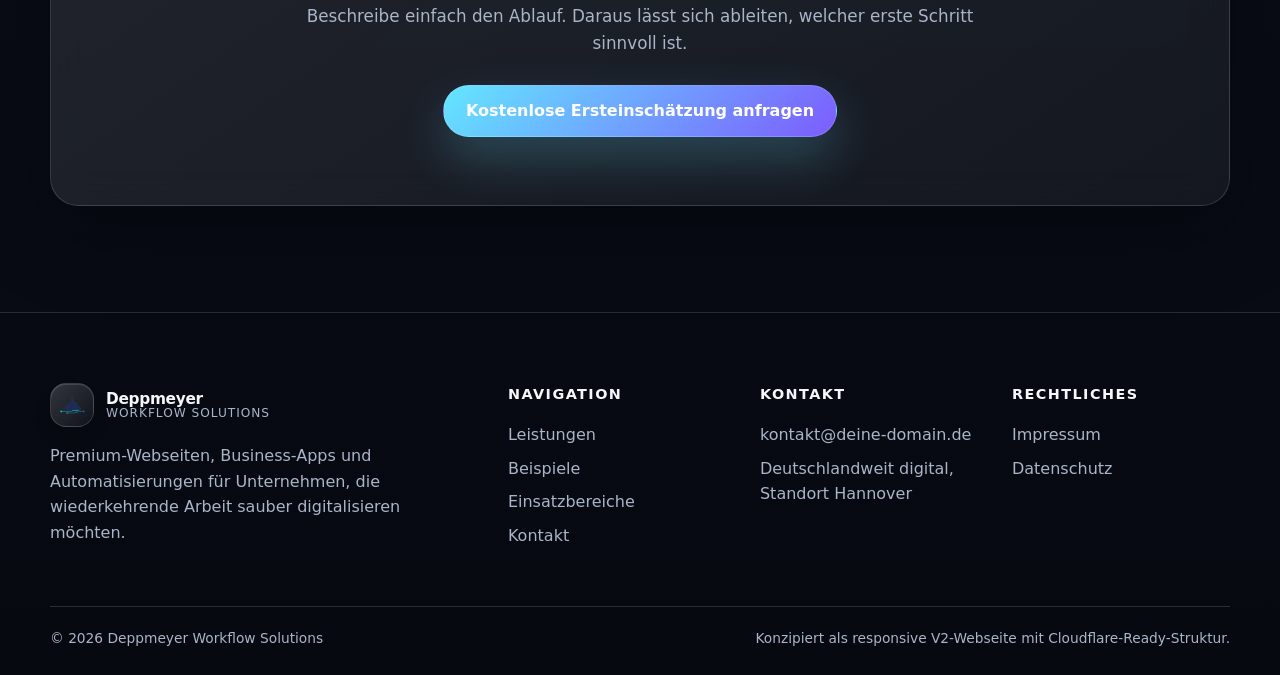
<file: leistungen.html>
<!DOCTYPE html>
<html lang="de">
<head>
<meta charset="utf-8"/>
<meta name="viewport" content="width=device-width, initial-scale=1"/>
<title>Leistungen | Deppmeyer Workflow Solutions</title>
<meta name="description" content="Business-Apps, Workflow-Automatisierung, OCR-Dokumentenerfassung, PDF-Erstellung und Schnittstellen für konkrete Probleme im Unternehmensalltag."/>
<link rel="preconnect" href="https://fonts.gstatic.com" crossorigin/>
<link href="css/styles.css" rel="stylesheet"/>
<link href="favicon.png" rel="icon" type="image/png"/>
<link href="favicon.ico" rel="shortcut icon"/>
<meta name="theme-color" content="#070a12"/>
<meta property="og:type" content="website"/>
<meta property="og:locale" content="de_DE"/>
<meta property="og:site_name" content="Deppmeyer Workflow Solutions"/>
<meta property="og:title" content="Leistungen | Deppmeyer Workflow Solutions"/>
<meta property="og:description" content="Business-Apps, Workflow-Automatisierung, OCR-Dokumentenerfassung, PDF-Erstellung und Schnittstellen für konkrete Probleme im Unternehmensalltag."/>
<meta name="twitter:card" content="summary"/>
<meta name="twitter:title" content="Leistungen | Deppmeyer Workflow Solutions"/>
<meta name="twitter:description" content="Business-Apps, Workflow-Automatisierung, OCR-Dokumentenerfassung, PDF-Erstellung und Schnittstellen für konkrete Probleme im Unternehmensalltag."/>
<script>try{const t=localStorage.getItem('deppmeyer-theme-v2')||'dark';document.documentElement.setAttribute('data-theme',t);document.documentElement.style.colorScheme=t;}catch(e){}</script>
</head>
<body class="page-shell" data-page="leistungen.html">
<div class="site-noise" aria-hidden="true"></div>
<div class="orb orb-one" aria-hidden="true"></div>
<div class="orb orb-two" aria-hidden="true"></div>
<div class="scroll-progress" aria-hidden="true"></div>
<div class="cursor-glow" aria-hidden="true"></div>
<header class="topbar" data-topbar>
  <div class="container nav">
    <a class="brand" href="index.html" aria-label="Zur Startseite">
      <span class="brand-mark"><img src="assets/logo-icon.png" alt="" decoding="async"/></span>
      <span class="brand-copy"><strong>Deppmeyer</strong><span>Workflow Solutions</span></span>
    </a>
    <nav class="nav-links" aria-label="Hauptnavigation"><a class="" href="index.html">Start</a><a class="active" href="leistungen.html">Leistungen</a><a class="" href="beispiele.html">Beispiele</a><a class="" href="einsatzbereiche.html">Einsatzbereiche</a><a class="" href="ueber-mich.html">Über mich</a><a class="" href="kontakt.html">Kontakt</a></nav>
    <div class="nav-actions">
      <button class="theme-toggle" type="button" data-theme-toggle aria-label="Designmodus wechseln"><span data-theme-icon>☾</span><small data-theme-label>Dark</small></button>
      <a class="nav-cta" href="kontakt.html">Projekt starten</a>
      <button class="mobile-toggle" type="button" data-mobile-toggle aria-expanded="false" aria-label="Menü öffnen"><span></span><span></span></button>
    </div>
  </div>
  <div class="mobile-panel" data-mobile-panel>
    <div class="container mobile-panel-inner">
      <nav class="mobile-links" aria-label="Mobile Navigation"><a class="" href="index.html">Start</a><a class="active" href="leistungen.html">Leistungen</a><a class="" href="beispiele.html">Beispiele</a><a class="" href="einsatzbereiche.html">Einsatzbereiche</a><a class="" href="ueber-mich.html">Über mich</a><a class="" href="kontakt.html">Kontakt</a></nav>
      <a class="btn btn-full" href="kontakt.html">Kostenlose Ersteinschätzung</a>
    </div>
  </div>
</header>
<main id="main-content" tabindex="-1">
<section class="page-hero">
  <div class="container narrow reveal">
    <span class="eyebrow"><span></span>Leistungen</span>
    <h1>Digitale Lösungen, die professionell wirken und im Alltag entlasten.</h1>
    <p>Der Fokus liegt auf Business-Apps, Workflow-Automatisierungen, OCR-gestützter Datenerfassung, PDF-Erstellung und sinnvollen Schnittstellen.</p>
    <div class="hero-actions"><a class="btn btn-primary" href="kontakt.html">Projektidee schildern</a><a class="btn btn-secondary" href="beispiele.html">Beispiele ansehen</a></div>
  </div>
</section>
<section class="section" id="leistungen-ueberblick">
  <div class="container section-head center reveal"><span class="eyebrow"><span></span>Überblick</span><h2>Was umgesetzt werden kann</h2><p>Jede Lösung startet beim echten Problem. Danach wird die passende technische Form gewählt.</p></div>
  <div class="container service-detail-grid">
    <article class="detail-card reveal" id="apps"><span>App</span><h3>Individuelle Business-Apps</h3><p>Für Außendienst, interne Vorgänge, Datenerfassung, Aufträge oder Fachprozesse, die mit Excel, Papier oder WhatsApp zu unübersichtlich werden.</p><ul><li>mobile Eingabemasken</li><li>Rollen und Status</li><li>Datenexport und PDF</li></ul></article>
    <article class="detail-card reveal delay-1" id="automatisierung"><span>Flow</span><h3>Workflow-Automatisierungen</h3><p>Wiederkehrende Schritte werden automatisch angestoßen: E-Mails sortieren, Formulare auswerten, Aufgaben erstellen oder Informationen weitergeben.</p><ul><li>n8n-Workflows</li><li>E-Mail und Formularlogik</li><li>Statusmeldungen</li></ul></article>
    <article class="detail-card reveal delay-2" id="ocr"><span>OCR</span><h3>OCR & Datenerfassung</h3><p>Daten aus Ausweisen, Formularen oder Dokumenten werden erkannt, geprüft und strukturiert für weitere Schritte nutzbar gemacht.</p><ul><li>Ausweis- und Dokumentenscan</li><li>Felderkennung</li><li>Prüflogik</li></ul></article>
    <article class="detail-card reveal" id="pdf"><span>PDF</span><h3>Rechnungen, Angebote & PDFs</h3><p>Aus einmal erfassten Informationen entstehen automatisch saubere Dokumente, die gespeichert, versendet oder archiviert werden können.</p><ul><li>Rechnungen</li><li>Angebote</li><li>Protokolle und Nachweise</li></ul></article>
    <article class="detail-card reveal delay-1" id="schnittstellen"><span>API</span><h3>Schnittstellen & Tool-Verbindungen</h3><p>Bestehende Systeme werden verbunden, damit Daten nicht mehr manuell von einem Tool ins nächste kopiert werden müssen.</p><ul><li>APIs</li><li>Webhook-Anbindung</li><li>Cloud-Dienste</li></ul></article>
    <article class="detail-card reveal delay-2" id="analyse"><span>Plan</span><h3>Analyse & sinnvolle Planung</h3><p>Vor der Umsetzung wird geklärt, was wirklich entlastet, was unnötig kompliziert wäre und welche Lösung wirtschaftlich Sinn ergibt.</p><ul><li>Ablaufanalyse</li><li>MVP-Planung</li><li>Priorisierung</li></ul></article>
  </div>
</section>
<section class="section feature-section">
  <div class="container feature-grid reverse">
    <div class="code-window reveal tilt-card" data-tilt aria-hidden="true"><div class="code-bar"><i></i><i></i><i></i></div><pre><code>input.formular
  → daten.pruefen()
  → workflow.starten()
  → pdf.erstellen()
  → kunde.informieren()</code></pre></div>
    <div class="feature-copy reveal delay-1"><span class="eyebrow"><span></span>Arbeitsweise</span><h2>Keine Technik um der Technik willen.</h2><p>Eine professionelle Lösung muss zuverlässig, verständlich und später änderbar sein. Deshalb werden Inhalte, Design, Funktionen und Konfiguration sauber getrennt.</p><ul class="check-list"><li>zentrale Datenpflege über site-config.js</li><li>responsive Layouts für Handy, Tablet und Desktop</li><li>Kontaktformular mit Worker-Prüfung</li><li>visuelle Effekte ohne schweres Framework</li></ul></div>
  </div>
</section>
<section class="section dark-panel-section" id="ablauf-drei-schritte">
  <div class="container process-panel reveal"><div class="section-head center"><span class="eyebrow"><span></span>Ablauf</span><h2>Vom Problem zur nutzbaren Lösung</h2></div><div class="process-grid"><div><span>01</span><h3>Kurz klären</h3><p>Du beschreibst den Ablauf, das Problem und welche Arbeit aktuell manuell passiert.</p></div><div><span>02</span><h3>Lösung planen</h3><p>Es wird entschieden, ob App, Workflow, OCR, PDF oder Schnittstelle sinnvoll ist.</p></div><div><span>03</span><h3>Umsetzen & testen</h3><p>Die Lösung wird aufgebaut, geprüft und für spätere Erweiterungen vorbereitet.</p></div></div></div>
</section>
<section class="section"><div class="container split-card reveal"><div><span class="eyebrow"><span></span>Wichtig</span><h2>Professionell heißt auch: nicht alles unnötig aufblasen.</h2><p>Nicht jeder Ablauf braucht eine riesige Software. Manchmal reicht ein kleines Tool, ein besseres Formular oder eine saubere Automatisierung.</p></div><div class="glass-card"><h3>Typische Startpunkte</h3><ul class="check-list"><li>Kundendaten nur einmal erfassen</li><li>Formular erzeugt automatisch einen Vorgang</li><li>Rechnung oder Angebot entsteht aus Eingaben</li><li>Dokumente werden automatisch sortiert</li><li>bestehende Tools sollen miteinander sprechen</li></ul></div></div></section>
<section class="section final-cta reveal"><div class="container cta-card"><span class="eyebrow"><span></span>Unverbindlicher Einstieg</span><h2>Du musst keine fertige Lösung mitbringen.</h2><p>Beschreibe einfach den Ablauf. Daraus lässt sich ableiten, welcher erste Schritt sinnvoll ist.</p><a class="btn btn-primary" href="kontakt.html">Kostenlose Ersteinschätzung anfragen</a></div></section>
</main>
<footer class="footer">
  <div class="container footer-grid">
    <div class="footer-main">
      <a class="footer-brand" href="index.html" aria-label="Startseite">
        <span class="brand-mark"><img src="assets/logo-icon.png" alt="" decoding="async"/></span>
        <span class="brand-copy"><strong>Deppmeyer</strong><span>Workflow Solutions</span></span>
      </a>
      <p>Premium-Webseiten, Business-Apps und Automatisierungen für Unternehmen, die wiederkehrende Arbeit sauber digitalisieren möchten.</p>
    </div>
    <div class="footer-col">
      <h3>Navigation</h3>
      <a href="leistungen.html">Leistungen</a>
      <a href="beispiele.html">Beispiele</a>
      <a href="einsatzbereiche.html">Einsatzbereiche</a>
      <a href="kontakt.html">Kontakt</a>
    </div>
    <div class="footer-col">
      <h3>Kontakt</h3>
      <a data-config="email" href="mailto:kontakt@deine-domain.de">kontakt@deine-domain.de</a>
      <a data-config="phone" href=""></a>
      <span data-config="location">Deutschlandweit digital, Standort Hannover</span>
    </div>
    <div class="footer-col">
      <h3>Rechtliches</h3>
      <a href="impressum.html">Impressum</a>
      <a href="datenschutz.html">Datenschutz</a>
    </div>
  </div>
  <div class="container footer-bottom">
    <span>© <span data-year></span> <span data-config="companyName">Deppmeyer Workflow Solutions</span></span>
    <span>Konzipiert als responsive V2-Webseite mit Cloudflare-Ready-Struktur.</span>
  </div>
</footer>
<script src="site-config.js"></script>
<script src="js/script.js"></script>
</body>
</html>
</file>
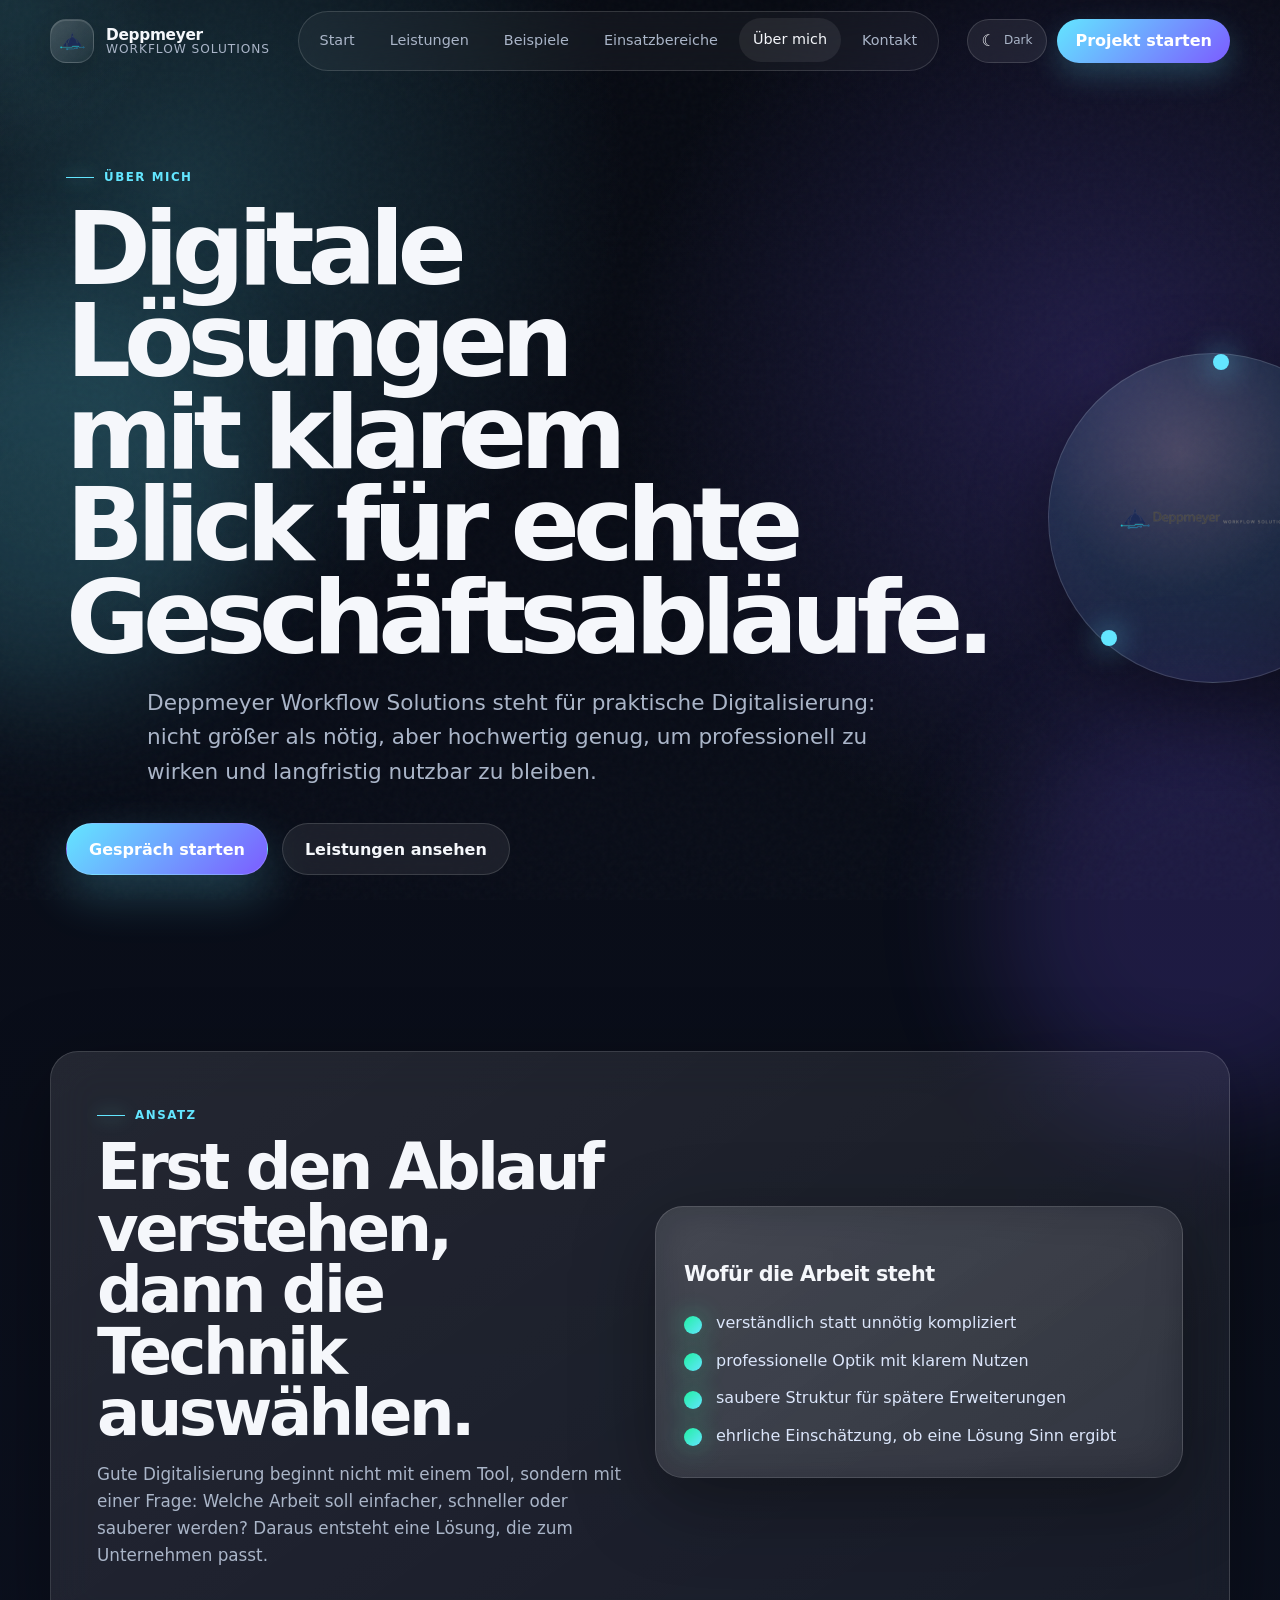
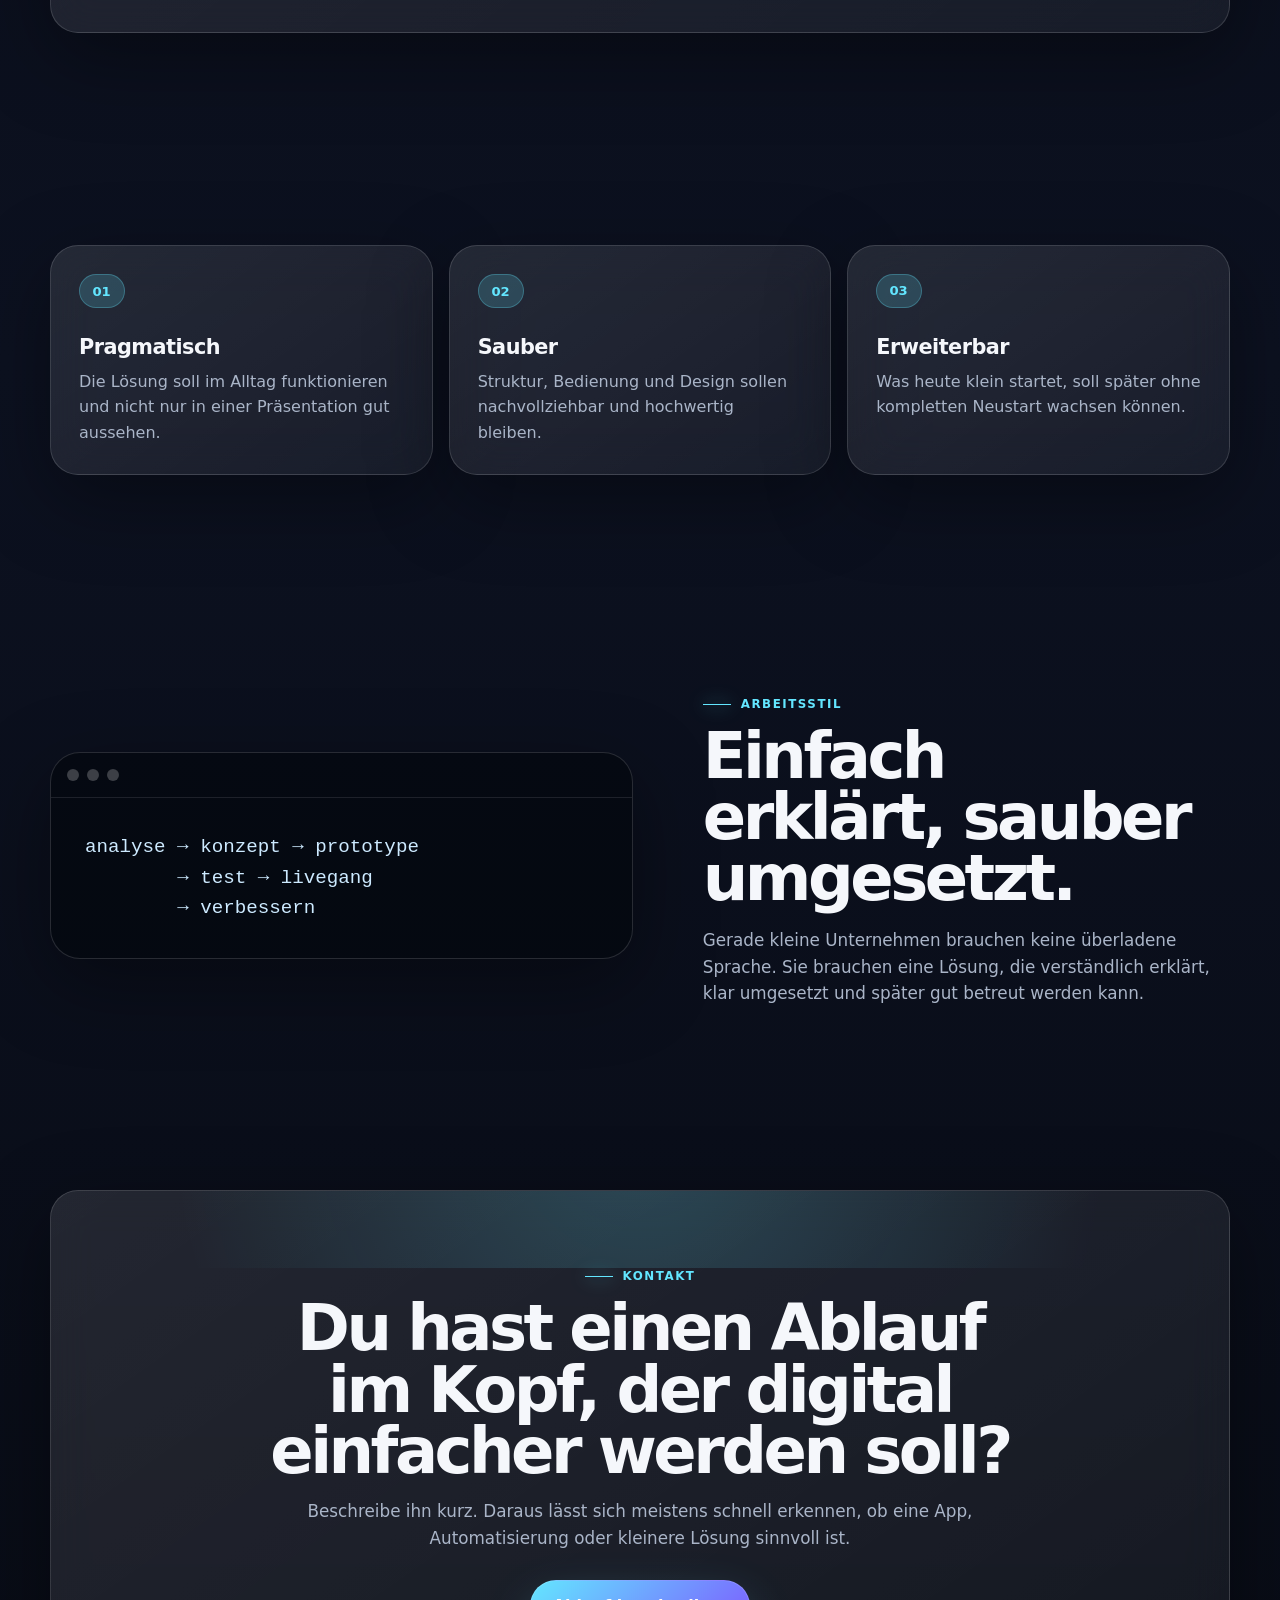
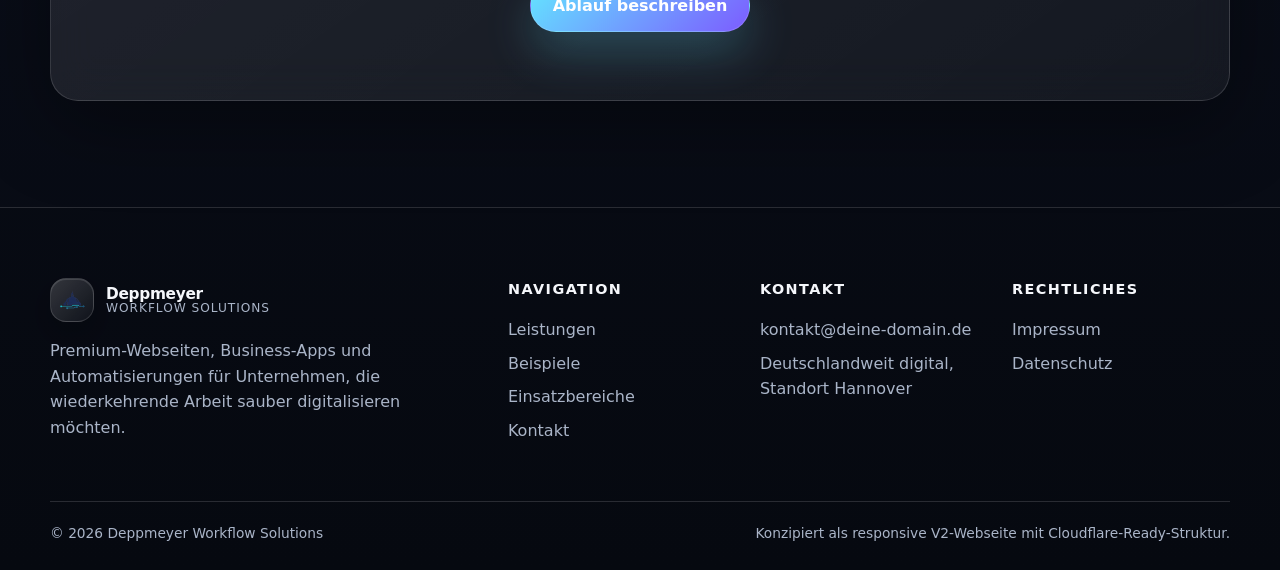
<file: ueber-mich.html>
<!DOCTYPE html>
<html lang="de">
<head>
<meta charset="utf-8"/>
<meta name="viewport" content="width=device-width, initial-scale=1"/>
<title>Über mich | Deppmeyer Workflow Solutions</title>
<meta name="description" content="Pragmatische Digitalisierung mit Fokus auf professionelle Optik, klare Abläufe und Lösungen, die kleine Unternehmen wirklich im Alltag entlasten."/>
<link rel="preconnect" href="https://fonts.gstatic.com" crossorigin/>
<link href="css/styles.css" rel="stylesheet"/>
<link href="favicon.png" rel="icon" type="image/png"/>
<link href="favicon.ico" rel="shortcut icon"/>
<meta name="theme-color" content="#070a12"/>
<meta property="og:type" content="website"/>
<meta property="og:locale" content="de_DE"/>
<meta property="og:site_name" content="Deppmeyer Workflow Solutions"/>
<meta property="og:title" content="Über mich | Deppmeyer Workflow Solutions"/>
<meta property="og:description" content="Pragmatische Digitalisierung mit Fokus auf professionelle Optik, klare Abläufe und Lösungen, die kleine Unternehmen wirklich im Alltag entlasten."/>
<meta name="twitter:card" content="summary"/>
<meta name="twitter:title" content="Über mich | Deppmeyer Workflow Solutions"/>
<meta name="twitter:description" content="Pragmatische Digitalisierung mit Fokus auf professionelle Optik, klare Abläufe und Lösungen, die kleine Unternehmen wirklich im Alltag entlasten."/>
<script>try{const t=localStorage.getItem('deppmeyer-theme-v2')||'dark';document.documentElement.setAttribute('data-theme',t);document.documentElement.style.colorScheme=t;}catch(e){}</script>
</head>
<body class="page-shell" data-page="ueber-mich.html">
<div class="site-noise" aria-hidden="true"></div>
<div class="orb orb-one" aria-hidden="true"></div>
<div class="orb orb-two" aria-hidden="true"></div>
<div class="scroll-progress" aria-hidden="true"></div>
<div class="cursor-glow" aria-hidden="true"></div>
<header class="topbar" data-topbar>
  <div class="container nav">
    <a class="brand" href="index.html" aria-label="Zur Startseite">
      <span class="brand-mark"><img src="assets/logo-icon.png" alt="" decoding="async"/></span>
      <span class="brand-copy"><strong>Deppmeyer</strong><span>Workflow Solutions</span></span>
    </a>
    <nav class="nav-links" aria-label="Hauptnavigation"><a class="" href="index.html">Start</a><a class="" href="leistungen.html">Leistungen</a><a class="" href="beispiele.html">Beispiele</a><a class="" href="einsatzbereiche.html">Einsatzbereiche</a><a class="active" href="ueber-mich.html">Über mich</a><a class="" href="kontakt.html">Kontakt</a></nav>
    <div class="nav-actions">
      <button class="theme-toggle" type="button" data-theme-toggle aria-label="Designmodus wechseln"><span data-theme-icon>☾</span><small data-theme-label>Dark</small></button>
      <a class="nav-cta" href="kontakt.html">Projekt starten</a>
      <button class="mobile-toggle" type="button" data-mobile-toggle aria-expanded="false" aria-label="Menü öffnen"><span></span><span></span></button>
    </div>
  </div>
  <div class="mobile-panel" data-mobile-panel>
    <div class="container mobile-panel-inner">
      <nav class="mobile-links" aria-label="Mobile Navigation"><a class="" href="index.html">Start</a><a class="" href="leistungen.html">Leistungen</a><a class="" href="beispiele.html">Beispiele</a><a class="" href="einsatzbereiche.html">Einsatzbereiche</a><a class="active" href="ueber-mich.html">Über mich</a><a class="" href="kontakt.html">Kontakt</a></nav>
      <a class="btn btn-full" href="kontakt.html">Kostenlose Ersteinschätzung</a>
    </div>
  </div>
</header>
<main id="main-content" tabindex="-1">
<section class="hero about-hero"><div class="container about-grid"><div class="hero-copy reveal"><span class="eyebrow"><span></span>Über mich</span><h1>Digitale Lösungen mit klarem Blick für echte Geschäftsabläufe.</h1><p class="hero-lead">Deppmeyer Workflow Solutions steht für praktische Digitalisierung: nicht größer als nötig, aber hochwertig genug, um professionell zu wirken und langfristig nutzbar zu bleiben.</p><div class="hero-actions"><a class="btn btn-primary" href="kontakt.html">Gespräch starten</a><a class="btn btn-secondary" href="leistungen.html">Leistungen ansehen</a></div></div><div class="founder-visual reveal delay-1" aria-hidden="true"><div class="founder-core tilt-card" data-tilt><img src="assets/logo.png" alt=""/><span></span><span></span><span></span></div></div></div></section>
<section class="section"><div class="container split-card reveal"><div><span class="eyebrow"><span></span>Ansatz</span><h2>Erst den Ablauf verstehen, dann die Technik auswählen.</h2><p>Gute Digitalisierung beginnt nicht mit einem Tool, sondern mit einer Frage: Welche Arbeit soll einfacher, schneller oder sauberer werden? Daraus entsteht eine Lösung, die zum Unternehmen passt.</p></div><div class="glass-card"><h3>Wofür die Arbeit steht</h3><ul class="check-list"><li>verständlich statt unnötig kompliziert</li><li>professionelle Optik mit klarem Nutzen</li><li>saubere Struktur für spätere Erweiterungen</li><li>ehrliche Einschätzung, ob eine Lösung Sinn ergibt</li></ul></div></div></section>
<section class="section"><div class="container values-grid"><article class="value-card reveal"><span>01</span><h3>Pragmatisch</h3><p>Die Lösung soll im Alltag funktionieren und nicht nur in einer Präsentation gut aussehen.</p></article><article class="value-card reveal delay-1"><span>02</span><h3>Sauber</h3><p>Struktur, Bedienung und Design sollen nachvollziehbar und hochwertig bleiben.</p></article><article class="value-card reveal delay-2"><span>03</span><h3>Erweiterbar</h3><p>Was heute klein startet, soll später ohne kompletten Neustart wachsen können.</p></article></div></section>
<section class="section feature-section"><div class="container feature-grid reverse"><div class="code-window reveal tilt-card" data-tilt><div class="code-bar"><i></i><i></i><i></i></div><pre><code>analyse → konzept → prototype
        → test → livegang
        → verbessern</code></pre></div><div class="feature-copy reveal delay-1"><span class="eyebrow"><span></span>Arbeitsstil</span><h2>Einfach erklärt, sauber umgesetzt.</h2><p>Gerade kleine Unternehmen brauchen keine überladene Sprache. Sie brauchen eine Lösung, die verständlich erklärt, klar umgesetzt und später gut betreut werden kann.</p></div></div></section>
<section class="section final-cta reveal"><div class="container cta-card"><span class="eyebrow"><span></span>Kontakt</span><h2>Du hast einen Ablauf im Kopf, der digital einfacher werden soll?</h2><p>Beschreibe ihn kurz. Daraus lässt sich meistens schnell erkennen, ob eine App, Automatisierung oder kleinere Lösung sinnvoll ist.</p><a class="btn btn-primary" href="kontakt.html">Ablauf beschreiben</a></div></section>
</main>
<footer class="footer">
  <div class="container footer-grid">
    <div class="footer-main">
      <a class="footer-brand" href="index.html" aria-label="Startseite">
        <span class="brand-mark"><img src="assets/logo-icon.png" alt="" decoding="async"/></span>
        <span class="brand-copy"><strong>Deppmeyer</strong><span>Workflow Solutions</span></span>
      </a>
      <p>Premium-Webseiten, Business-Apps und Automatisierungen für Unternehmen, die wiederkehrende Arbeit sauber digitalisieren möchten.</p>
    </div>
    <div class="footer-col">
      <h3>Navigation</h3>
      <a href="leistungen.html">Leistungen</a>
      <a href="beispiele.html">Beispiele</a>
      <a href="einsatzbereiche.html">Einsatzbereiche</a>
      <a href="kontakt.html">Kontakt</a>
    </div>
    <div class="footer-col">
      <h3>Kontakt</h3>
      <a data-config="email" href="mailto:kontakt@deine-domain.de">kontakt@deine-domain.de</a>
      <a data-config="phone" href=""></a>
      <span data-config="location">Deutschlandweit digital, Standort Hannover</span>
    </div>
    <div class="footer-col">
      <h3>Rechtliches</h3>
      <a href="impressum.html">Impressum</a>
      <a href="datenschutz.html">Datenschutz</a>
    </div>
  </div>
  <div class="container footer-bottom">
    <span>© <span data-year></span> <span data-config="companyName">Deppmeyer Workflow Solutions</span></span>
    <span>Konzipiert als responsive V2-Webseite mit Cloudflare-Ready-Struktur.</span>
  </div>
</footer>
<script src="site-config.js"></script>
<script src="js/script.js"></script>
</body>
</html>
</file>
<file: css/styles.css>
:root {
  --bg: #070a12;
  --bg-2: #0c1120;
  --surface: rgba(255,255,255,.075);
  --surface-2: rgba(255,255,255,.105);
  --surface-strong: rgba(255,255,255,.16);
  --text: #f5f7fb;
  --muted: #aab5c8;
  --soft: #dce6fb;
  --line: rgba(255,255,255,.14);
  --brand: #63e6ff;
  --brand-2: #7c5cff;
  --brand-3: #21f0a2;
  --danger: #ff7a90;
  --success: #45f0a9;
  --shadow: 0 24px 80px rgba(0,0,0,.36);
  --radius: 28px;
  --radius-lg: 38px;
  --container: 1180px;
  --header: 82px;
  --ease: cubic-bezier(.22,1,.36,1);
}

html[data-theme="light"] {
  --bg: #f5f8ff;
  --bg-2: #eaf0fb;
  --surface: rgba(255,255,255,.72);
  --surface-2: rgba(255,255,255,.86);
  --surface-strong: rgba(255,255,255,.96);
  --text: #081223;
  --muted: #526176;
  --soft: #152238;
  --line: rgba(18,34,60,.12);
  --brand: #026dff;
  --brand-2: #6a44ff;
  --brand-3: #00a66e;
  --shadow: 0 24px 80px rgba(23,50,94,.15);
}

* { box-sizing: border-box; }
html { scroll-behavior: smooth; scroll-padding-top: 110px; }
body {
  margin: 0;
  min-height: 100vh;
  font-family: Inter, ui-sans-serif, system-ui, -apple-system, BlinkMacSystemFont, "Segoe UI", sans-serif;
  color: var(--text);
  background:
    radial-gradient(circle at 14% 5%, rgba(99,230,255,.18), transparent 28rem),
    radial-gradient(circle at 86% 10%, rgba(124,92,255,.22), transparent 30rem),
    linear-gradient(180deg, var(--bg), var(--bg-2) 52%, var(--bg));
  overflow-x: hidden;
  line-height: 1.6;
}
body.menu-open { overflow: hidden; }
a { color: inherit; text-decoration: none; }
img { max-width: 100%; display: block; }
button, input, textarea, select { font: inherit; color: inherit; }
button { cursor: pointer; }
::selection { background: rgba(99,230,255,.32); color: var(--text); }

.site-noise { position: fixed; inset: 0; pointer-events: none; opacity: .045; z-index: 0; background-image: url("data:image/svg+xml,%3Csvg viewBox='0 0 200 200' xmlns='http://www.w3.org/2000/svg'%3E%3Cfilter id='n'%3E%3CfeTurbulence type='fractalNoise' baseFrequency='.85' numOctaves='4' stitchTiles='stitch'/%3E%3C/filter%3E%3Crect width='200' height='200' filter='url(%23n)' opacity='.6'/%3E%3C/svg%3E"); }
.orb { position: fixed; width: 26rem; height: 26rem; border-radius: 999px; filter: blur(62px); opacity: .18; pointer-events: none; z-index: 0; animation: drift 18s ease-in-out infinite alternate; }
.orb-one { left: -10rem; top: 18rem; background: var(--brand); }
.orb-two { right: -8rem; top: 44rem; background: var(--brand-2); animation-delay: -8s; }
@keyframes drift { to { transform: translate3d(4rem, -3rem, 0) scale(1.15); } }

.container { width: min(calc(100% - 40px), var(--container)); margin-inline: auto; position: relative; z-index: 1; }
.narrow { width: min(calc(100% - 40px), 920px); text-align: center; }
.section { padding: 106px 0; position: relative; }
.page-hero { padding: 164px 0 88px; position: relative; overflow: hidden; }
.page-hero::before { content:""; position:absolute; inset:0; background: radial-gradient(circle at 50% 0, rgba(99,230,255,.20), transparent 36rem); pointer-events:none; }
.page-hero h1, .hero h1 { font-size: clamp(2.75rem, 8vw, 6.8rem); line-height: .9; letter-spacing: -.07em; margin: 0; text-wrap: balance; }
.page-hero p, .hero-lead { font-size: clamp(1.05rem, 1.8vw, 1.35rem); color: var(--muted); max-width: 760px; margin: 22px auto 0; }

.topbar { position: fixed; inset: 0 0 auto 0; height: var(--header); z-index: 50; transition: background .35s var(--ease), border-color .35s var(--ease), transform .35s var(--ease); border-bottom: 1px solid transparent; }
.topbar.scrolled, .topbar.menu-open { background: color-mix(in srgb, var(--bg) 78%, transparent); backdrop-filter: blur(20px); border-color: var(--line); box-shadow: 0 14px 40px rgba(0,0,0,.12); }
.nav { height: var(--header); display: flex; align-items: center; justify-content: space-between; gap: 22px; }
.brand, .footer-brand { display: inline-flex; align-items: center; gap: 12px; min-width: max-content; }
.brand-mark { width: 44px; height: 44px; border-radius: 16px; display: grid; place-items: center; background: linear-gradient(135deg, rgba(255,255,255,.18), rgba(255,255,255,.04)); border: 1px solid var(--line); box-shadow: inset 0 1px 0 rgba(255,255,255,.12), 0 12px 28px rgba(0,0,0,.18); }
.brand-mark img { width: 28px; height: 28px; object-fit: contain; }
.brand-copy { display: grid; line-height: 1.05; }
.brand-copy strong { font-size: .96rem; letter-spacing: -.02em; }
.brand-copy span { color: var(--muted); font-size: .76rem; letter-spacing: .08em; text-transform: uppercase; }
.nav-links { display: flex; align-items: center; gap: 7px; padding: 7px; border: 1px solid var(--line); background: rgba(255,255,255,.045); border-radius: 999px; backdrop-filter: blur(18px); }
.nav-links a { color: var(--muted); font-size: .9rem; padding: 10px 14px; border-radius: 999px; transition: color .25s, background .25s, transform .25s; }
.nav-links a:hover, .nav-links a.active { color: var(--text); background: var(--surface); transform: translateY(-1px); }
.nav-actions { display: flex; align-items: center; gap: 10px; }
.theme-toggle, .mobile-toggle { border: 1px solid var(--line); background: var(--surface); height: 44px; border-radius: 999px; display: inline-flex; align-items: center; justify-content: center; gap: 8px; backdrop-filter: blur(14px); transition: transform .25s, background .25s; }
.theme-toggle { padding: 0 14px; }
.theme-toggle:hover, .mobile-toggle:hover { transform: translateY(-1px); background: var(--surface-2); }
.theme-toggle small { color: var(--muted); font-size: .75rem; }
.nav-cta { height: 44px; padding: 0 18px; border-radius: 999px; display: inline-flex; align-items: center; background: linear-gradient(135deg, var(--brand), var(--brand-2)); color: #fff; font-weight: 750; box-shadow: 0 12px 30px color-mix(in srgb, var(--brand) 22%, transparent); }
.mobile-toggle { display: none; width: 48px; flex-direction: column; }
.mobile-toggle span { width: 18px; height: 2px; border-radius: 99px; background: currentColor; transition: transform .25s, opacity .25s; }
.mobile-toggle[aria-expanded="true"] span:first-child { transform: translateY(4px) rotate(45deg); }
.mobile-toggle[aria-expanded="true"] span:last-child { transform: translateY(-4px) rotate(-45deg); }
.mobile-panel { display: none; }

.scroll-progress { position: fixed; top: 0; left: 0; height: 3px; width: 0; z-index: 100; background: linear-gradient(90deg, var(--brand), var(--brand-2), var(--brand-3)); box-shadow: 0 0 28px var(--brand); }
.cursor-glow { position: fixed; width: 360px; height: 360px; border-radius: 999px; pointer-events: none; z-index: 0; background: radial-gradient(circle, rgba(99,230,255,.13), transparent 62%); transform: translate(-50%, -50%); opacity: .8; mix-blend-mode: screen; }

.hero { padding: 160px 0 90px; min-height: 100vh; display: grid; align-items: center; position: relative; overflow: hidden; }
.hero-grid, .about-grid { display: grid; grid-template-columns: minmax(0, 1.02fr) minmax(360px, .98fr); gap: 60px; align-items: center; }
.eyebrow { display: inline-flex; align-items: center; gap: 10px; color: var(--brand); font-weight: 850; letter-spacing: .13em; text-transform: uppercase; font-size: .74rem; }
.eyebrow span { width: 28px; height: 1px; background: currentColor; box-shadow: 0 0 18px currentColor; }
.hero-copy h1 { margin-top: 16px; }
.hero-actions { display: flex; flex-wrap: wrap; gap: 14px; align-items: center; margin-top: 34px; }
.btn { position: relative; display: inline-flex; align-items: center; justify-content: center; min-height: 52px; padding: 0 22px; border-radius: 999px; border: 1px solid var(--line); font-weight: 800; overflow: hidden; transition: transform .25s var(--ease), box-shadow .25s var(--ease), background .25s var(--ease); }
.btn::after { content:""; position:absolute; inset:0; background: linear-gradient(120deg, transparent, rgba(255,255,255,.22), transparent); transform: translateX(-120%); transition: transform .7s var(--ease); }
.btn:hover::after { transform: translateX(120%); }
.btn:hover { transform: translateY(-2px); }
.btn-primary { background: linear-gradient(135deg, var(--brand), var(--brand-2)); color: #fff; box-shadow: 0 20px 48px color-mix(in srgb, var(--brand) 24%, transparent); }
.btn-secondary { background: var(--surface); color: var(--text); backdrop-filter: blur(18px); }
.btn-full { width: 100%; }
.btn-small { min-height: 40px; padding: 0 14px; font-size: .86rem; }
.hero-metrics { display: grid; grid-template-columns: repeat(3, 1fr); gap: 12px; margin-top: 42px; max-width: 650px; }
.hero-metrics div { padding: 18px; border: 1px solid var(--line); border-radius: 22px; background: var(--surface); backdrop-filter: blur(14px); }
.hero-metrics strong { display:block; font-size: 1.2rem; }
.hero-metrics span { color: var(--muted); font-size: .86rem; }

.hero-visual, .device-scene, .founder-visual { perspective: 1200px; min-height: 560px; display:grid; place-items:center; }
.holo-stage { width: min(100%, 520px); height: 520px; position: relative; transform-style: preserve-3d; border-radius: 46px; }
.holo-stage::before { content:""; position:absolute; inset: 30px; border-radius: 46px; background: radial-gradient(circle at 50% 30%, rgba(99,230,255,.24), rgba(124,92,255,.11) 45%, transparent 70%); filter: blur(8px); transform: translateZ(-60px); }
.dashboard-card, .mini-card, .floating-chip, .case-card, .device-note { position: absolute; border: 1px solid var(--line); background: linear-gradient(145deg, rgba(255,255,255,.16), rgba(255,255,255,.055)); backdrop-filter: blur(22px); box-shadow: var(--shadow); }
.dashboard-main { inset: 76px 42px auto 42px; min-height: 330px; border-radius: 34px; padding: 22px; transform: rotateX(8deg) rotateY(-12deg) translateZ(50px); }
.dash-header { display:flex; gap:8px; margin-bottom: 26px; }
.dash-header span { width: 11px; height: 11px; border-radius: 50%; background: var(--line); }
.dash-title { font-weight: 900; font-size: 1.1rem; margin-bottom: 24px; }
.dash-graph { height: 128px; display:flex; align-items:end; gap:12px; padding:18px; border-radius: 24px; background: rgba(0,0,0,.18); border:1px solid var(--line); }
.dash-graph i { flex:1; border-radius: 999px 999px 8px 8px; min-height:28%; background: linear-gradient(180deg, var(--brand), var(--brand-2)); animation: bars 3.6s ease-in-out infinite alternate; }
.dash-graph i:nth-child(2) { min-height:72%; animation-delay:.2s; }
.dash-graph i:nth-child(3) { min-height:46%; animation-delay:.4s; }
.dash-graph i:nth-child(4) { min-height:88%; animation-delay:.6s; }
.dash-graph i:nth-child(5) { min-height:58%; animation-delay:.8s; }
@keyframes bars { to { transform: scaleY(.78); filter: brightness(1.2); } }
.dash-list { display:grid; gap:10px; margin-top:22px; }
.dash-list span { height: 12px; border-radius: 99px; background: var(--surface-strong); }
.dash-list span:nth-child(2) { width: 76%; }
.dash-list span:nth-child(3) { width: 48%; }
.mini-card { width: 170px; padding: 18px; border-radius: 26px; transform: translateZ(92px); }
.mini-card strong { font-size: 2.1rem; line-height: 1; display:block; }
.mini-card span { color: var(--muted); font-size:.85rem; }
.mini-top { top: 18px; right: 0; animation: float 6s ease-in-out infinite; }
.mini-bottom { left: 0; bottom: 52px; animation: float 7s ease-in-out infinite reverse; }
.floating-chip { padding: 10px 14px; border-radius: 999px; font-size: .82rem; font-weight: 800; color: var(--soft); }
.chip-a { top: 74px; left: 0; }
.chip-b { right: 18px; bottom: 126px; }
.chip-c { left: 142px; bottom: 20px; }
.orbit-ring { position:absolute; inset:34px; border:1px solid color-mix(in srgb, var(--brand) 34%, transparent); border-radius:50%; transform: rotateX(70deg) translateZ(-20px); box-shadow: 0 0 48px rgba(99,230,255,.12); animation: spin 18s linear infinite; }
@keyframes spin { to { rotate: 1turn; } }
@keyframes float { 50% { transform: translateY(-16px) translateZ(92px); } }

.logo-strip { padding: 18px 0; }
.strip-grid { display:grid; grid-template-columns: repeat(5, 1fr); gap: 10px; padding: 12px; border:1px solid var(--line); border-radius: 999px; background: var(--surface); backdrop-filter: blur(18px); }
.strip-grid span { text-align:center; color: var(--muted); font-weight: 800; font-size:.86rem; }
.section-grid { display:grid; grid-template-columns: .9fr 1.1fr; gap: 40px; align-items:end; margin-bottom: 34px; }
.section h2, .page-hero h1 { text-wrap: balance; }
.section h2 { font-size: clamp(2rem, 5vw, 4.4rem); line-height: .96; letter-spacing: -.055em; margin: 12px 0 0; }
.section-head.center { text-align:center; max-width: 840px; margin: 0 auto 44px; }
.section-head.center .eyebrow { justify-content:center; }
.section-head.center p, .text-block p, .feature-copy p, .split-card p, .cta-card p { color: var(--muted); font-size: 1.05rem; }
.card-grid { display:grid; gap: 18px; }
.card-grid.three, .service-grid, .industry-grid, .values-grid, .example-grid { grid-template-columns: repeat(3, 1fr); }
.glass-card, .service-card, .detail-card, .industry-card, .value-card, .example-card, .cta-card, .split-card, .process-panel, .case-hero, .contact-form, .contact-side, .legal-card { border: 1px solid var(--line); background: linear-gradient(145deg, var(--surface-2), color-mix(in srgb, var(--surface) 70%, transparent)); backdrop-filter: blur(22px); border-radius: var(--radius); box-shadow: var(--shadow); }
.glass-card { padding: 28px; min-height: 260px; transform-style: preserve-3d; }
.card-number, .service-card span, .detail-card > span, .industry-card span, .value-card span, .example-card span, .process-grid span { display:inline-flex; align-items:center; justify-content:center; min-width: 46px; height: 34px; padding: 0 12px; border-radius: 999px; background: color-mix(in srgb, var(--brand) 18%, transparent); color: var(--brand); font-weight: 900; font-size: .82rem; border:1px solid color-mix(in srgb, var(--brand) 28%, transparent); }
.glass-card h3, .service-card h3, .detail-card h3, .industry-card h3, .value-card h3, .example-card h3 { font-size: 1.3rem; line-height:1.1; margin: 28px 0 10px; letter-spacing: -.025em; }
.glass-card p, .service-card p, .detail-card p, .industry-card p, .value-card p, .example-card p { color: var(--muted); margin: 0; }
.feature-section { overflow:hidden; }
.feature-grid { display:grid; grid-template-columns: .95fr 1.05fr; gap: 70px; align-items:center; }
.feature-grid.reverse { grid-template-columns: 1.05fr .95fr; }
.check-list { list-style:none; padding:0; margin: 24px 0 0; display:grid; gap: 12px; }
.check-list li { position: relative; padding-left: 32px; color: var(--soft); }
.check-list li::before { content:""; position:absolute; left:0; top:.33em; width: 18px; height: 18px; border-radius:50%; background: linear-gradient(135deg, var(--brand-3), var(--brand)); box-shadow: 0 0 24px color-mix(in srgb, var(--brand-3) 40%, transparent); }
.device-scene { min-height: 600px; position:relative; }
.phone-3d { width: 285px; height: 560px; border-radius: 42px; padding: 14px; background: linear-gradient(145deg, rgba(255,255,255,.22), rgba(255,255,255,.06)); border: 1px solid var(--line); box-shadow: var(--shadow); transform: rotateY(-14deg) rotateX(8deg); }
.phone-speaker { width: 72px; height: 6px; border-radius:999px; background: var(--line); margin: 6px auto 14px; }
.phone-screen { height: calc(100% - 26px); border-radius: 30px; background: linear-gradient(180deg, rgba(6,10,20,.94), rgba(12,20,38,.92)); padding: 18px; border:1px solid rgba(255,255,255,.12); overflow:hidden; }
.app-top { font-weight: 900; margin-bottom: 18px; }
.scan-box { position:relative; min-height: 158px; border:1px dashed rgba(99,230,255,.45); border-radius: 22px; display:grid; place-items:center; text-align:center; overflow:hidden; background: rgba(99,230,255,.07); }
.scan-box span { position:absolute; left:8%; right:8%; height:2px; background: var(--brand); box-shadow: 0 0 22px var(--brand); animation: scan 2.6s ease-in-out infinite; }
@keyframes scan { 0%,100%{ top:20%; } 50%{ top:78%; } }
.scan-box strong, .scan-box small { grid-column:1; }
.scan-box small { color: var(--muted); }
.app-row { display:flex; justify-content:space-between; margin-top: 14px; padding: 12px; border-radius: 16px; background: rgba(255,255,255,.06); }
.app-row span { color: var(--muted); }
.app-total { margin-top: 18px; padding: 16px; border-radius: 20px; background: linear-gradient(135deg, var(--brand), var(--brand-2)); color:#fff; font-weight:900; text-align:center; font-size:1.35rem; }
.device-note { padding: 13px 16px; border-radius: 999px; font-weight: 900; }
.note-left { left: 9%; top: 20%; animation: float 6s ease-in-out infinite; }
.note-right { right: 5%; bottom: 24%; animation: float 7s ease-in-out infinite reverse; }

.service-grid { display:grid; gap: 16px; }
.service-card { padding: 26px; min-height: 245px; transition: transform .28s var(--ease), background .28s; position:relative; overflow:hidden; }
.service-card::after, .detail-card::after, .industry-card::after { content:""; position:absolute; inset:auto -40px -50px auto; width:140px; height:140px; background: radial-gradient(circle, color-mix(in srgb, var(--brand) 20%, transparent), transparent 68%); transition: transform .35s; }
.service-card:hover, .detail-card:hover, .industry-card:hover, .example-card:hover { transform: translateY(-6px); }
.service-card:hover::after, .detail-card:hover::after, .industry-card:hover::after { transform: scale(1.45); }
.dark-panel-section { padding-top: 70px; padding-bottom: 70px; }
.process-panel { padding: clamp(28px, 5vw, 56px); position:relative; overflow:hidden; }
.process-panel::before { content:""; position:absolute; inset:0; background: radial-gradient(circle at 50% 0, rgba(124,92,255,.20), transparent 38rem); pointer-events:none; }
.process-grid { display:grid; grid-template-columns: repeat(3, 1fr); gap: 16px; }
.process-grid div { padding: 24px; border-radius: 24px; background: rgba(255,255,255,.06); border:1px solid var(--line); position:relative; z-index:1; }
.process-grid h3 { margin: 26px 0 8px; font-size: 1.26rem; }
.process-grid p { margin:0; color:var(--muted); }
.quickcheck-grid { display:grid; grid-template-columns: .85fr 1.15fr; gap: 38px; align-items:start; }
.quickcheck-cards { display:grid; gap: 14px; }
.quick-card { text-align:left; width:100%; padding: 22px; border-radius: 24px; border:1px solid var(--line); background: var(--surface); color: var(--text); font-weight: 850; display:flex; gap:16px; align-items:center; transition: transform .25s, background .25s; }
.quick-card:hover { transform: translateX(8px); background: var(--surface-2); }
.quick-card span { color: var(--brand); }
.final-cta { padding-top: 60px; }
.cta-card { padding: clamp(32px, 6vw, 68px); text-align:center; overflow:hidden; position:relative; }
.cta-card::before { content:""; position:absolute; inset: -40% -10% auto; height: 280px; background: radial-gradient(circle, rgba(99,230,255,.20), transparent 65%); pointer-events:none; }
.cta-card .eyebrow { justify-content:center; }
.cta-card h2 { max-width: 920px; margin-inline:auto; }
.cta-card p { max-width: 720px; margin: 16px auto 28px; }

.service-detail-grid { display:grid; grid-template-columns: repeat(2, 1fr); gap: 18px; }
.detail-card { padding: 30px; position:relative; overflow:hidden; scroll-margin-top: 120px; }
.detail-card h3 { font-size: 1.55rem; }
.detail-card ul { margin: 22px 0 0; padding: 0; list-style:none; display:flex; flex-wrap:wrap; gap:8px; }
.detail-card li { padding: 8px 10px; border-radius: 999px; background: var(--surface); color: var(--muted); font-size:.85rem; border:1px solid var(--line); }
.code-window { border-radius: 30px; border:1px solid var(--line); background: rgba(3,7,14,.72); box-shadow: var(--shadow); overflow:hidden; }
.code-bar { display:flex; gap:8px; padding: 16px; border-bottom:1px solid rgba(255,255,255,.1); }
.code-bar i { width:12px; height:12px; border-radius:50%; background: rgba(255,255,255,.22); }
.code-window pre { margin:0; padding: 34px; white-space:pre-wrap; color: #cdeaff; font-size: clamp(.95rem, 2vw, 1.2rem); }
.split-card { display:grid; grid-template-columns: 1fr 1fr; gap: 30px; padding: clamp(28px, 5vw, 46px); align-items:center; }

.case-hero { display:grid; grid-template-columns: .95fr 1.05fr; gap: 40px; padding: clamp(28px, 5vw, 54px); align-items:center; overflow:hidden; }
.case-stack { min-height: 360px; position:relative; perspective: 1000px; }
.case-card { left: 15%; right: 15%; height: 96px; border-radius: 28px; display:grid; place-items:center; font-weight: 900; }
.card-one { top: 22px; transform: rotate(-5deg) translateZ(10px); }
.card-two { top: 132px; transform: rotate(4deg) translateZ(40px); }
.card-three { top: 242px; transform: rotate(-2deg) translateZ(70px); background: linear-gradient(135deg, var(--brand), var(--brand-2)); color: #fff; }
.example-grid { display:grid; gap: 16px; }
.example-card { padding: 26px; min-height: 260px; position:relative; overflow:hidden; }
.example-card b { display:inline-flex; margin-top: 20px; color: var(--success); }
.stacked-steps { display:grid; gap: 14px; }
.stacked-steps div { padding: 22px; border-radius: 24px; border: 1px solid var(--line); background: var(--surface); }
.stacked-steps span { color: var(--brand); font-weight: 900; }
.stacked-steps h3 { margin: 8px 0 4px; }
.stacked-steps p { margin: 0; color: var(--muted); }
.industry-grid, .values-grid { display:grid; gap: 16px; }
.industry-card, .value-card { padding: 28px; min-height: 230px; position:relative; overflow:hidden; }
.flow-orbit { min-height: 430px; position:relative; display:grid; place-items:center; }
.flow-orbit div { width: 270px; height: 270px; border-radius: 50%; border: 1px solid color-mix(in srgb, var(--brand) 32%, transparent); box-shadow: 0 0 60px rgba(99,230,255,.10); animation: spin 20s linear infinite; }
.flow-orbit span { position:absolute; padding: 12px 16px; border-radius: 999px; background: var(--surface-2); border:1px solid var(--line); font-weight:900; box-shadow: var(--shadow); }
.flow-orbit span:nth-child(1) { top: 32px; left: 20%; }
.flow-orbit span:nth-child(2) { top: 42%; right: 10%; color: var(--brand); }
.flow-orbit span:nth-child(3) { bottom: 34px; left: 28%; }
.flow-orbit span:nth-child(4) { top: 44%; left: 8%; }
.about-hero { min-height: auto; padding-bottom: 70px; }
.about-grid { grid-template-columns: 1fr .82fr; }
.founder-visual { min-height: 430px; }
.founder-core { width: 330px; height: 330px; border-radius: 50%; position:relative; display:grid; place-items:center; background: radial-gradient(circle at 40% 30%, rgba(255,255,255,.20), rgba(99,230,255,.10) 45%, rgba(124,92,255,.09)); border:1px solid var(--line); box-shadow: var(--shadow); }
.founder-core img { width: 190px; filter: drop-shadow(0 18px 34px rgba(0,0,0,.28)); }
.founder-core span { position:absolute; width: 16px; height: 16px; border-radius:50%; background: var(--brand); box-shadow: 0 0 30px var(--brand); animation: spin 9s linear infinite; transform-origin: 0 165px; }
.founder-core span:nth-child(2){ top:0; left:50%; }
.founder-core span:nth-child(3){ bottom:36px; left:16%; animation-duration: 12s; }
.founder-core span:nth-child(4){ right:8%; top:58%; animation-duration: 15s; }

.contact-hero .contact-pills { display:flex; flex-wrap:wrap; gap:10px; justify-content:center; margin-top: 26px; }
.contact-pills span { padding: 9px 12px; border-radius: 999px; border:1px solid var(--line); background: var(--surface); color: var(--muted); }
.contact-layout { display:grid; grid-template-columns: .82fr 1.18fr; gap: 22px; align-items:start; }
.contact-side, .contact-form { padding: clamp(24px, 4vw, 36px); }
.info-list { display:grid; gap: 12px; margin-top: 26px; }
.info-list div { padding: 16px; border-radius: 18px; background: var(--surface); border:1px solid var(--line); }
.info-list strong, .info-list span { display:block; }
.info-list span { color: var(--muted); font-size:.92rem; }
.contact-prefill { margin-bottom: 18px; padding: 16px; border:1px solid color-mix(in srgb, var(--brand) 32%, transparent); background: color-mix(in srgb, var(--brand) 10%, transparent); border-radius: 18px; }
.contact-prefill p { margin: 0 0 12px; color: var(--soft); }
.form-grid { display:grid; grid-template-columns: repeat(2, 1fr); gap: 14px; }
.field { display:grid; gap: 8px; }
.field-full { grid-column: 1 / -1; }
.field span { color: var(--soft); font-weight: 750; font-size:.92rem; }
input, select, textarea { width:100%; border:1px solid var(--line); background: rgba(255,255,255,.07); border-radius: 16px; min-height: 52px; padding: 13px 14px; outline:none; transition: border-color .25s, box-shadow .25s, background .25s; }
textarea { resize: vertical; min-height: 170px; }
input:focus, select:focus, textarea:focus { border-color: color-mix(in srgb, var(--brand) 60%, var(--line)); box-shadow: 0 0 0 4px color-mix(in srgb, var(--brand) 14%, transparent); background: rgba(255,255,255,.10); }
.field.invalid input, .field.invalid select, .field.invalid textarea { border-color: var(--danger); box-shadow: 0 0 0 4px color-mix(in srgb, var(--danger) 14%, transparent); }
.checkbox-line { display:flex; align-items:flex-start; gap: 10px; margin-top: 16px; color: var(--muted); }
.checkbox-line input { width: 19px; height: 19px; min-height: 0; margin-top: .2em; accent-color: var(--brand); }
.hp-field { position:absolute; left:-9999px; opacity:0; pointer-events:none; }
.contact-summary-panel { display:grid; grid-template-columns: 1fr auto; gap: 20px; align-items:end; margin-top: 24px; padding-top: 22px; border-top:1px solid var(--line); }
.contact-summary-panel h3 { margin:0 0 8px; }
.contact-summary { color: var(--muted); font-size:.94rem; }
.contact-response { display:grid; gap: 10px; justify-items:end; }
.contact-response span { color: var(--muted); font-size:.85rem; max-width: 310px; text-align:right; }
button[disabled] { opacity:.55; cursor:not-allowed; transform:none !important; }
.inline-contact { align-items:center; }
.legal-section { padding-top: 60px; }
.legal-card { padding: clamp(28px, 5vw, 54px); max-width: 940px; }
.legal-card h2 { font-size: clamp(1.35rem, 3vw, 2rem); margin: 32px 0 8px; letter-spacing: -.03em; }
.legal-card h2:first-child { margin-top: 0; }
.legal-card p { color: var(--muted); }
.redirect-page { min-height:100vh; display:grid; place-items:center; padding: 40px 0; }
.footer { padding: 70px 0 26px; border-top:1px solid var(--line); position:relative; z-index:1; background: rgba(0,0,0,.08); }
.footer-grid { display:grid; grid-template-columns: 1.4fr repeat(3, .72fr); gap: 34px; }
.footer-main p { color: var(--muted); max-width: 430px; }
.footer-col { display:flex; flex-direction:column; gap: 8px; color: var(--muted); }
.footer-col h3 { margin:0 0 8px; color: var(--text); font-size: .9rem; letter-spacing:.1em; text-transform:uppercase; }
.footer-col a:hover { color: var(--brand); }
.footer-bottom { display:flex; justify-content:space-between; gap: 18px; margin-top: 44px; padding-top: 20px; border-top:1px solid var(--line); color: var(--muted); font-size:.86rem; }

.reveal { opacity: 0; transform: translateY(24px); transition: opacity .8s var(--ease), transform .8s var(--ease); }
.reveal.visible { opacity: 1; transform: translateY(0); }
.delay-1 { transition-delay: .12s; }
.delay-2 { transition-delay: .22s; }
.tilt-card { transform-style: preserve-3d; will-change: transform; }

@media (max-width: 1080px) {
  .nav-links, .nav-cta { display:none; }
  .mobile-toggle { display:flex; }
  .mobile-panel { display:block; position:fixed; left:0; right:0; top:var(--header); padding: 0 0 18px; opacity:0; pointer-events:none; transform: translateY(-12px); transition: opacity .25s, transform .25s; background: color-mix(in srgb, var(--bg) 86%, transparent); backdrop-filter: blur(22px); border-bottom:1px solid var(--line); }
  .mobile-panel.open { opacity:1; pointer-events:auto; transform: translateY(0); }
  .mobile-links { display:grid; gap:8px; margin: 12px 0; }
  .mobile-links a { padding: 15px 16px; border-radius: 16px; background: var(--surface); color: var(--muted); border:1px solid var(--line); }
  .mobile-links a.active { color: var(--text); background: var(--surface-2); }
  .hero-grid, .about-grid, .feature-grid, .feature-grid.reverse, .section-grid, .quickcheck-grid, .case-hero, .contact-layout, .split-card { grid-template-columns: 1fr; }
  .hero { padding-top: 134px; min-height: auto; }
  .hero-visual, .device-scene { min-height: 500px; }
  .strip-grid { grid-template-columns: repeat(3, 1fr); border-radius: 28px; }
  .service-detail-grid, .service-grid, .industry-grid, .values-grid, .example-grid, .card-grid.three { grid-template-columns: repeat(2, 1fr); }
  .footer-grid { grid-template-columns: 1fr 1fr; }
}

@media (max-width: 760px) {
  :root { --header: 74px; }
  .container, .narrow { width: min(calc(100% - 28px), var(--container)); }
  .brand-copy span { display:none; }
  .theme-toggle small { display:none; }
  .theme-toggle { width:44px; padding:0; }
  .hero, .page-hero { padding-top: 116px; padding-bottom: 56px; }
  .section { padding: 72px 0; }
  .page-hero h1, .hero h1 { font-size: clamp(2.55rem, 15vw, 4.6rem); }
  .hero-actions, .contact-pills { flex-direction:column; align-items:stretch; }
  .btn { width:100%; }
  .hero-metrics, .service-detail-grid, .service-grid, .industry-grid, .values-grid, .example-grid, .card-grid.three, .process-grid, .form-grid, .contact-summary-panel, .footer-grid { grid-template-columns: 1fr; }
  .strip-grid { grid-template-columns: 1fr; border-radius: 24px; }
  .hero-visual, .device-scene { min-height: 430px; }
  .holo-stage { height: 430px; }
  .dashboard-main { inset: 70px 10px auto; min-height: 260px; }
  .mini-card { width: 144px; }
  .mini-top { right: -4px; }
  .mini-bottom { left: -4px; bottom: 42px; }
  .floating-chip { display:none; }
  .phone-3d { width: 250px; height: 500px; transform: none; }
  .note-left, .note-right { display:none; }
  .case-card { left: 4%; right:4%; }
  .contact-response { justify-items:stretch; }
  .contact-response span { text-align:left; max-width:none; }
  .footer-bottom { flex-direction:column; }
  .cursor-glow { display:none; }
}

@media (prefers-reduced-motion: reduce) {
  *, *::before, *::after { animation-duration: .001ms !important; animation-iteration-count: 1 !important; scroll-behavior: auto !important; transition-duration: .001ms !important; }
  .cursor-glow { display:none; }
}
</file>
